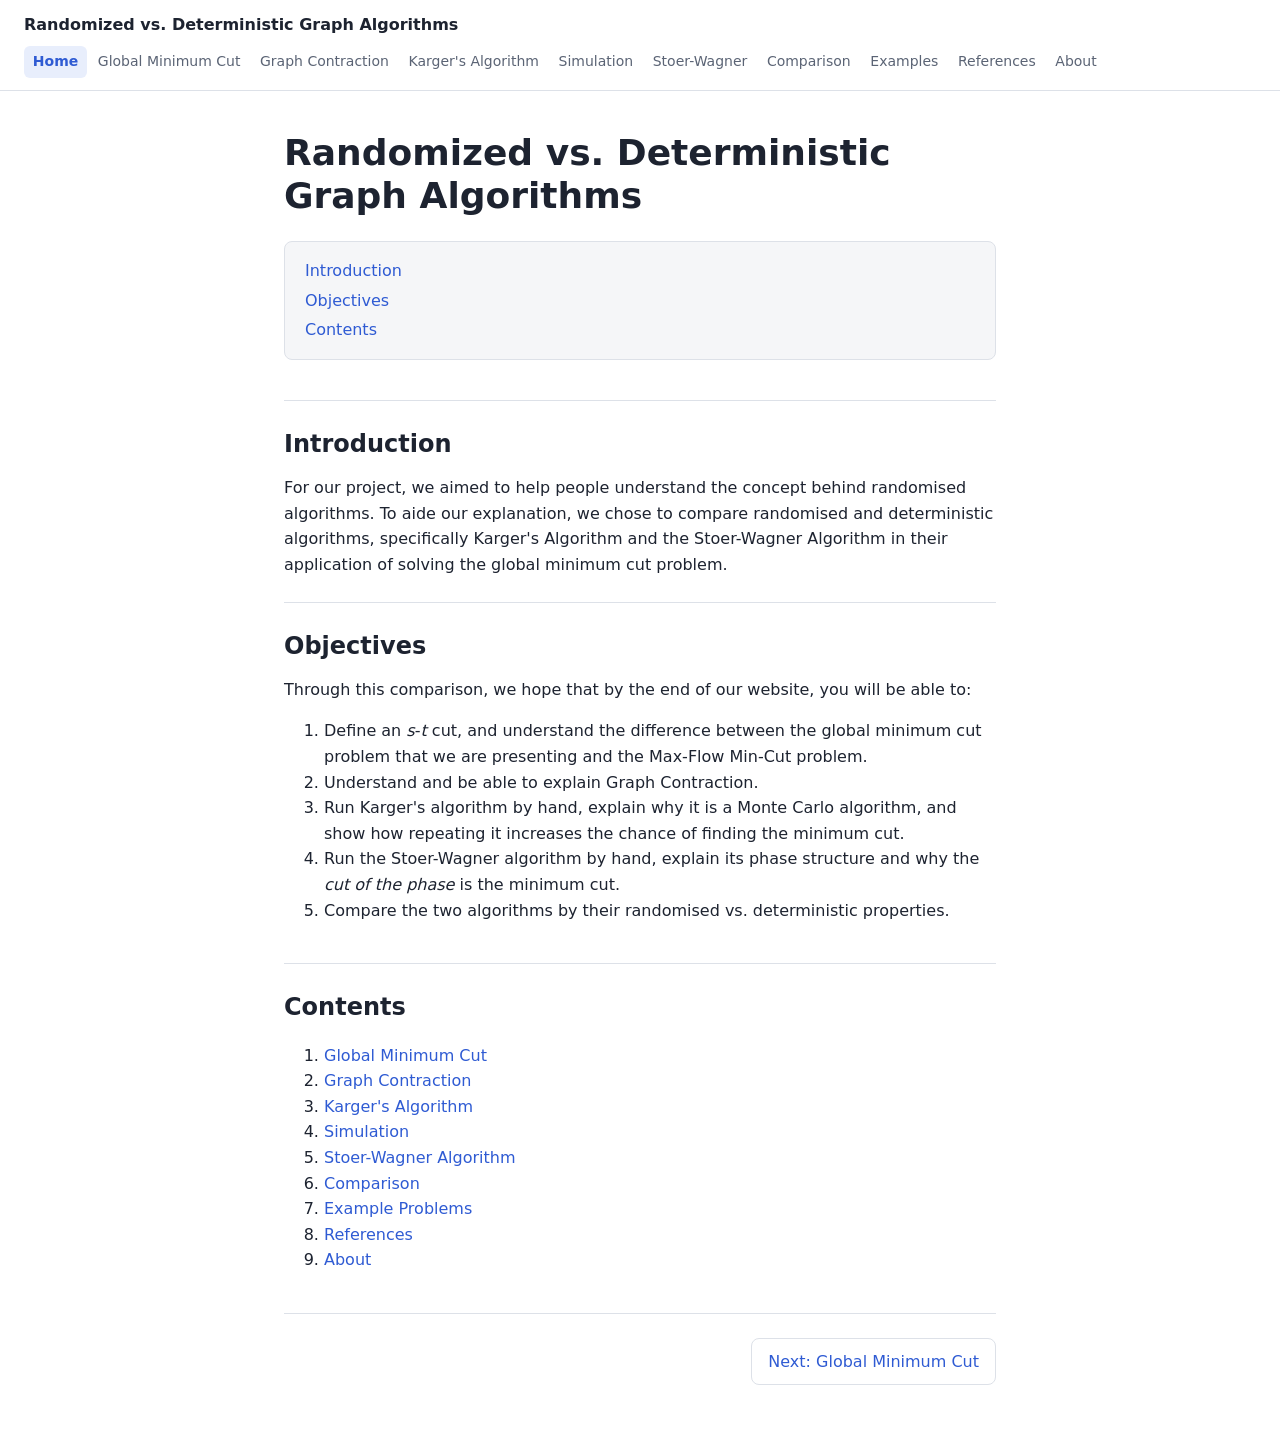
<file: Website/index.html>
<!DOCTYPE html>
<html lang="en">
<head>
  <meta charset="UTF-8">
  <meta name="viewport" content="width=device-width, initial-scale=1.0">
  <title>Randomized vs. Deterministic Graph Algorithms</title>
  <link rel="stylesheet" href="styles.css">
</head>
<body>
  <header>
    <a href="index.html">Randomized vs. Deterministic Graph Algorithms</a>
    <nav aria-label="Main">
      <ul>
        <li><a href="index.html" aria-current="page">Home</a></li>
        <li><a href="min-cut.html">Global Minimum Cut</a></li>
        <li><a href="contraction.html">Graph Contraction</a></li>
        <li><a href="karger.html">Karger's Algorithm</a></li>
        <li><a href="simulation.html">Simulation</a></li>
        <li><a href="stoer-wagner.html">Stoer-Wagner</a></li>
        <li><a href="comparison.html">Comparison</a></li>
        <li><a href="examples.html">Examples</a></li>
        <li><a href="references.html">References</a></li>
        <li><a href="about.html">About</a></li>
      </ul>
    </nav>
  </header>
  <main>
    <h1>Randomized vs. Deterministic Graph Algorithms</h1>
    <nav aria-label="On this page">
      <ul>
        <li><a href="#introduction">Introduction</a></li>
        <li><a href="#objectives">Objectives</a></li>
        <li><a href="#contents">Contents</a></li>
      </ul>
    </nav>
    <section id="introduction">
      <h2>Introduction</h2>
      For our project, we aimed to help people understand the concept behind randomised algorithms. To aide our explanation, we chose to compare randomised and deterministic algorithms, specifically Karger's Algorithm and the Stoer-Wagner Algorithm in their application of solving the global minimum cut problem.
    </section>
    <section id="objectives">
      <h2>Objectives</h2>
      Through this comparison, we hope that by the end of our website, you will be able to:
      <ol>
        <li>Define an <var>s</var>-<var>t</var> cut, and understand the difference between the global minimum cut problem that we are presenting and the Max-Flow Min-Cut problem.</li>
        <li>Understand and be able to explain Graph Contraction.</li>
        <li>Run Karger's algorithm by hand, explain why it is a Monte Carlo algorithm, and show how repeating it increases the chance of finding the minimum cut.</li>
        <li>Run the Stoer-Wagner algorithm by hand, explain its phase structure and why the <i>cut of the phase</i> is the minimum cut.</li>
        <li>Compare the two algorithms by their randomised vs. deterministic properties.</li>
      </ol>
    </section>
    <section id="contents">
      <h2>Contents</h2>
      <ol>
        <li><a href="min-cut.html">Global Minimum Cut</a></li>
        <li><a href="contraction.html">Graph Contraction</a></li>
        <li><a href="karger.html">Karger's Algorithm</a></li>
        <li><a href="simulation.html">Simulation</a></li>
        <li><a href="stoer-wagner.html">Stoer-Wagner Algorithm</a></li>
        <li><a href="comparison.html">Comparison</a></li>
        <li><a href="examples.html">Example Problems</a></li>
        <li><a href="references.html">References</a></li>
        <li><a href="about.html">About</a></li>
      </ol>
    </section>
  </main>
  <footer>
    <nav aria-label="Pagination">
      <a href="min-cut.html" rel="next">Next: Global Minimum Cut</a>
    </nav>
  </footer>
</body>
</html>
</file>
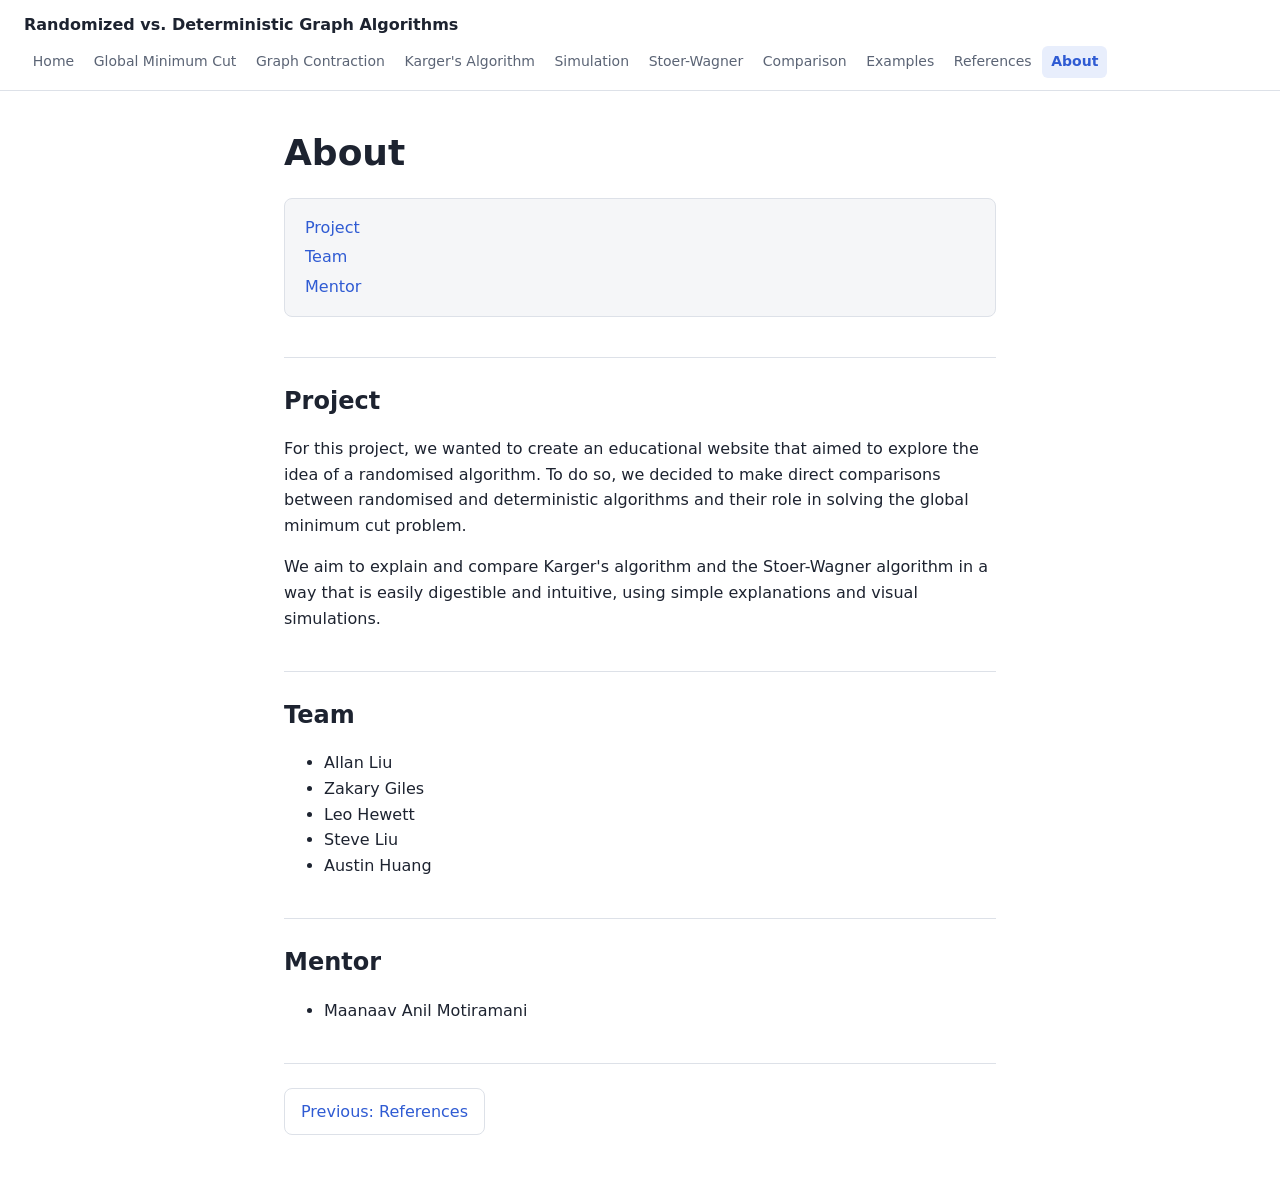
<file: Website/about.html>
<!DOCTYPE html>
<html lang="en">
<head>
  <meta charset="UTF-8">
  <meta name="viewport" content="width=device-width, initial-scale=1.0">
  <title>About | Randomized vs. Deterministic Graph Algorithms</title>
  <link rel="stylesheet" href="styles.css">
</head>
<body>
  <header>
    <a href="index.html">Randomized vs. Deterministic Graph Algorithms</a>
    <nav aria-label="Main">
      <ul>
        <li><a href="index.html">Home</a></li>
        <li><a href="min-cut.html">Global Minimum Cut</a></li>
        <li><a href="contraction.html">Graph Contraction</a></li>
        <li><a href="karger.html">Karger's Algorithm</a></li>
        <li><a href="simulation.html">Simulation</a></li>
        <li><a href="stoer-wagner.html">Stoer-Wagner</a></li>
        <li><a href="comparison.html">Comparison</a></li>
        <li><a href="examples.html">Examples</a></li>
        <li><a href="references.html">References</a></li>
        <li><a href="about.html" aria-current="page">About</a></li>
      </ul>
    </nav>
  </header>
  <main>
    <h1>About</h1>
    <nav aria-label="On this page">
      <ul>
        <li><a href="#project">Project</a></li>
        <li><a href="#team">Team</a></li>
        <li><a href="#mentor">Mentor</a></li>
      </ul>
    </nav>
    <section id="project">
      <h2>Project</h2>
      <p>For this project, we wanted to create an educational website that aimed to explore the idea of a randomised algorithm. To do so, we decided to make direct comparisons between randomised and deterministic algorithms and their role in solving the global minimum cut problem. </p>
      <p>We aim to explain and compare Karger's algorithm and the Stoer-Wagner algorithm in a way that is easily digestible and intuitive, using simple explanations and visual simulations.</p>
    </section>
    <section id="team">
      <h2>Team</h2>
      <ul>
        <li>Allan Liu</li>
        <li>Zakary Giles</li>
        <li>Leo Hewett</li>
        <li>Steve Liu</li>
        <li>Austin Huang</li>
      </ul>
    </section>
    <section id="mentor">
      <h2>Mentor</h2>
        <ul><li>Maanaav Anil Motiramani</li></ul>
    </section>
  </main>
  <footer>
    <nav aria-label="Pagination">
      <a href="references.html" rel="prev">Previous: References</a>
    </nav>
  </footer>
</body>
</html>
</file>
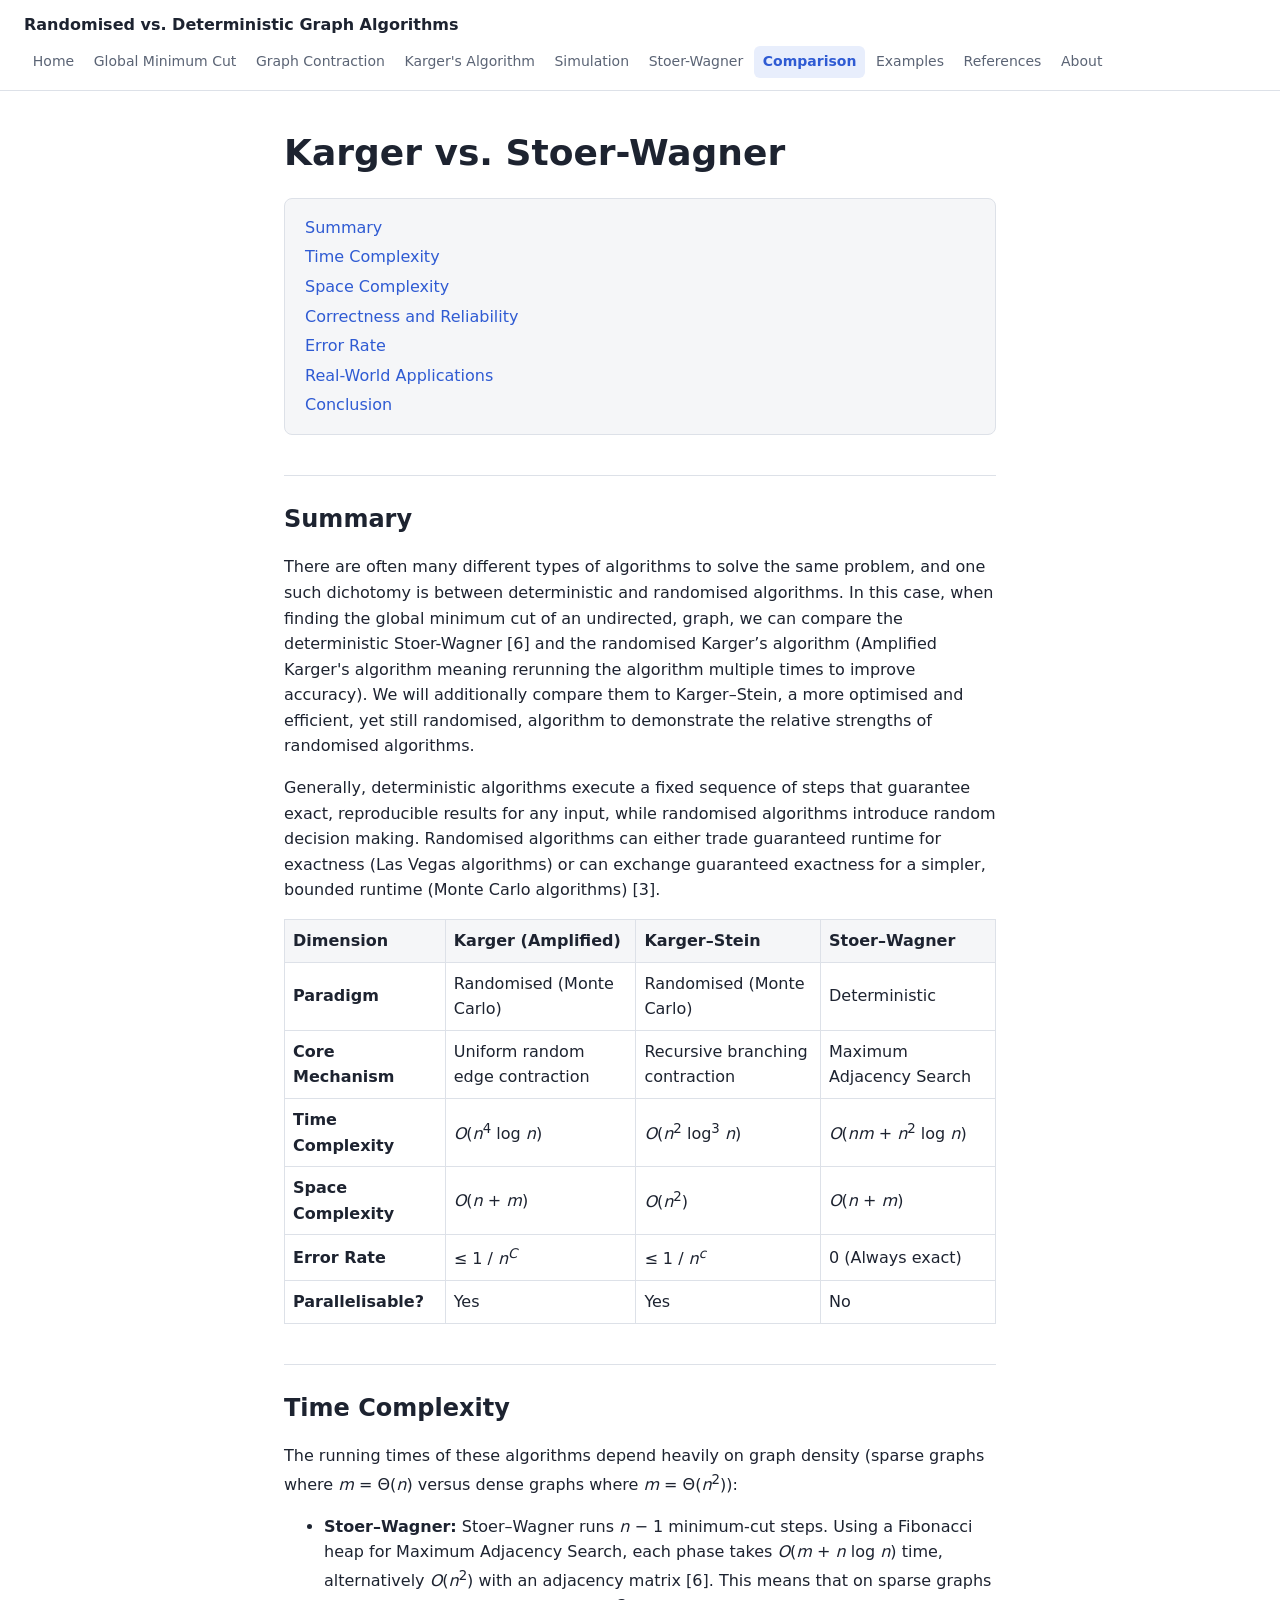
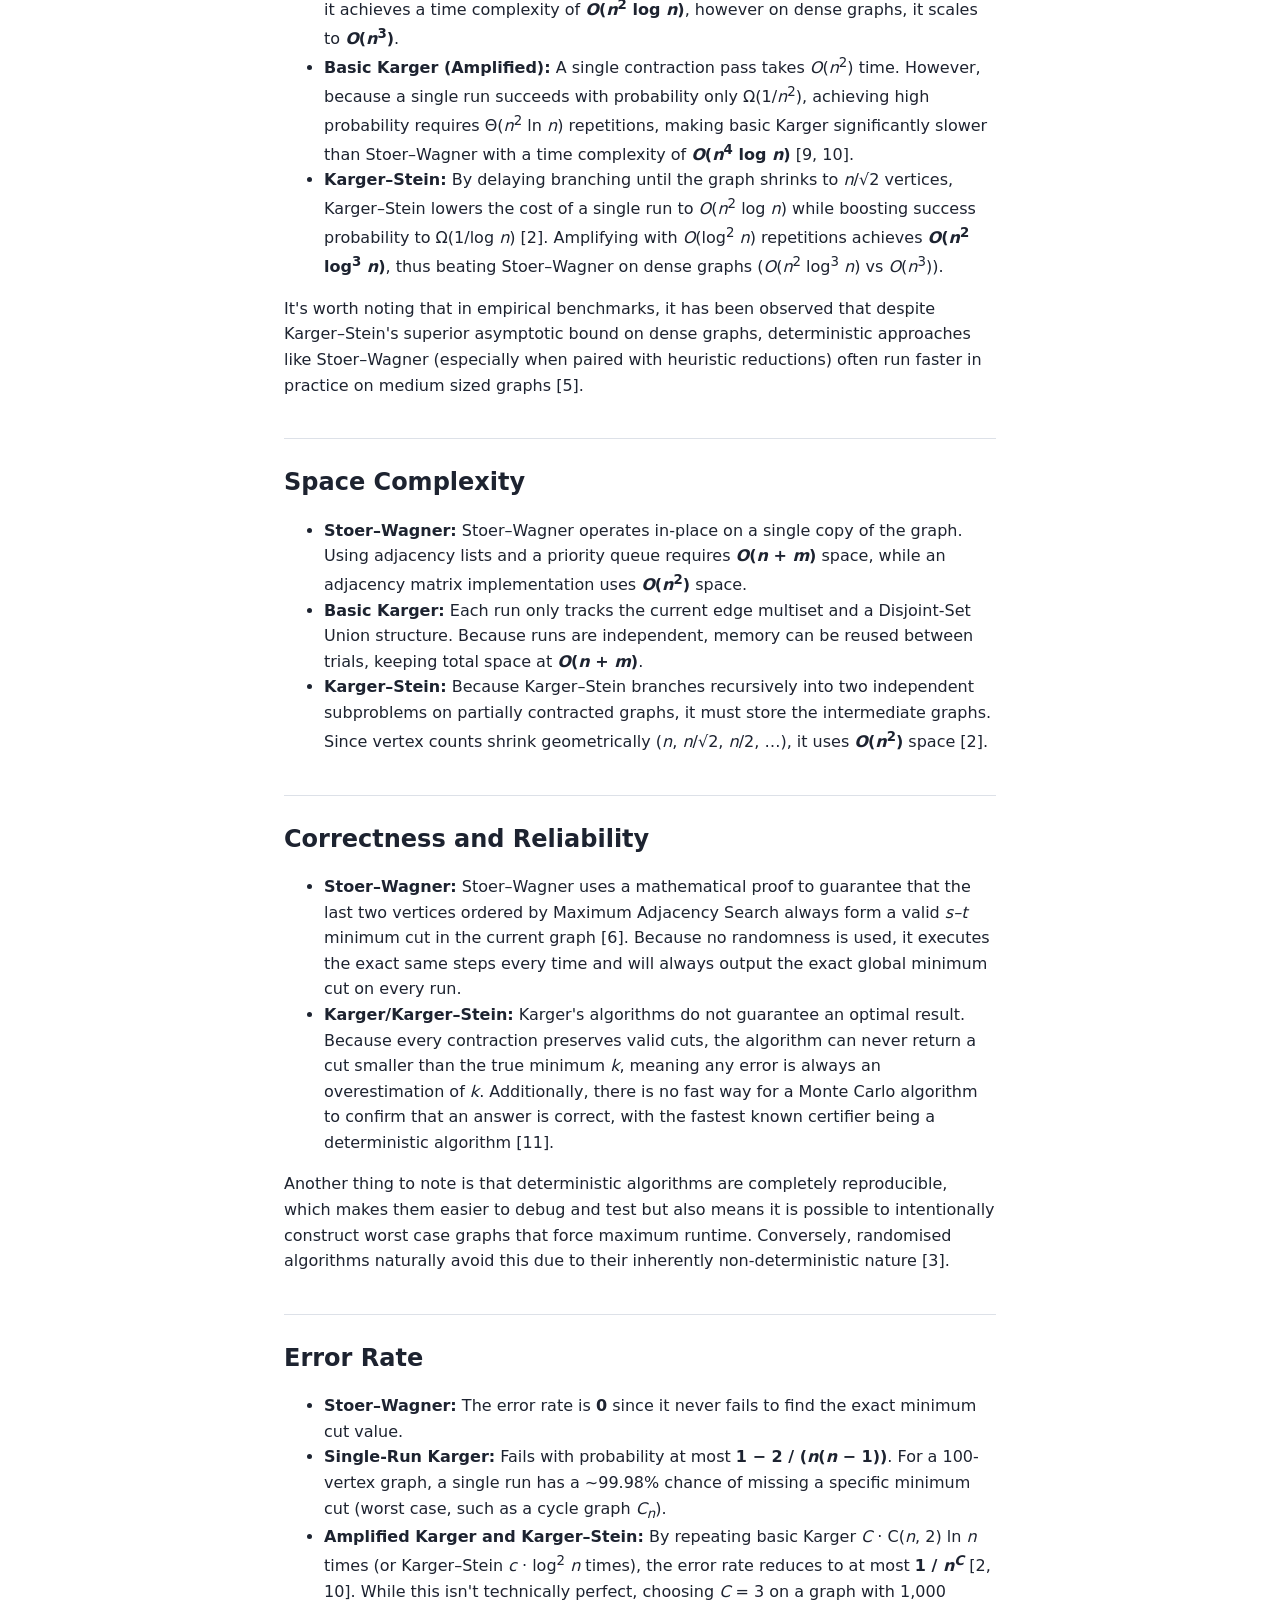
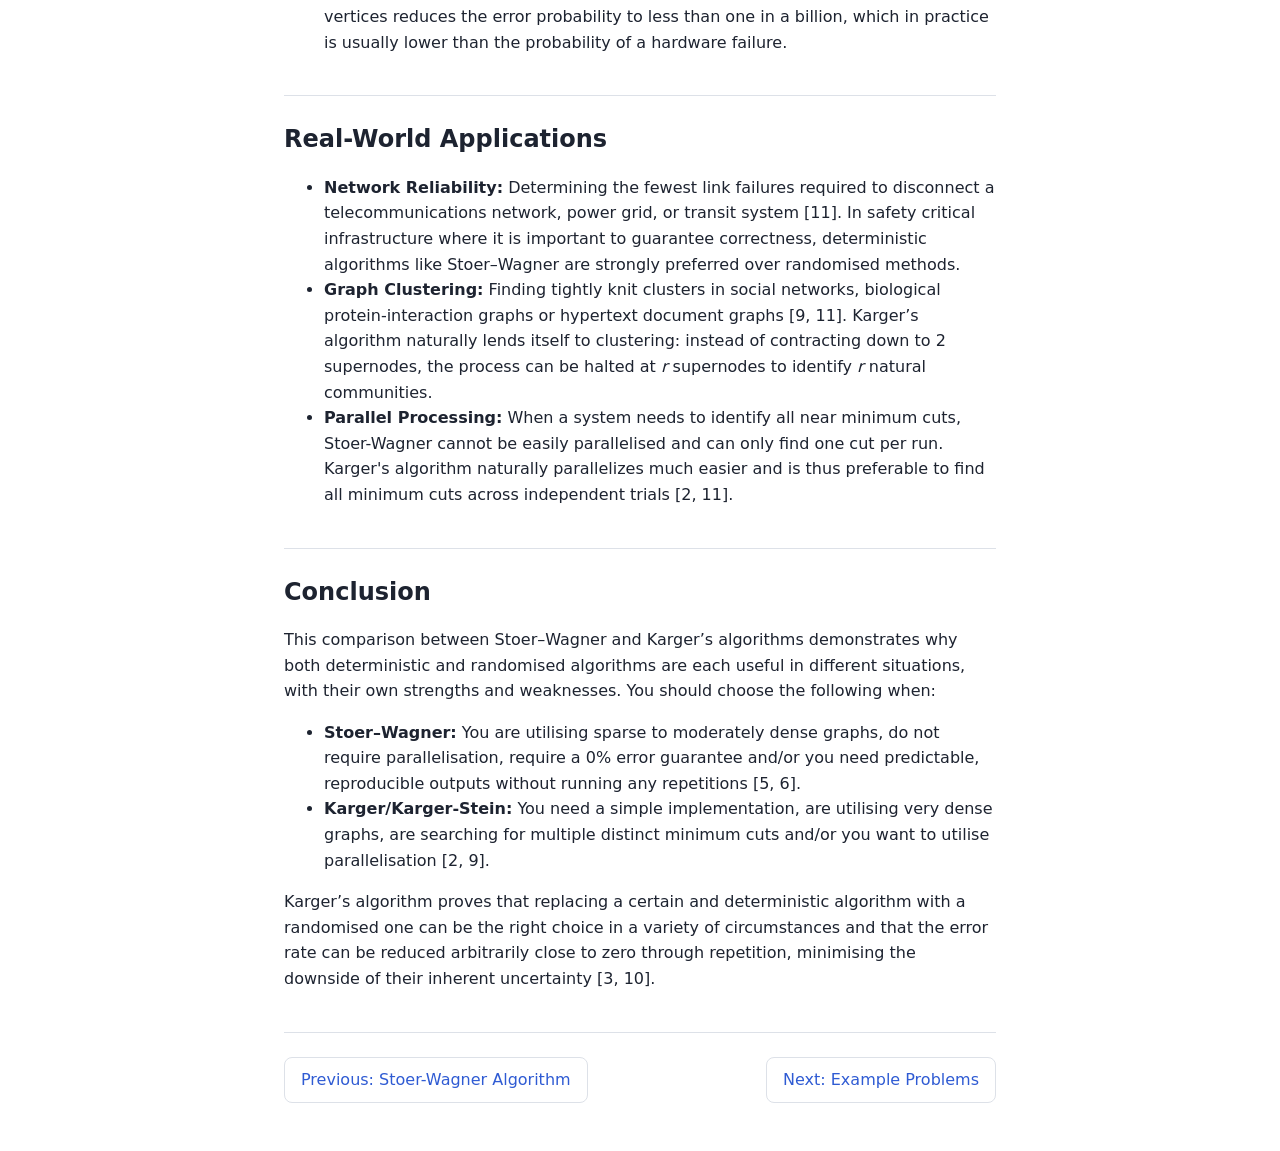
<file: Website/comparison.html>
<!DOCTYPE html>
<html lang="en">
<head>
  <meta charset="UTF-8">
  <meta name="viewport" content="width=device-width, initial-scale=1.0">
  <title>Comparison | Randomised vs. Deterministic Graph Algorithms</title>
  <link rel="stylesheet" href="styles.css">
</head>
<body>
  <header>
    <a href="index.html">Randomised vs. Deterministic Graph Algorithms</a>
    <nav aria-label="Main">
      <ul>
        <li><a href="index.html">Home</a></li>
        <li><a href="min-cut.html">Global Minimum Cut</a></li>
        <li><a href="contraction.html">Graph Contraction</a></li>
        <li><a href="karger.html">Karger's Algorithm</a></li>
        <li><a href="simulation.html">Simulation</a></li>
        <li><a href="stoer-wagner.html">Stoer-Wagner</a></li>
        <li><a href="comparison.html" aria-current="page">Comparison</a></li>
        <li><a href="examples.html">Examples</a></li>
        <li><a href="references.html">References</a></li>
        <li><a href="about.html">About</a></li>
      </ul>
    </nav>
  </header>
  <main>
    <h1>Karger vs. Stoer-Wagner</h1>
    <nav aria-label="On this page">
      <ul>
        <li><a href="#summary">Summary</a></li>
        <li><a href="#time-complexity">Time Complexity</a></li>
        <li><a href="#space-complexity">Space Complexity</a></li>
        <li><a href="#reliability">Correctness and Reliability</a></li>
        <li><a href="#error-rate">Error Rate</a></li>
        <li><a href="#applications">Real-World Applications</a></li>
        <li><a href="#conclusion">Conclusion</a></li>
      </ul>
    </nav>
    <section id="summary">
      <h2>Summary</h2>
      <p>
        There are often many different types of algorithms to solve the same problem, and one such dichotomy is between deterministic and randomised algorithms. 
        In this case, when finding the global minimum cut of an undirected, graph, we can compare the deterministic Stoer-Wagner [6] and the randomised Karger’s algorithm
        (Amplified Karger's algorithm meaning rerunning the algorithm multiple times to improve accuracy). We will additionally compare them to Karger–Stein, a more optimised
        and efficient, yet still randomised, algorithm to demonstrate the relative strengths of randomised algorithms.
        
      </p>
      <p>
        Generally, deterministic algorithms execute a fixed sequence of steps that guarantee exact, reproducible results for any input, while randomised algorithms
        introduce random decision making. Randomised algorithms can either trade guaranteed runtime for exactness (Las Vegas algorithms) or can exchange guaranteed 
        exactness for a simpler, bounded runtime (Monte Carlo algorithms) [3].
      </p>

      <table style="width:100%; border-collapse: collapse; margin: 1rem 0; border: 1px solid var(--border);">
        <thead>
          <tr style="background: var(--surface); text-align: left;">
            <th style="padding: 0.5rem; border: 1px solid var(--border);">Dimension</th>
            <th style="padding: 0.5rem; border: 1px solid var(--border);">Karger (Amplified)</th>
            <th style="padding: 0.5rem; border: 1px solid var(--border);">Karger–Stein</th>
            <th style="padding: 0.5rem; border: 1px solid var(--border);">Stoer–Wagner</th>
          </tr>
        </thead>
        <tbody>
          <tr>
            <td style="padding: 0.5rem; border: 1px solid var(--border); font-weight: 600;">Paradigm</td>
            <td style="padding: 0.5rem; border: 1px solid var(--border);">Randomised (Monte Carlo)</td>
            <td style="padding: 0.5rem; border: 1px solid var(--border);">Randomised (Monte Carlo)</td>
            <td style="padding: 0.5rem; border: 1px solid var(--border);">Deterministic</td>
          </tr>
          <tr>
            <td style="padding: 0.5rem; border: 1px solid var(--border); font-weight: 600;">Core Mechanism</td>
            <td style="padding: 0.5rem; border: 1px solid var(--border);">Uniform random edge contraction</td>
            <td style="padding: 0.5rem; border: 1px solid var(--border);">Recursive branching contraction</td>
            <td style="padding: 0.5rem; border: 1px solid var(--border);">Maximum Adjacency Search</td>
          </tr>
          <tr>
            <td style="padding: 0.5rem; border: 1px solid var(--border); font-weight: 600;">Time Complexity</td>
            <td style="padding: 0.5rem; border: 1px solid var(--border);"><em>O</em>(<em>n</em><sup>4</sup> log <em>n</em>)</td>
            <td style="padding: 0.5rem; border: 1px solid var(--border);"><em>O</em>(<em>n</em><sup>2</sup> log<sup>3</sup> <em>n</em>)</td>
            <td style="padding: 0.5rem; border: 1px solid var(--border);"><em>O</em>(<em>nm</em> + <em>n</em><sup>2</sup> log <em>n</em>)</td>
          </tr>
          <tr>
            <td style="padding: 0.5rem; border: 1px solid var(--border); font-weight: 600;">Space Complexity</td>
            <td style="padding: 0.5rem; border: 1px solid var(--border);"><em>O</em>(<em>n</em> + <em>m</em>)</td>
            <td style="padding: 0.5rem; border: 1px solid var(--border);"><em>O</em>(<em>n</em><sup>2</sup>)</td>
            <td style="padding: 0.5rem; border: 1px solid var(--border);"><em>O</em>(<em>n</em> + <em>m</em>)</td>
          </tr>
          <tr>
            <td style="padding: 0.5rem; border: 1px solid var(--border); font-weight: 600;">Error Rate</td>
            <td style="padding: 0.5rem; border: 1px solid var(--border);">&le; 1 / <em>n</em><sup><em>C</em></sup></td>
            <td style="padding: 0.5rem; border: 1px solid var(--border);">&le; 1 / <em>n</em><sup><em>c</em></sup></td>
            <td style="padding: 0.5rem; border: 1px solid var(--border);">0 (Always exact)</td>
          </tr>
          <tr>
            <td style="padding: 0.5rem; border: 1px solid var(--border); font-weight: 600;">Parallelisable?</td>
            <td style="padding: 0.5rem; border: 1px solid var(--border);">Yes</td>
            <td style="padding: 0.5rem; border: 1px solid var(--border);">Yes</td>
            <td style="padding: 0.5rem; border: 1px solid var(--border);">No</td>
          </tr>
        </tbody>
      </table>
    </section>

    <section id="time-complexity">
      <h2>Time Complexity</h2>
      <p>
        The running times of these algorithms depend heavily on graph density (sparse graphs where <em>m</em> = &Theta;(<em>n</em>) versus dense graphs where <em>m</em> = &Theta;(<em>n</em><sup>2</sup>)):
      </p>
      <ul>
        <li>
          <strong>Stoer–Wagner:</strong> Stoer–Wagner runs <em>n</em> &minus; 1
          minimum-cut steps. Using a Fibonacci heap for Maximum Adjacency Search, each phase takes <em>O</em>(<em>m</em> + <em>n</em> log <em>n</em>) time, alternatively 
          <em>O</em>(<em>n</em><sup>2</sup>) with an adjacency matrix [6]. This means that on sparse graphs it achieves a time complexity of 
          <strong><em>O</em>(<em>n</em><sup>2</sup> log <em>n</em>)</strong>, however on dense graphs, it scales to 
          <strong><em>O</em>(<em>n</em><sup>3</sup>)</strong>.
        </li>
        <li>
          <strong>Basic Karger (Amplified):</strong> A single contraction pass takes 
          <em>O</em>(<em>n</em><sup>2</sup>) time. However, because a single run succeeds with probability
          only &Omega;(1/<em>n</em><sup>2</sup>), achieving high probability requires &Theta;(<em>n</em><sup>2</sup> ln <em>n</em>) repetitions, making basic Karger significantly 
          slower than Stoer–Wagner with a time complexity of <strong><em>O</em>(<em>n</em><sup>4</sup> log <em>n</em>)</strong> [9, 10].
        </li>
        <li>
          <strong>Karger–Stein:</strong> By delaying branching until the graph shrinks to <em>n</em>/&radic;2 vertices, Karger–Stein lowers the 
          cost of a single run to <em>O</em>(<em>n</em><sup>2</sup> log <em>n</em>) while boosting success probability to &Omega;(1/log <em>n</em>) [2]. 
          Amplifying with <em>O</em>(log<sup>2</sup> <em>n</em>) repetitions achieves <strong><em>O</em>(<em>n</em><sup>2</sup> log<sup>3</sup> <em>n</em>)</strong>, 
          thus beating Stoer–Wagner on dense graphs (<em>O</em>(<em>n</em><sup>2</sup> log<sup>3</sup> <em>n</em>) vs <em>O</em>(<em>n</em><sup>3</sup>)).
        </li>
      </ul>
      <p>
        It's worth noting that in empirical benchmarks, it has been observed that despite Karger–Stein's superior asymptotic bound on dense graphs, deterministic 
        approaches like Stoer–Wagner (especially when paired with heuristic reductions) often run faster in practice on medium sized graphs [5].
      </p>
    </section>

    <section id="space-complexity">
      <h2>Space Complexity</h2>
      <ul>
        <li>
          <strong>Stoer–Wagner:</strong> 
          Stoer–Wagner operates in-place on a single copy of the graph. Using adjacency lists and a priority queue requires 
          <strong><em>O</em>(<em>n</em> + <em>m</em>)</strong> space, while an adjacency matrix implementation uses <strong><em>O</em>(<em>n</em><sup>2</sup>)</strong> space.
        </li>
        <li>
          <strong>Basic Karger:</strong> Each run only tracks the 
          current edge multiset and a Disjoint-Set Union structure. Because runs are independent, 
          memory can be reused between trials, keeping total space at <strong><em>O</em>(<em>n</em> + <em>m</em>)</strong>.
        </li>
        <li>
          <strong>Karger–Stein:</strong> Because Karger–Stein branches recursively 
          into two independent subproblems on partially contracted graphs, it must store the intermediate graphs. Since vertex counts shrink geometrically 
          (<em>n</em>, <em>n</em>/&radic;2, <em>n</em>/2, &hellip;), 
          it uses <strong><em>O</em>(<em>n</em><sup>2</sup>)</strong> space [2].
        </li>
      </ul>
    </section>

    <section id="reliability">
      <h2>Correctness and Reliability</h2>
      <ul>
        <li>
          <strong>Stoer–Wagner:</strong> Stoer–Wagner uses a mathematical proof to guarantee that the last 
          two vertices ordered by Maximum Adjacency Search always form a valid <em>s–t</em> minimum cut in the current graph [6]. 
          Because no randomness is used, it executes the exact same steps every time and will always output the exact global minimum 
          cut on every run.
        </li>
        <li>
          <strong>Karger/Karger–Stein:</strong> Karger's algorithms do not guarantee an optimal result. Because every contraction 
          preserves valid cuts, the algorithm can never return a cut smaller than the true minimum <em>k</em>, meaning any error 
          is always an overestimation of <em>k</em>. Additionally, there is no fast way for a Monte Carlo algorithm to confirm
          that an answer is correct, with the fastest known certifier being a deterministic algorithm [11].
        </li>
      </ul>
      <p>
        Another thing to note is that deterministic algorithms are completely reproducible, which makes them easier to debug and test but also means it is possible
        to intentionally construct worst case graphs that force maximum runtime. Conversely, randomised algorithms naturally avoid this 
        due to their inherently non-deterministic nature [3].
      </p>
    </section>

    <section id="error-rate">
      <h2>Error Rate</h2>
      <ul>
        <li>
          <strong>Stoer–Wagner:</strong> The error rate is <strong>0</strong> since it never fails to find the exact minimum cut value.
        </li>
        <li>
          <strong>Single-Run Karger:</strong> Fails with probability at most <strong>1 &minus; 2 / (<em>n</em>(<em>n</em> &minus; 1))</strong>. 
          For a 100-vertex graph, a single run has a ~99.98% chance of missing a specific minimum cut 
          (worst case, such as a cycle graph <em>C<sub>n</sub></em>).
        </li>
        <li>
          <strong>Amplified Karger and Karger–Stein:</strong> By repeating basic Karger <em>C</em> &middot; C(<em>n</em>, 2) ln <em>n</em> times 
          (or Karger–Stein <em>c</em> &middot; log<sup>2</sup> <em>n</em> times), the error rate reduces to at most 
          <strong>1 / <em>n</em><sup><em>C</em></sup></strong> [2, 10]. While this isn't technically perfect, choosing <em>C</em> = 3 on a graph with 
          1,000 vertices reduces the error probability to less than one in a billion, which in practice is usually lower than the probability of a hardware failure.
        </li>
      </ul>
    </section>

    <section id="applications">
      <h2>Real-World Applications</h2>
      <ul>
        <li>
          <strong>Network Reliability:</strong> Determining the fewest link failures required to disconnect a telecommunications network, 
          power grid, or transit system [11]. In safety critical infrastructure where it is important to guarantee correctness, 
          deterministic algorithms like Stoer–Wagner are strongly preferred over randomised methods.
        </li>
        <li>
          <strong>Graph Clustering:</strong> Finding tightly knit clusters in social networks, biological protein-interaction graphs 
          or hypertext document graphs [9, 11]. Karger’s algorithm naturally lends itself to clustering: instead of contracting down 
          to 2 supernodes, the process can be halted at <em>r</em> supernodes to identify <em>r</em> natural communities.
        </li>
        <li>
          <strong>Parallel Processing:</strong> When a system needs to identify all near minimum cuts, Stoer-Wagner cannot be easily
          parallelised and can only find one cut per run. Karger's algorithm naturally parallelizes much easier and is thus preferable
          to find all minimum cuts across independent trials [2, 11].
        </li>
      </ul>
    </section>

    <section id="conclusion">
      <h2>Conclusion</h2>
      <p>
        This comparison between Stoer–Wagner and Karger’s algorithms demonstrates why both deterministic and randomised algorithms are each useful
        in different situations, with their own strengths and weaknesses. You should choose the following when:
      </p>
      <ul>
        <li>
          <strong>Stoer–Wagner:</strong> You are utilising sparse to moderately dense graphs, 
          do not require parallelisation, require a 0% error guarantee and/or you need predictable, 
          reproducible outputs without running any repetitions [5, 6].
        </li>
        <li>
          <strong>Karger/Karger-Stein:</strong> You need a simple implementation, are utilising very dense graphs, 
          are searching for multiple distinct minimum cuts and/or you want to utilise parallelisation [2, 9].
        </li>
      </ul>
      <p>
        Karger’s algorithm proves that replacing a certain and deterministic algorithm with a randomised one 
        can be the right choice in a variety of circumstances and that the error rate can be reduced arbitrarily
        close to zero through repetition, minimising the downside of their inherent uncertainty [3, 10].
      </p>
    </section>
  </main>
  <footer>
    <nav aria-label="Pagination">
      <a href="stoer-wagner.html" rel="prev">Previous: Stoer-Wagner Algorithm</a>
      <a href="examples.html" rel="next">Next: Example Problems</a>
    </nav>
  </footer>
</body>
</html>
</file>
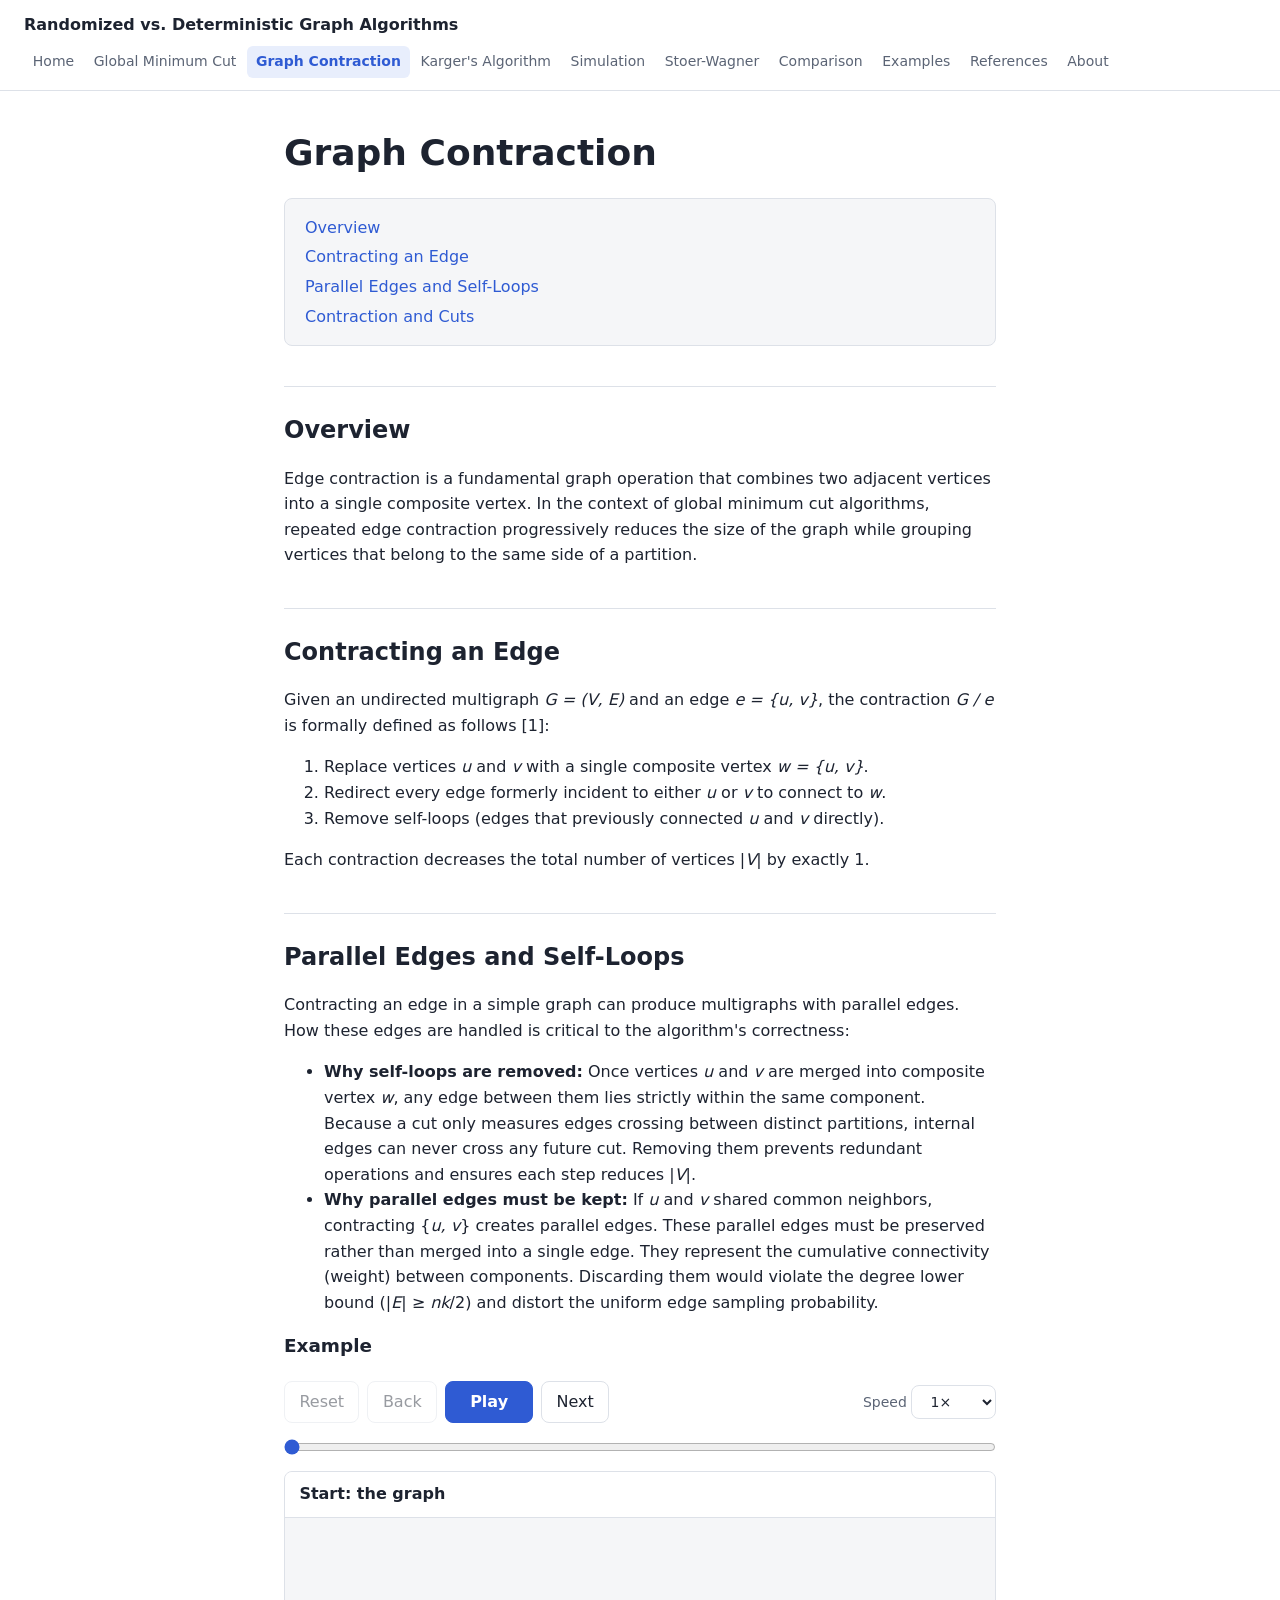
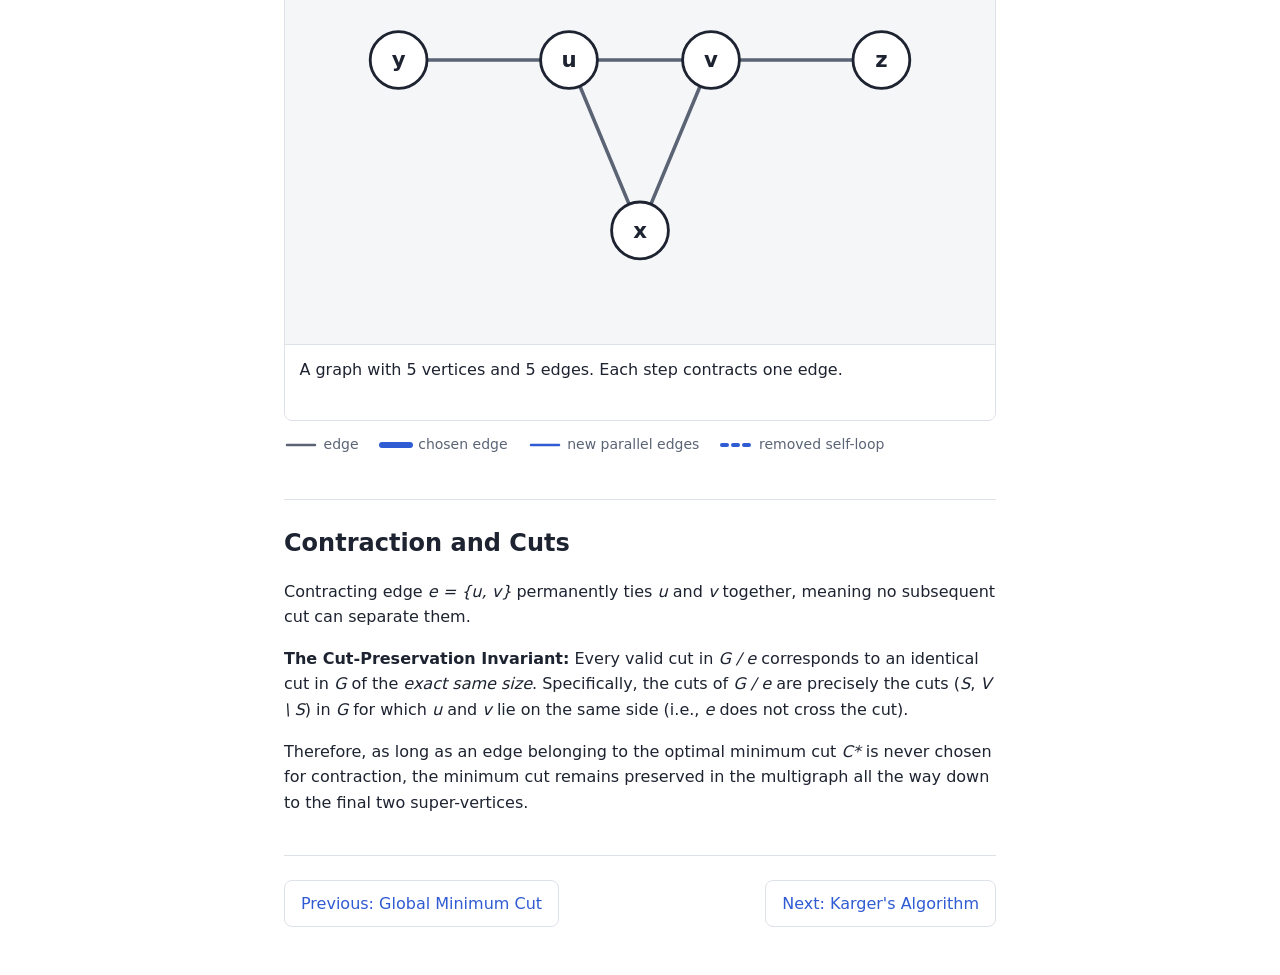
<file: Website/contraction.html>
<!DOCTYPE html>
<html lang="en">
<head>
  <meta charset="UTF-8">
  <meta name="viewport" content="width=device-width, initial-scale=1.0">
  <title>Graph Contraction | Randomized vs. Deterministic Graph Algorithms</title>
  <link rel="stylesheet" href="styles.css">
</head>
<body>
  <header>
    <a href="index.html">Randomized vs. Deterministic Graph Algorithms</a>
    <nav aria-label="Main">
      <ul>
        <li><a href="index.html">Home</a></li>
        <li><a href="min-cut.html">Global Minimum Cut</a></li>
        <li><a href="contraction.html" aria-current="page">Graph Contraction</a></li>
        <li><a href="karger.html">Karger's Algorithm</a></li>
        <li><a href="simulation.html">Simulation</a></li>
        <li><a href="stoer-wagner.html">Stoer-Wagner</a></li>
        <li><a href="comparison.html">Comparison</a></li>
        <li><a href="examples.html">Examples</a></li>
        <li><a href="references.html">References</a></li>
        <li><a href="about.html">About</a></li>
      </ul>
    </nav>
  </header>
  <main>
    <h1>Graph Contraction</h1>
    <nav aria-label="On this page">
      <ul>
        <li><a href="#overview">Overview</a></li>
        <li><a href="#contracting-an-edge">Contracting an Edge</a></li>
        <li><a href="#parallel-edges">Parallel Edges and Self-Loops</a></li>
        <li><a href="#contraction-and-cuts">Contraction and Cuts</a></li>
      </ul>
    </nav>

    <section id="overview">
      <h2>Overview</h2>
      <p>
        Edge contraction is a fundamental graph operation that combines two adjacent vertices into a single composite vertex. In the context of global minimum cut algorithms, repeated edge contraction progressively reduces the size of the graph while grouping vertices that belong to the same side of a partition.
      </p>
    </section>

    <section id="contracting-an-edge">
      <h2>Contracting an Edge</h2>
      <p>
        Given an undirected multigraph <em>G = (V, E)</em> and an edge <em>e = {u, v}</em>, the contraction <em>G / e</em> is formally defined as follows [1]:
      </p>
      <ol>
        <li>Replace vertices <em>u</em> and <em>v</em> with a single composite vertex <em>w = {u, v}</em>.</li>
        <li>Redirect every edge formerly incident to either <em>u</em> or <em>v</em> to connect to <em>w</em>.</li>
        <li>Remove self-loops (edges that previously connected <em>u</em> and <em>v</em> directly).</li>
      </ol>
      <p>
        Each contraction decreases the total number of vertices |<em>V</em>| by exactly 1.
      </p>
    </section>

    <section id="parallel-edges">
      <h2>Parallel Edges and Self-Loops</h2>
      <p>
        Contracting an edge in a simple graph can produce multigraphs with parallel edges. How these edges are handled is critical to the algorithm's correctness:
      </p>
      <ul>
        <li>
          <strong>Why self-loops are removed:</strong> Once vertices <em>u</em> and <em>v</em> are merged into composite vertex <em>w</em>, any edge between them lies strictly within the same component. Because a cut only measures edges crossing between distinct partitions, internal edges can never cross any future cut. Removing them prevents redundant operations and ensures each step reduces |<em>V</em>|.
        </li>
        <li>
          <strong>Why parallel edges must be kept:</strong> If <em>u</em> and <em>v</em> shared common neighbors, contracting {<em>u, v</em>} creates parallel edges. These parallel edges must be preserved rather than merged into a single edge. They represent the cumulative connectivity (weight) between components. Discarding them would violate the degree lower bound (|<em>E</em>| &ge; <em>nk</em>/2) and distort the uniform edge sampling probability.
        </li>
      </ul>
      <h3>Example</h3>
      <figure class="graph-animation" data-kind="contraction"
              data-layout='{"u": [230, 110], "v": [330, 110], "x": [280, 230], "y": [110, 110], "z": [450, 110]}'>
        <script type="application/json">
          {
            "vertices": ["u", "v", "x", "y", "z"],
            "edges": [["u", "v"], ["u", "x"], ["v", "x"], ["u", "y"], ["v", "z"]],
            "contract": [[["u"], ["v"]], [["u", "v"], ["x"]]]
          }
        </script>
        <noscript>This animation needs JavaScript.</noscript>
      </figure>
    </section>

    <section id="contraction-and-cuts">
      <h2>Contraction and Cuts</h2>
      <p>
        Contracting edge <em>e = {u, v}</em> permanently ties <em>u</em> and <em>v</em> together, meaning no subsequent cut can separate them. 
      </p>
      <p>
        <strong>The Cut-Preservation Invariant:</strong> Every valid cut in <em>G / e</em> corresponds to an identical cut in <em>G</em> of the <em>exact same size</em>. Specifically, the cuts of <em>G / e</em> are precisely the cuts (<em>S</em>, <em>V \ S</em>) in <em>G</em> for which <em>u</em> and <em>v</em> lie on the same side (i.e., <em>e</em> does not cross the cut).
      </p>
      <p>
        Therefore, as long as an edge belonging to the optimal minimum cut <em>C*</em> is never chosen for contraction, the minimum cut remains preserved in the multigraph all the way down to the final two super-vertices.
      </p>
    </section>
  </main>
  <footer>
    <nav aria-label="Pagination">
      <a href="min-cut.html" rel="prev">Previous: Global Minimum Cut</a>
      <a href="karger.html" rel="next">Next: Karger's Algorithm</a>
    </nav>
  </footer>
  <script src="graph-animation.js"></script>
</body>
</html>
</file>
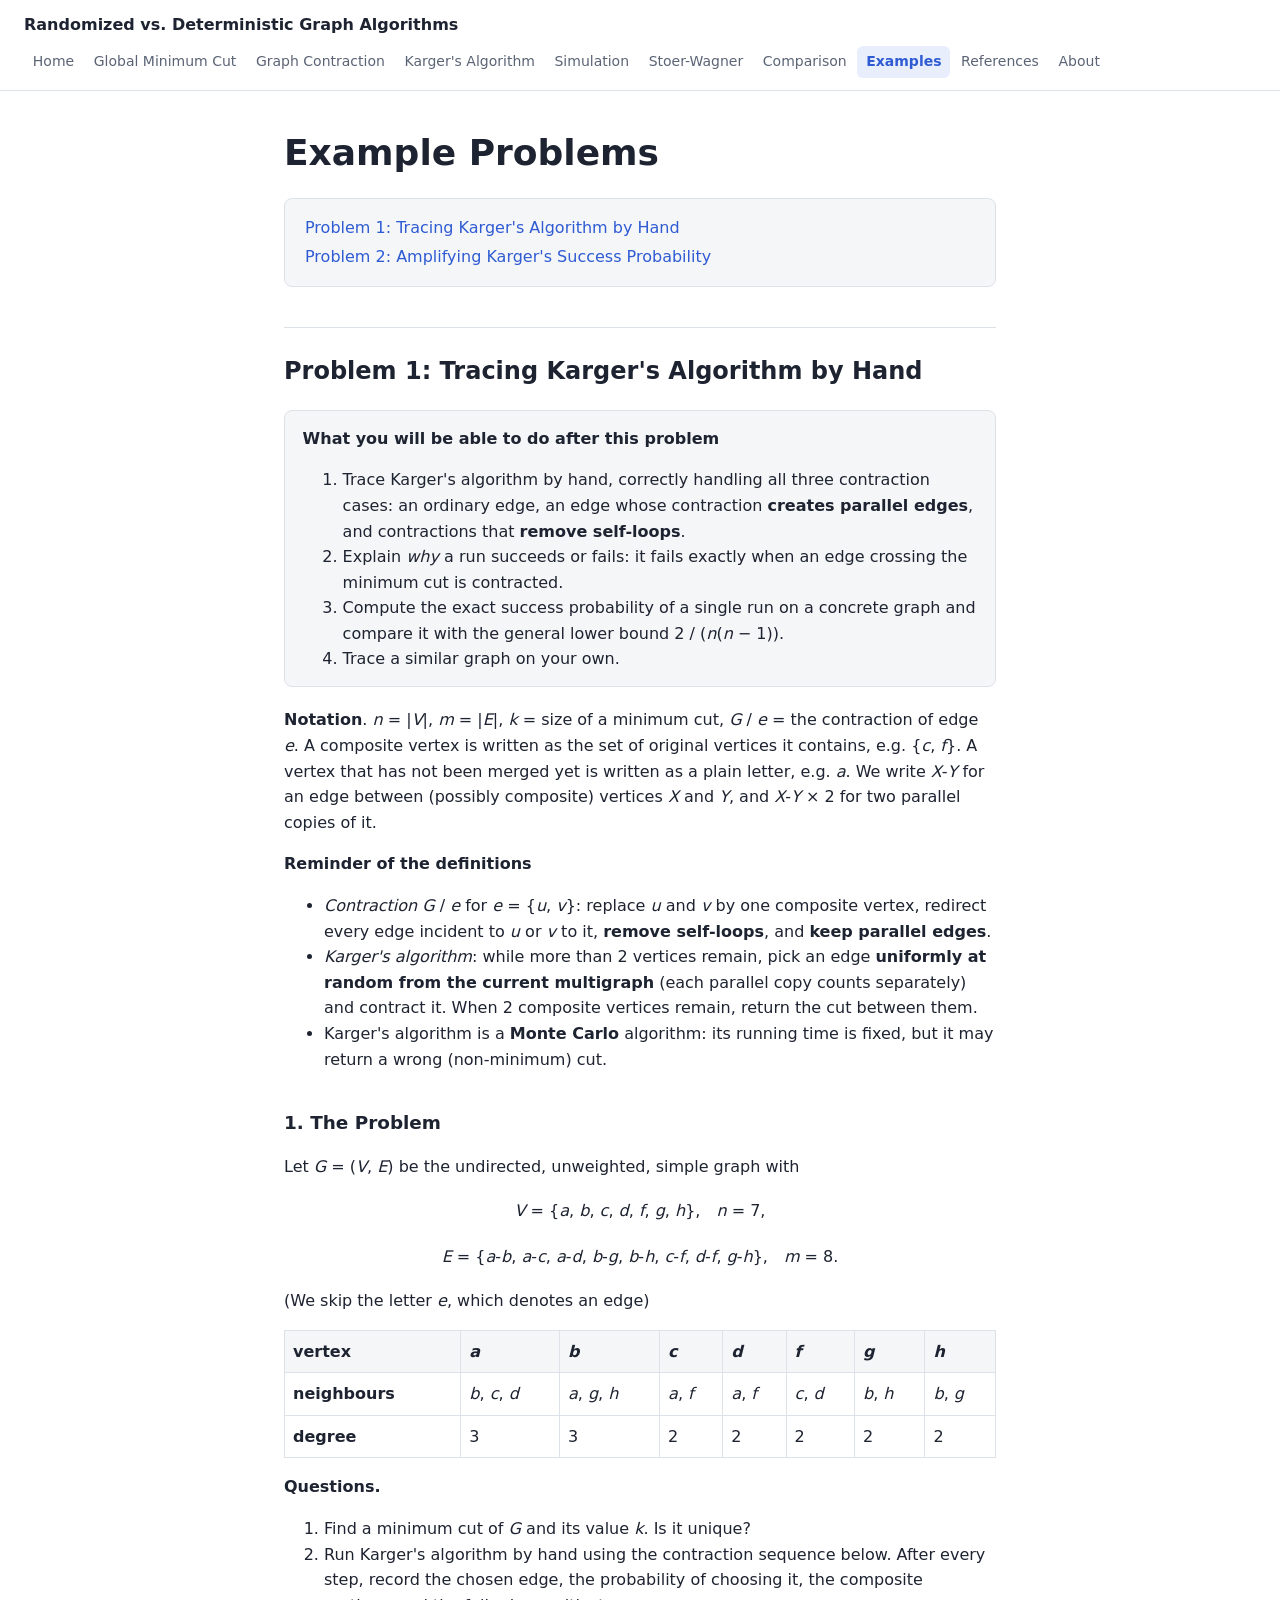
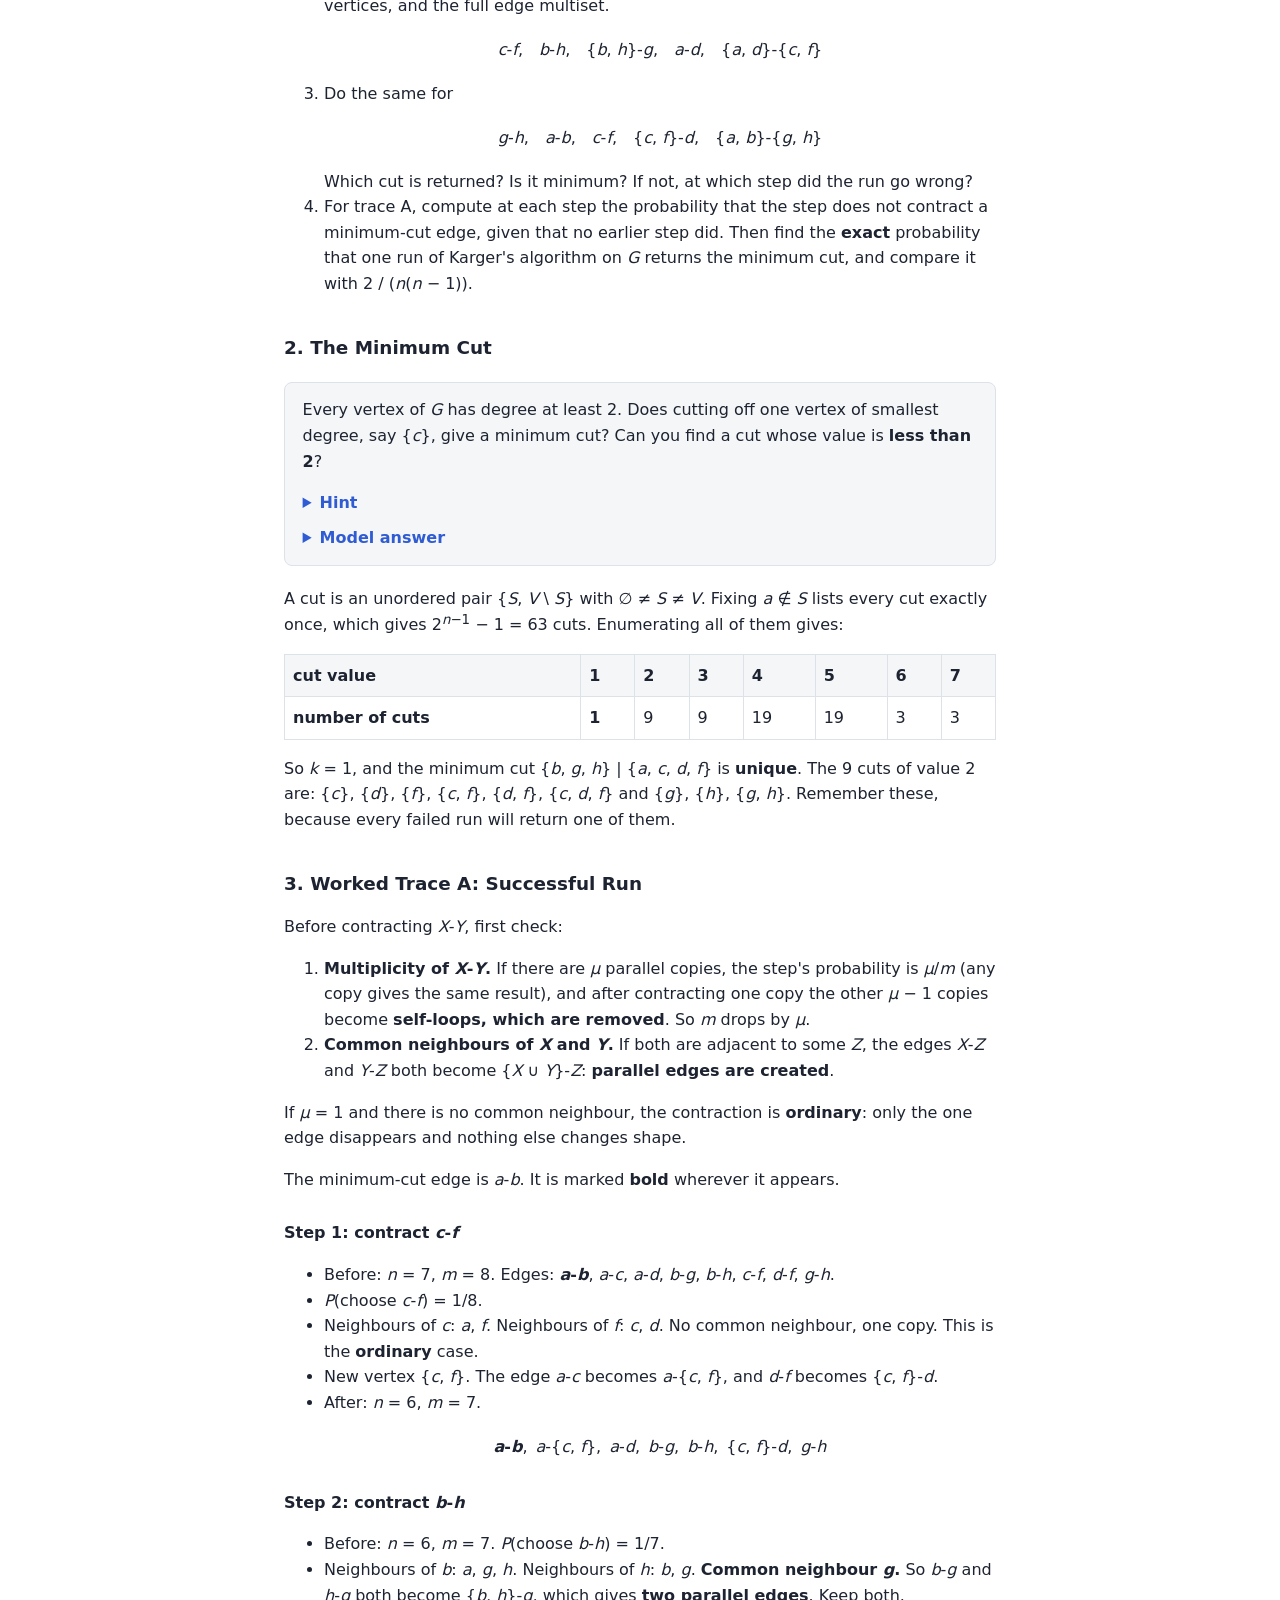
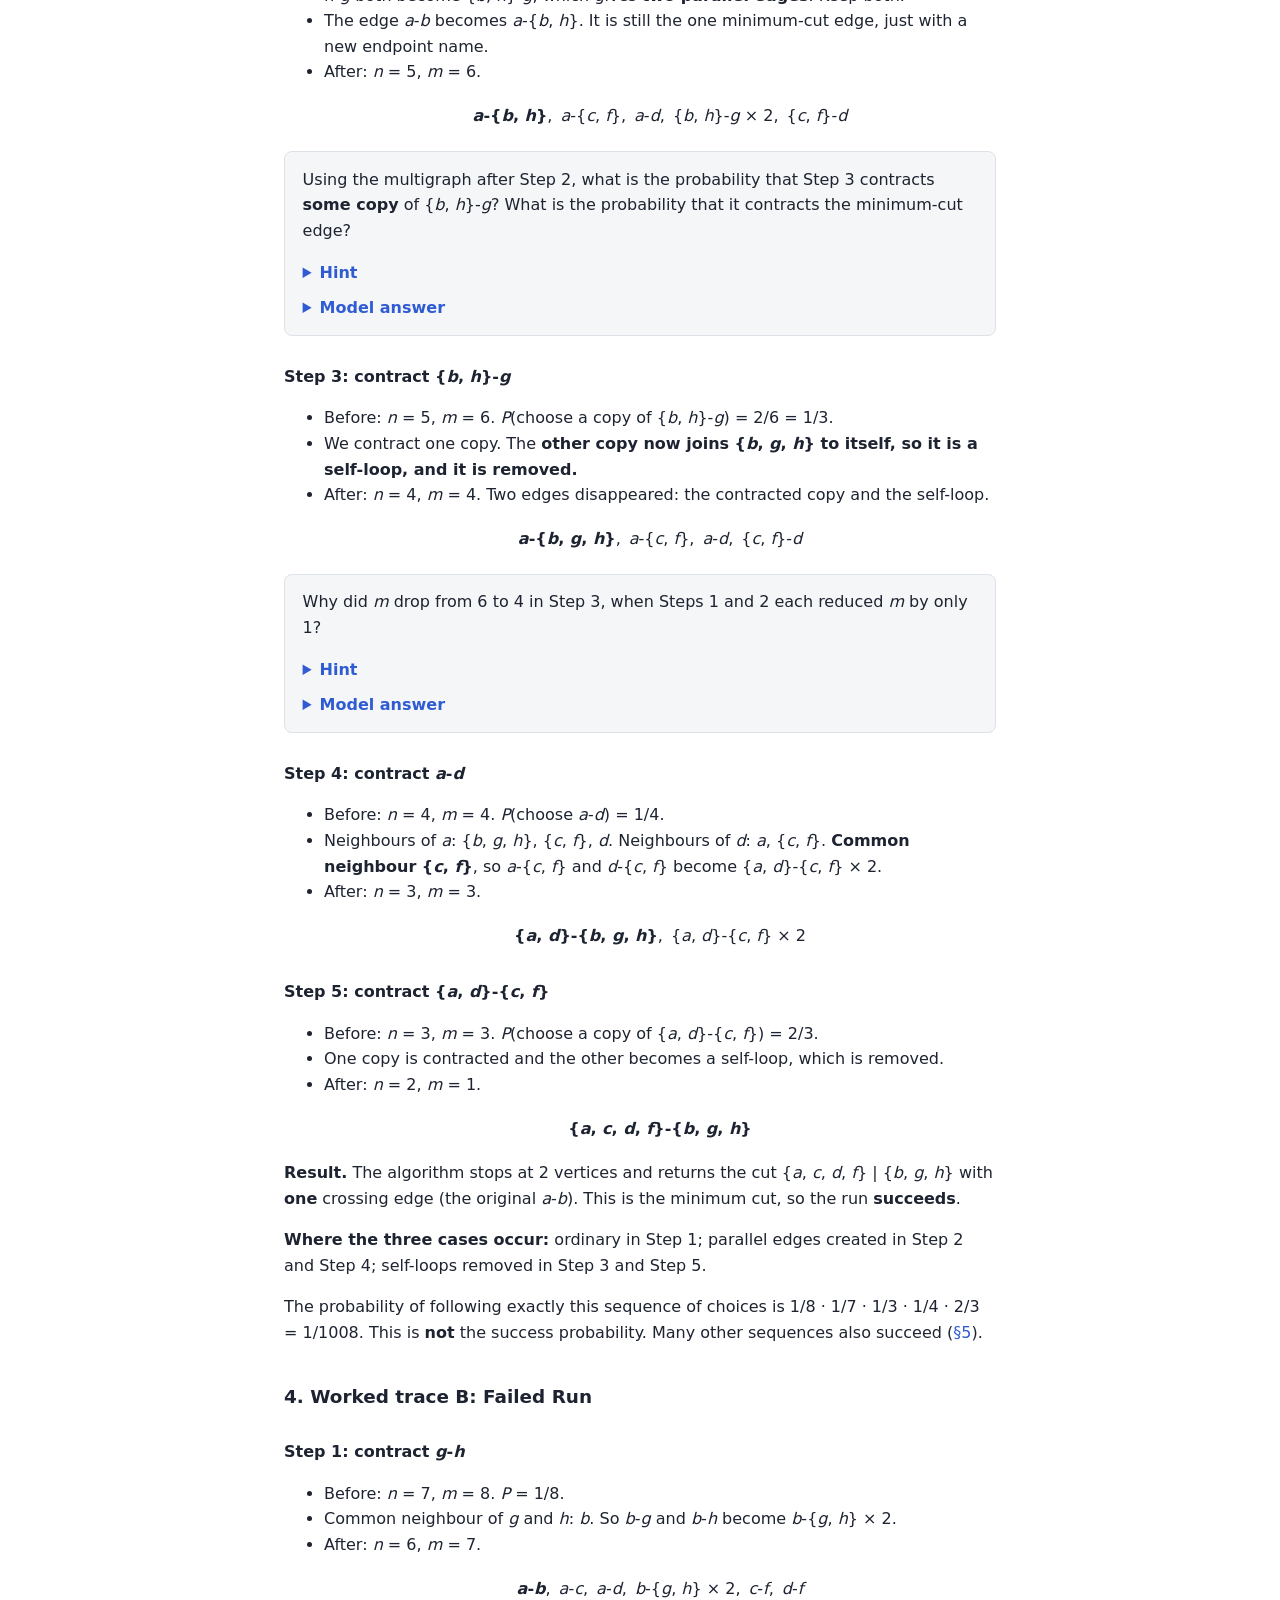
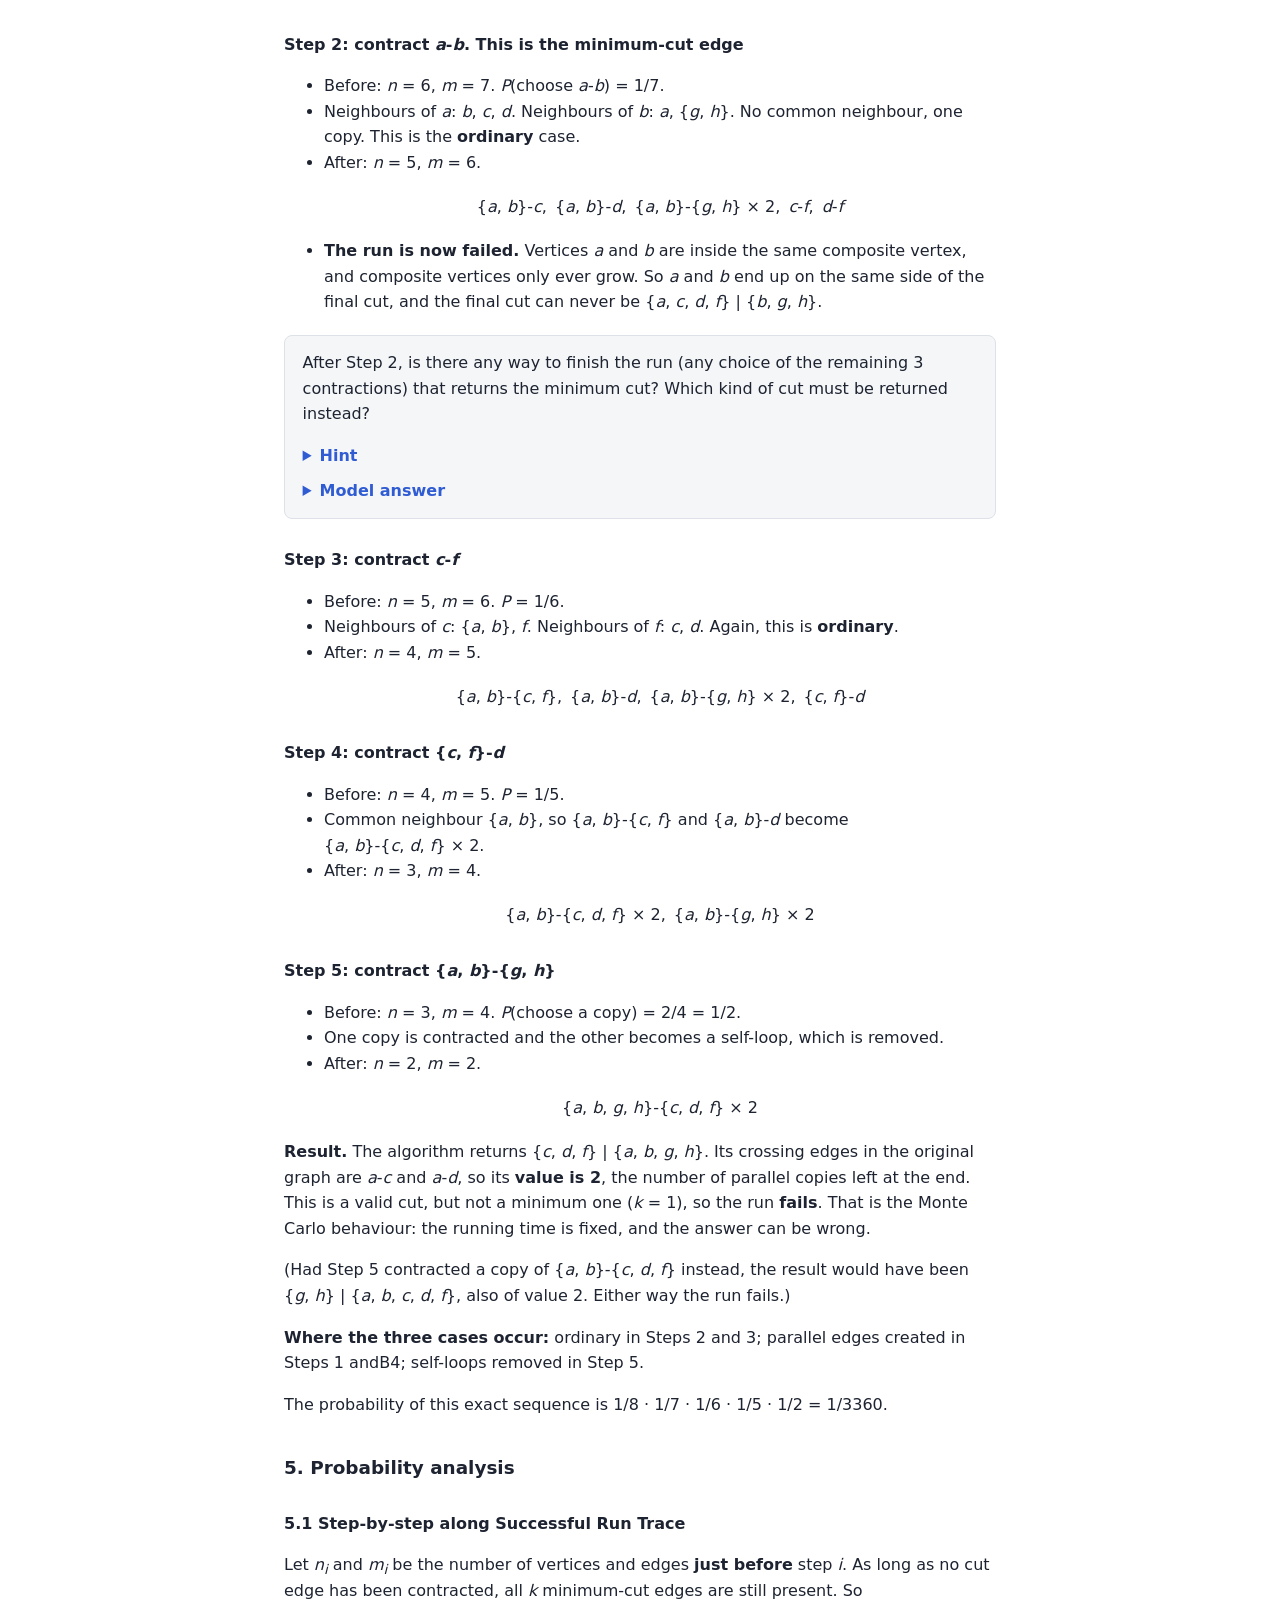
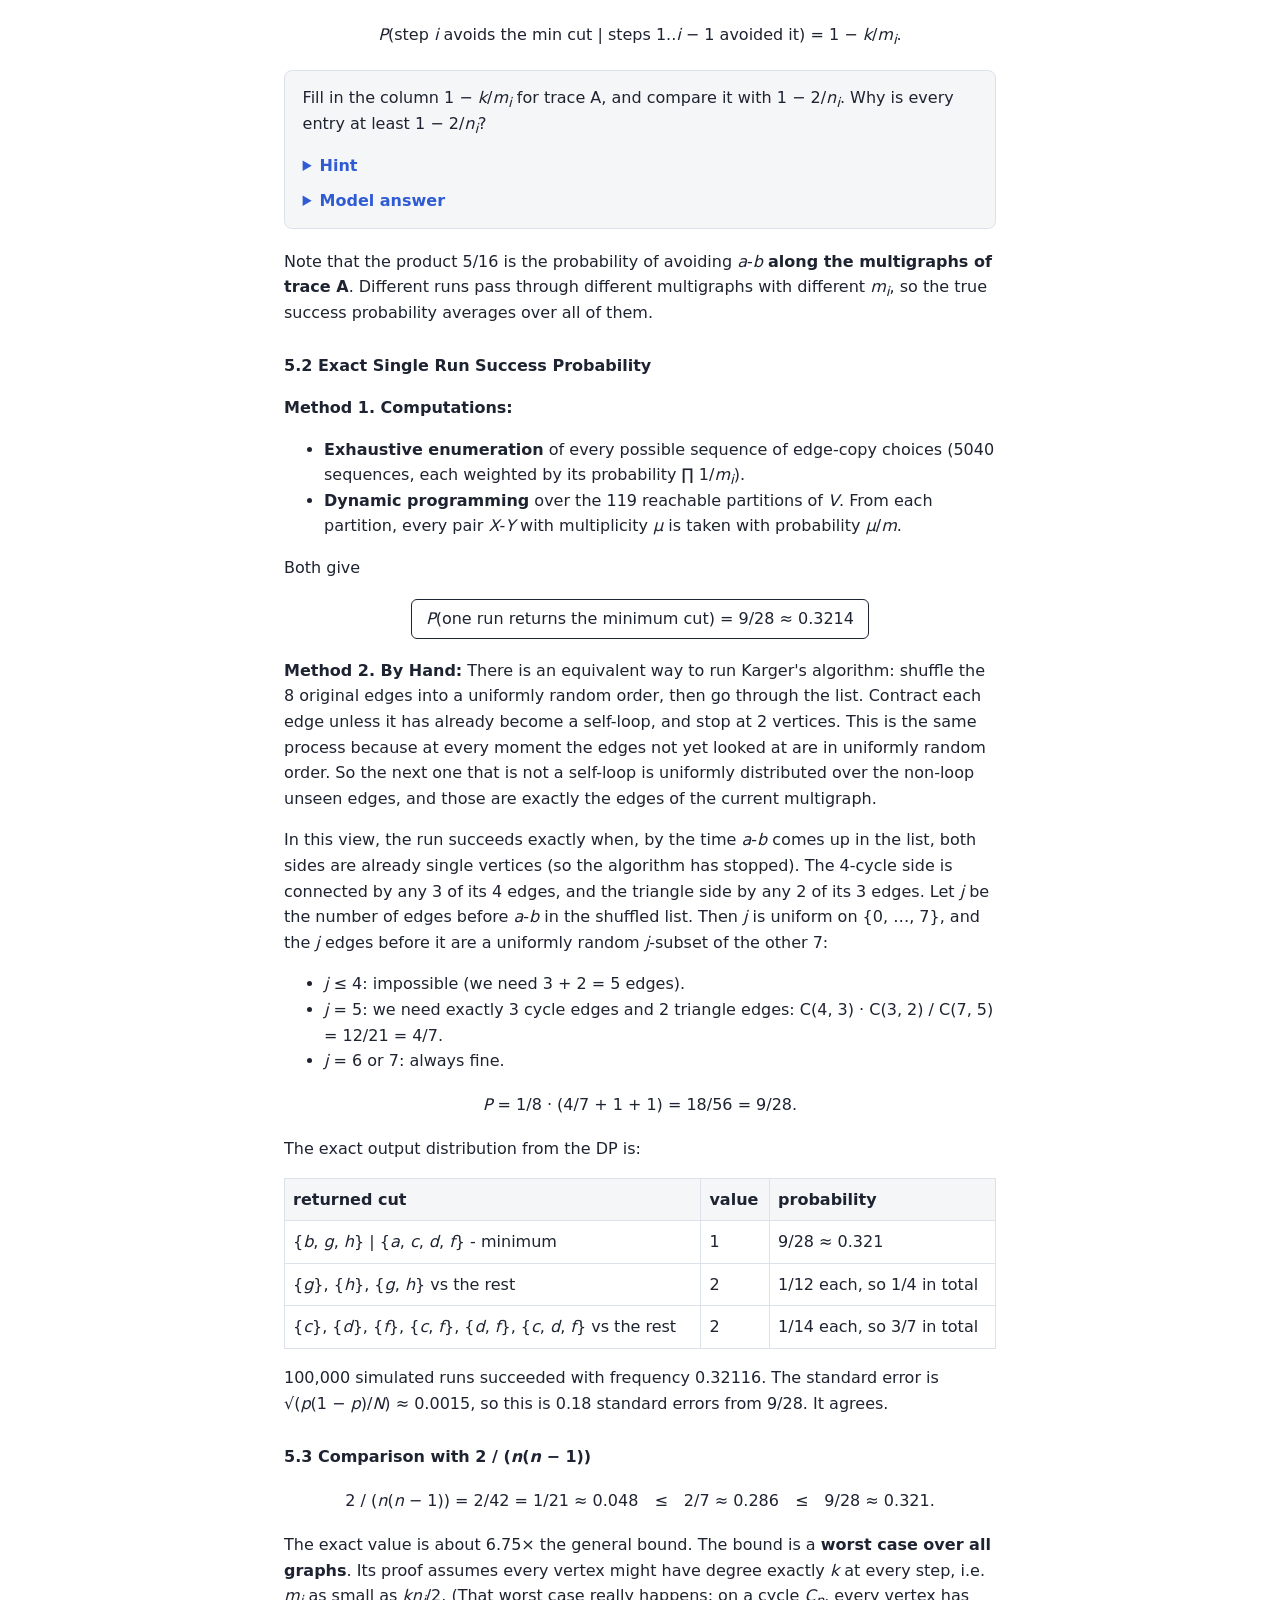
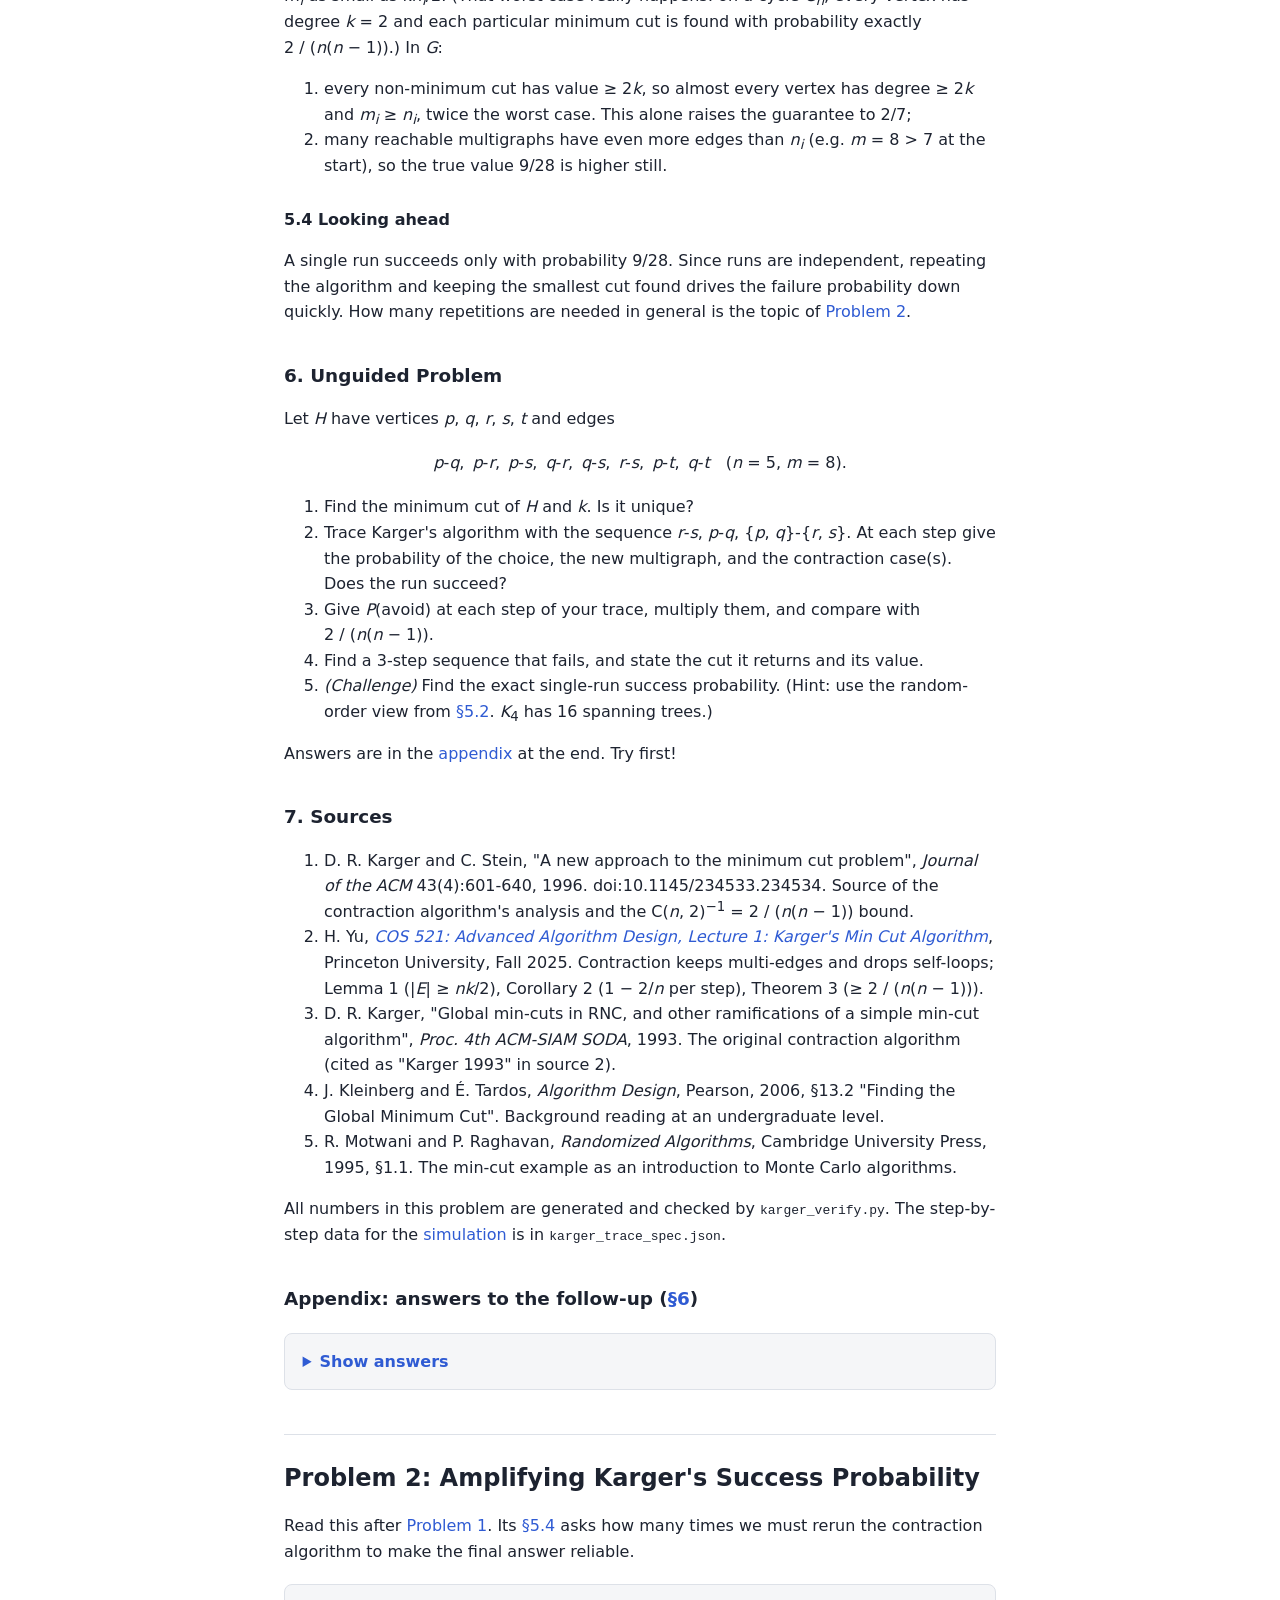
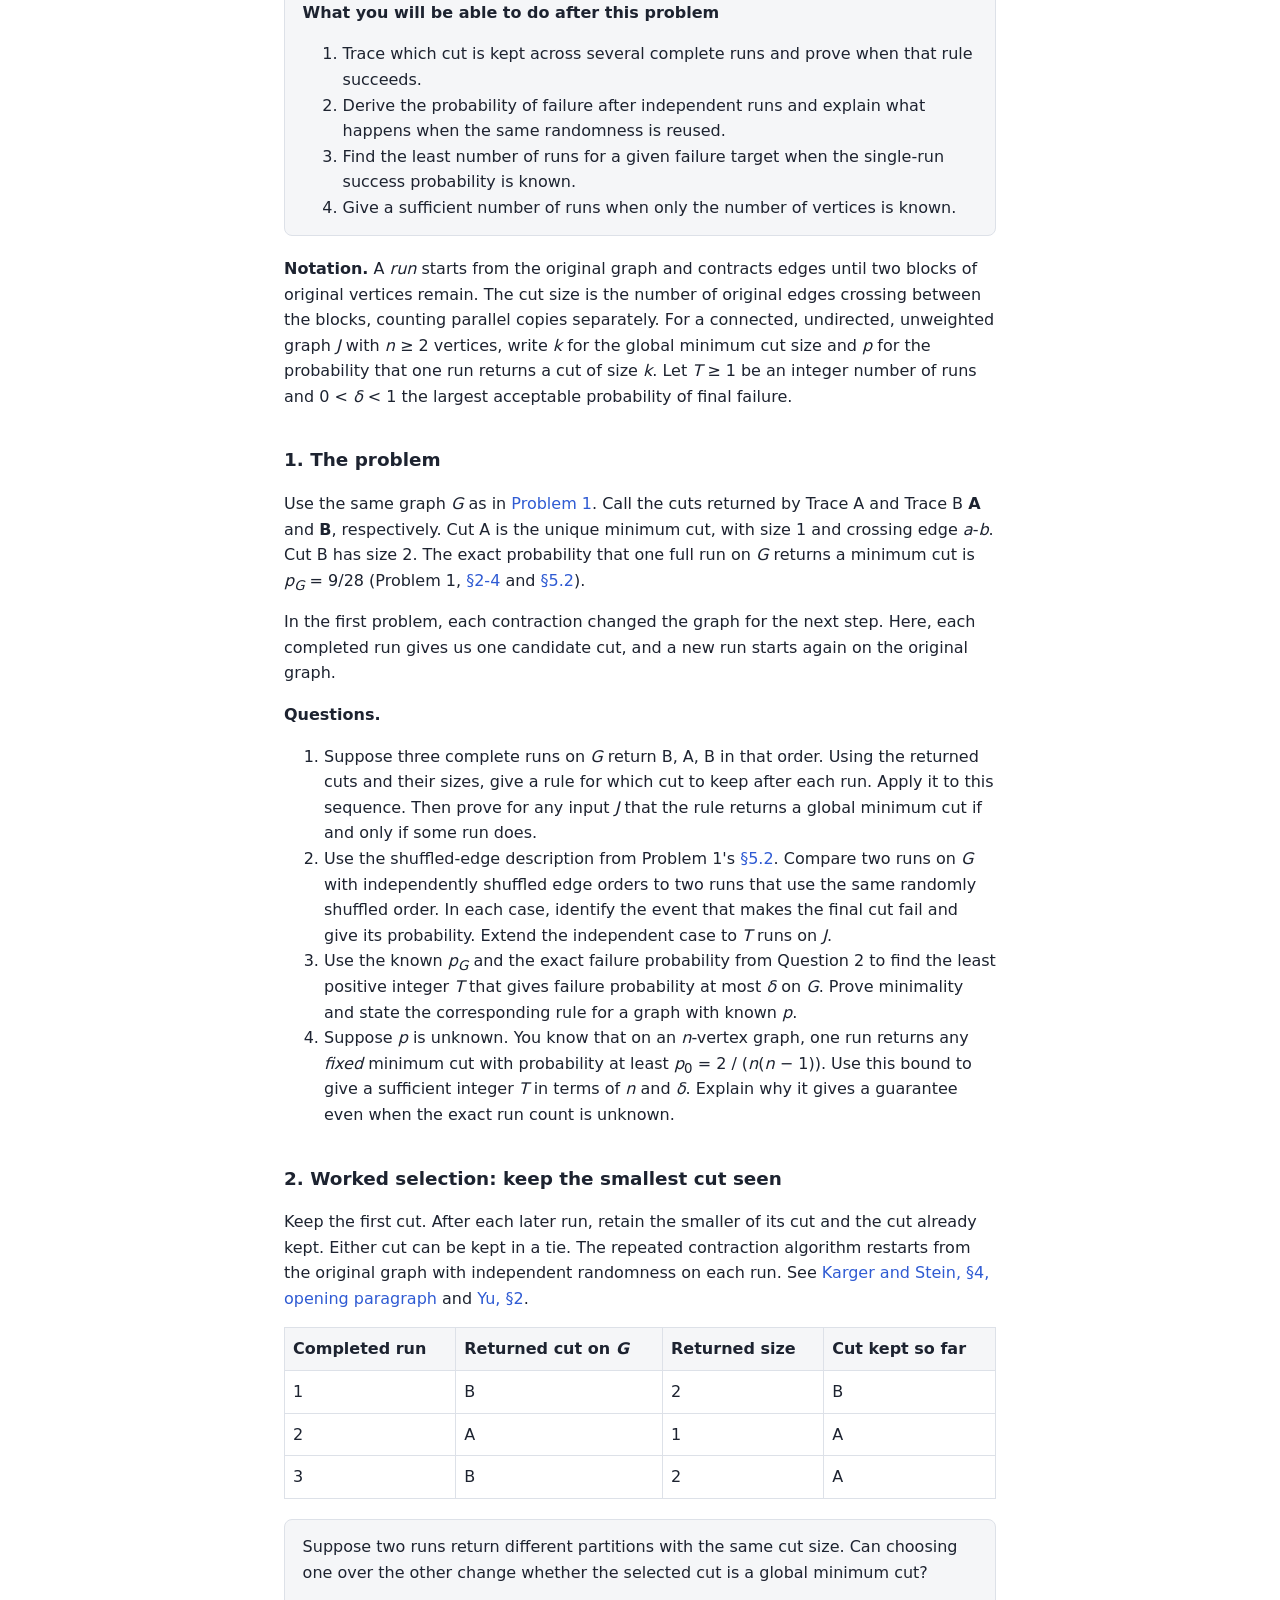
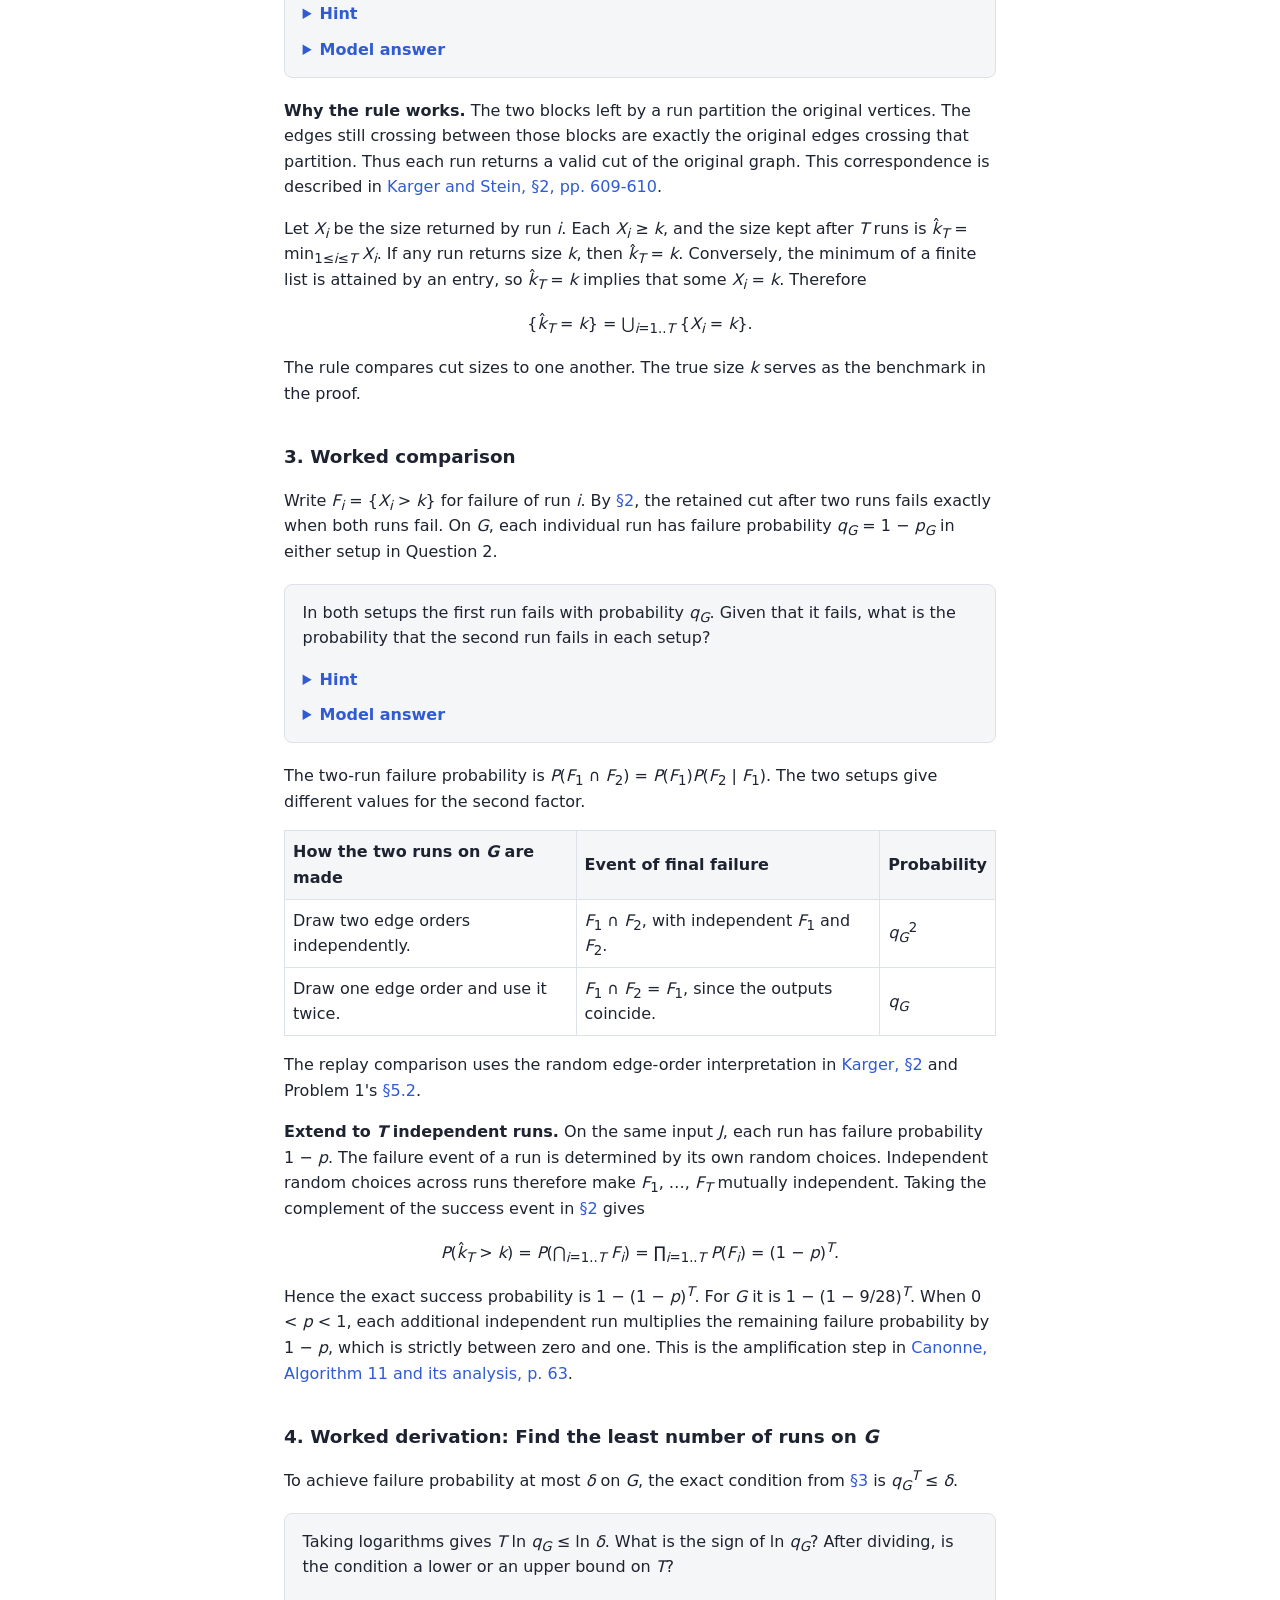
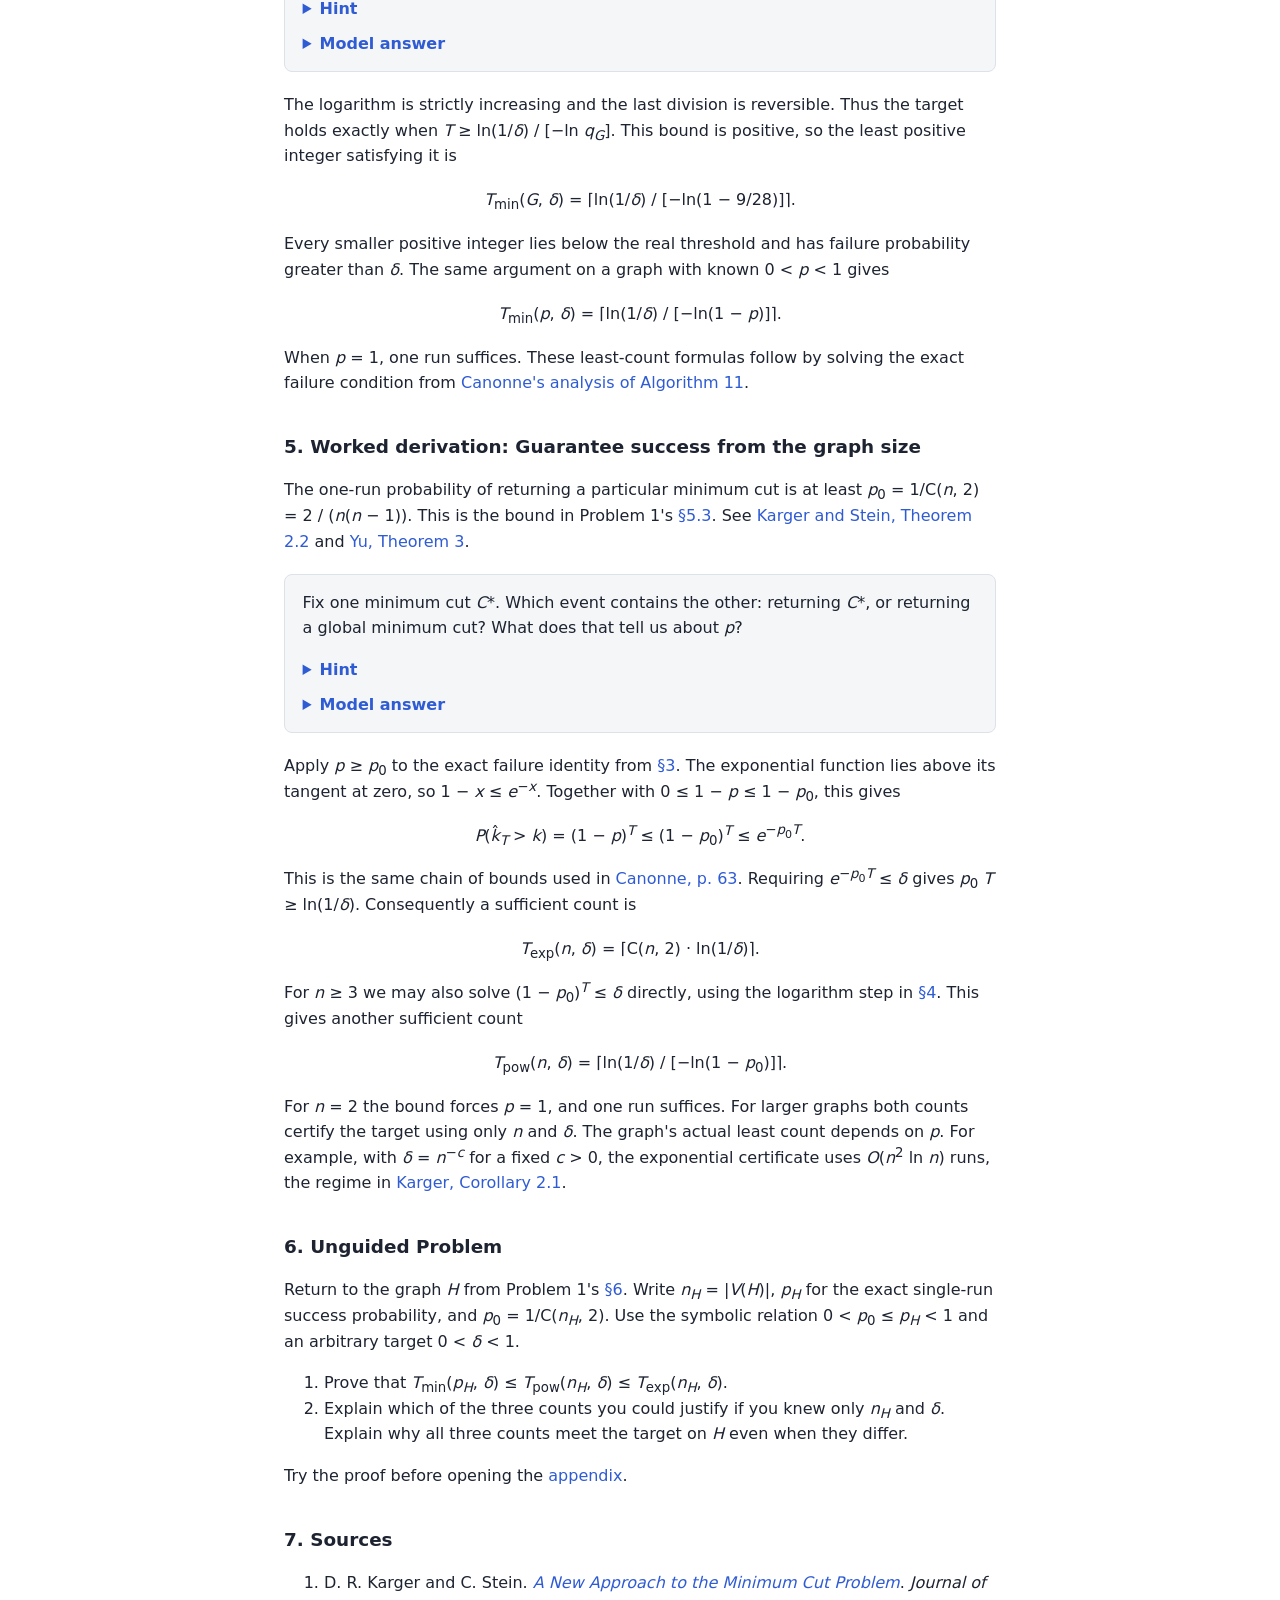
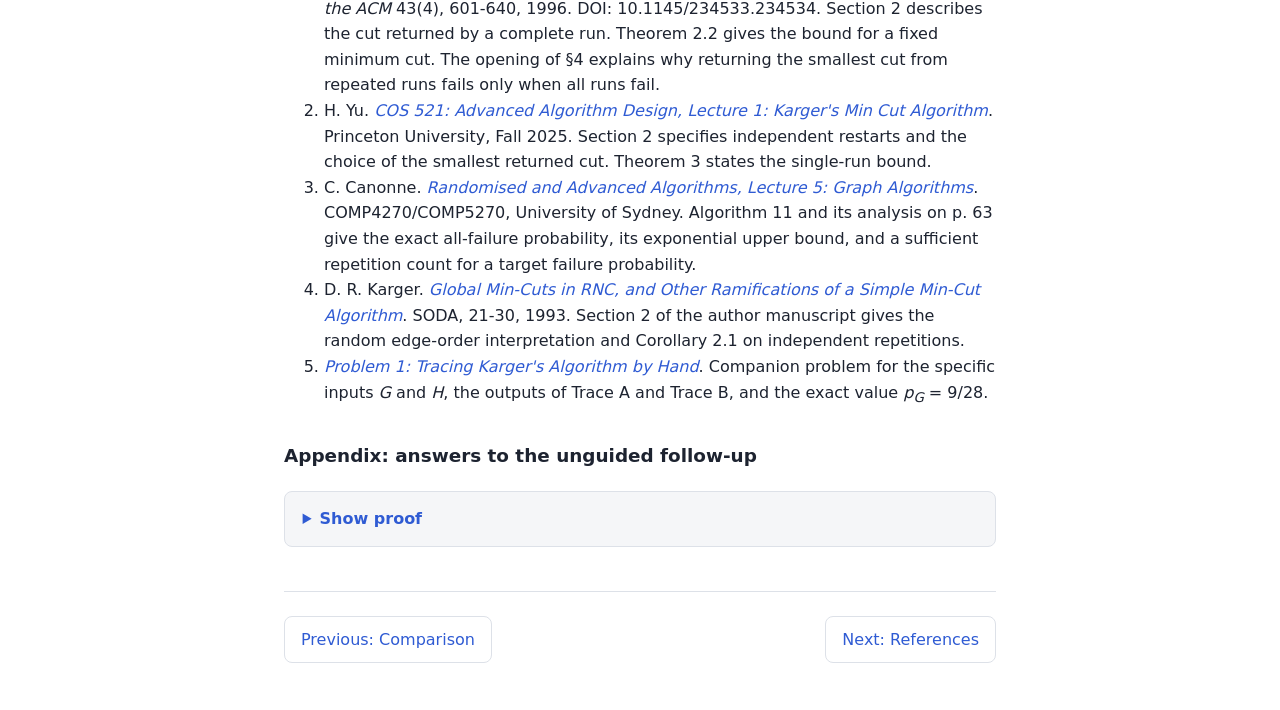
<file: Website/examples.html>
<!DOCTYPE html>
<html lang="en">
<head>
  <meta charset="UTF-8">
  <meta name="viewport" content="width=device-width, initial-scale=1.0">
  <title>Example Problems | Randomized vs. Deterministic Graph Algorithms</title>
  <link rel="stylesheet" href="styles.css">
</head>
<body>
  <header>
    <a href="index.html">Randomized vs. Deterministic Graph Algorithms</a>
    <nav aria-label="Main">
      <ul>
        <li><a href="index.html">Home</a></li>
        <li><a href="min-cut.html">Global Minimum Cut</a></li>
        <li><a href="contraction.html">Graph Contraction</a></li>
        <li><a href="karger.html">Karger's Algorithm</a></li>
        <li><a href="simulation.html">Simulation</a></li>
        <li><a href="stoer-wagner.html">Stoer-Wagner</a></li>
        <li><a href="comparison.html">Comparison</a></li>
        <li><a href="examples.html" aria-current="page">Examples</a></li>
        <li><a href="references.html">References</a></li>
        <li><a href="about.html">About</a></li>
      </ul>
    </nav>
  </header>
  <main>
    <h1>Example Problems</h1>
    <nav aria-label="On this page">
      <ul>
        <li><a href="#problem-1">Problem 1: Tracing Karger's Algorithm by Hand</a></li>
        <li><a href="#problem-2">Problem 2: Amplifying Karger's Success Probability</a></li>
      </ul>
    </nav>

    <section id="problem-1" class="problem">
      <h2>Problem 1: Tracing Karger's Algorithm by Hand</h2>
      <div class="callout">
        <p><strong>What you will be able to do after this problem</strong></p>
        <ol>
          <li>Trace Karger's algorithm by hand, correctly handling all three contraction cases: an ordinary edge, an edge whose contraction <strong>creates parallel edges</strong>, and contractions that <strong>remove self-loops</strong>.</li>
          <li>Explain <em>why</em> a run succeeds or fails: it fails exactly when an edge crossing the minimum cut is contracted.</li>
          <li>Compute the exact success probability of a single run on a concrete graph and compare it with the general lower bound 2&nbsp;/&nbsp;(<var>n</var>(<var>n</var>&nbsp;&minus;&nbsp;1)).</li>
          <li>Trace a similar graph on your own.</li>
        </ol>
      </div>
      <p><strong>Notation</strong>. <var>n</var> = |<var>V</var>|, <var>m</var> = |<var>E</var>|, <var>k</var> = size of a minimum cut, <var>G</var>&nbsp;/&nbsp;<var>e</var> = the contraction of edge <var>e</var>. A composite vertex is written as the set of original vertices it contains, e.g. {<var>c</var>,&nbsp;<var>f</var>}. A vertex that has not been merged yet is written as a plain letter, e.g. <var>a</var>. We write <var>X</var>-&NoBreak;<var>Y</var> for an edge between (possibly composite) vertices <var>X</var> and <var>Y</var>, and <var>X</var>-&NoBreak;<var>Y</var>&nbsp;&times;&nbsp;2 for two parallel copies of it.</p>
      <p><strong>Reminder of the definitions</strong></p>
      <ul>
        <li><em>Contraction</em> <var>G</var>&nbsp;/&nbsp;<var>e</var> for <var>e</var> = {<var>u</var>,&nbsp;<var>v</var>}: replace <var>u</var> and <var>v</var> by one composite vertex, redirect every edge incident to <var>u</var> or <var>v</var> to it, <strong>remove self-loops</strong>, and <strong>keep parallel edges</strong>.</li>
        <li><em>Karger's algorithm</em>: while more than 2 vertices remain, pick an edge <strong>uniformly at random from the current multigraph</strong> (each parallel copy counts separately) and contract it. When 2 composite vertices remain, return the cut between them.</li>
        <li>Karger's algorithm is a <strong>Monte Carlo</strong> algorithm: its running time is fixed, but it may return a wrong (non-minimum) cut.</li>
      </ul>

      <h3 id="p1-1">1. The Problem</h3>
      <p>Let <var>G</var> = (<var>V</var>,&nbsp;<var>E</var>) be the undirected, unweighted, simple graph with</p>
      <p class="math"><var>V</var> = {<var>a</var>,&nbsp;<var>b</var>,&nbsp;<var>c</var>,&nbsp;<var>d</var>,&nbsp;<var>f</var>,&nbsp;<var>g</var>,&nbsp;<var>h</var>},&emsp;<var>n</var> = 7,</p>
      <p class="math"><var>E</var> = {<var>a</var>-&NoBreak;<var>b</var>, <var>a</var>-&NoBreak;<var>c</var>, <var>a</var>-&NoBreak;<var>d</var>, <var>b</var>-&NoBreak;<var>g</var>, <var>b</var>-&NoBreak;<var>h</var>, <var>c</var>-&NoBreak;<var>f</var>, <var>d</var>-&NoBreak;<var>f</var>, <var>g</var>-&NoBreak;<var>h</var>},&emsp;<var>m</var> = 8.</p>
      <p>(We skip the letter <var>e</var>, which denotes an edge)</p>
      <div class="table-scroll">
        <table class="compact">
          <thead>
            <tr><th>vertex</th><th><var>a</var></th><th><var>b</var></th><th><var>c</var></th><th><var>d</var></th><th><var>f</var></th><th><var>g</var></th><th><var>h</var></th></tr>
          </thead>
          <tbody>
            <tr><th scope="row">neighbours</th><td><var>b</var>, <var>c</var>, <var>d</var></td><td><var>a</var>, <var>g</var>, <var>h</var></td><td><var>a</var>, <var>f</var></td><td><var>a</var>, <var>f</var></td><td><var>c</var>, <var>d</var></td><td><var>b</var>, <var>h</var></td><td><var>b</var>, <var>g</var></td></tr>
            <tr><th scope="row">degree</th><td>3</td><td>3</td><td>2</td><td>2</td><td>2</td><td>2</td><td>2</td></tr>
          </tbody>
        </table>
      </div>
      <p><strong>Questions.</strong></p>
      <ol>
        <li>Find a minimum cut of <var>G</var> and its value <var>k</var>. Is it unique?</li>
        <li>Run Karger's algorithm by hand using the contraction sequence below. After every step, record the chosen edge, the probability of choosing it, the composite vertices, and the full edge multiset.
          <p class="math"><var>c</var>-&NoBreak;<var>f</var>,&emsp;<var>b</var>-&NoBreak;<var>h</var>,&emsp;{<var>b</var>,&nbsp;<var>h</var>}-&NoBreak;<var>g</var>,&emsp;<var>a</var>-&NoBreak;<var>d</var>,&emsp;{<var>a</var>,&nbsp;<var>d</var>}-&NoBreak;{<var>c</var>,&nbsp;<var>f</var>}</p>
        </li>
        <li>Do the same for
          <p class="math"><var>g</var>-&NoBreak;<var>h</var>,&emsp;<var>a</var>-&NoBreak;<var>b</var>,&emsp;<var>c</var>-&NoBreak;<var>f</var>,&emsp;{<var>c</var>,&nbsp;<var>f</var>}-&NoBreak;<var>d</var>,&emsp;{<var>a</var>,&nbsp;<var>b</var>}-&NoBreak;{<var>g</var>,&nbsp;<var>h</var>}</p>
          Which cut is returned? Is it minimum? If not, at which step did the run go wrong?
        </li>
        <li>For trace A, compute at each step the probability that the step does not contract a minimum-cut edge, given that no earlier step did. Then find the <strong>exact</strong> probability that one run of Karger's algorithm on <var>G</var> returns the minimum cut, and compare it with 2&nbsp;/&nbsp;(<var>n</var>(<var>n</var>&nbsp;&minus;&nbsp;1)).</li>
      </ol>

      <h3 id="p1-2">2. The Minimum Cut</h3>
      <div class="callout">
        <p>Every vertex of <var>G</var> has degree at least 2. Does cutting off one vertex of smallest degree, say {<var>c</var>}, give a minimum cut? Can you find a cut whose value is <strong>less than 2</strong>?</p>
        <details>
          <summary>Hint</summary>
          <p>A cut of value 1 is a single edge whose removal disconnects the graph. Look for an edge that lies on no cycle.</p>
        </details>
        <details>
          <summary>Model answer</summary>
          <p>Cutting off {<var>c</var>} gives value deg(<var>c</var>) = 2, but that is <strong>not</strong> the minimum. The edge <var>a</var>-&NoBreak;<var>b</var> lies on no cycle: the vertices <var>a</var>, <var>c</var>, <var>f</var>, <var>d</var> form a 4-cycle <var>a</var>-&NoBreak;<var>c</var>-&NoBreak;<var>f</var>-&NoBreak;<var>d</var>-&NoBreak;<var>a</var>, and <var>b</var>, <var>g</var>, <var>h</var> form a triangle, and <var>a</var>-&NoBreak;<var>b</var> is the only edge between them. Removing it disconnects the graph, so</p>
          <p class="math"><var>S</var> = {<var>b</var>,&nbsp;<var>g</var>,&nbsp;<var>h</var>},&emsp;<var>V</var> \ <var>S</var> = {<var>a</var>,&nbsp;<var>c</var>,&nbsp;<var>d</var>,&nbsp;<var>f</var>},&emsp;cut edges = {<var>a</var>-&NoBreak;<var>b</var>},&emsp;<var>k</var> = 1.</p>
        </details>
      </div>
      <p>A cut is an unordered pair {<var>S</var>, <var>V</var> \ <var>S</var>} with &empty; &ne; <var>S</var> &ne; <var>V</var>. Fixing <var>a</var> &notin; <var>S</var> lists every cut exactly once, which gives 2<sup><var>n</var>&minus;1</sup> &minus; 1 = 63 cuts. Enumerating all of them gives:</p>
      <div class="table-scroll">
        <table class="compact">
          <thead>
            <tr><th>cut value</th><th>1</th><th>2</th><th>3</th><th>4</th><th>5</th><th>6</th><th>7</th></tr>
          </thead>
          <tbody>
            <tr><th scope="row">number of cuts</th><td><strong>1</strong></td><td>9</td><td>9</td><td>19</td><td>19</td><td>3</td><td>3</td></tr>
          </tbody>
        </table>
      </div>
      <p>So <var>k</var> = 1, and the minimum cut {<var>b</var>,&nbsp;<var>g</var>,&nbsp;<var>h</var>}&nbsp;|&nbsp;{<var>a</var>,&nbsp;<var>c</var>,&nbsp;<var>d</var>,&nbsp;<var>f</var>} is <strong>unique</strong>. The 9 cuts of value 2 are: {<var>c</var>}, {<var>d</var>}, {<var>f</var>}, {<var>c</var>,&nbsp;<var>f</var>}, {<var>d</var>,&nbsp;<var>f</var>}, {<var>c</var>,&nbsp;<var>d</var>,&nbsp;<var>f</var>} and {<var>g</var>}, {<var>h</var>}, {<var>g</var>,&nbsp;<var>h</var>}. Remember these, because every failed run will return one of them.</p>
      <h3 id="p1-3">3. Worked Trace A: Successful Run</h3>
      <p>Before contracting <var>X</var>-&NoBreak;<var>Y</var>, first check:</p>
      <ol>
        <li><strong>Multiplicity of <var>X</var>-&NoBreak;<var>Y</var>.</strong> If there are <var>&mu;</var> parallel copies, the step's probability is <var>&mu;</var>/<var>m</var> (any copy gives the same result), and after contracting one copy the other <var>&mu;</var> &minus; 1 copies become <strong>self-loops, which are removed</strong>. So <var>m</var> drops by <var>&mu;</var>.</li>
        <li><strong>Common neighbours of <var>X</var> and <var>Y</var>.</strong> If both are adjacent to some <var>Z</var>, the edges <var>X</var>-&NoBreak;<var>Z</var> and <var>Y</var>-&NoBreak;<var>Z</var> both become {<var>X</var> &cup; <var>Y</var>}-&NoBreak;<var>Z</var>: <strong>parallel edges are created</strong>.</li>
      </ol>
      <p>If <var>&mu;</var> = 1 and there is no common neighbour, the contraction is <strong>ordinary</strong>: only the one edge disappears and nothing else changes shape.</p>
      <p>The minimum-cut edge is <var>a</var>-&NoBreak;<var>b</var>. It is marked <strong>bold</strong> wherever it appears.</p>

      <h4>Step 1: contract <var>c</var>-&NoBreak;<var>f</var></h4>
      <ul>
        <li>Before: <var>n</var> = 7, <var>m</var> = 8. Edges: <strong><var>a</var>-&NoBreak;<var>b</var></strong>, <var>a</var>-&NoBreak;<var>c</var>, <var>a</var>-&NoBreak;<var>d</var>, <var>b</var>-&NoBreak;<var>g</var>, <var>b</var>-&NoBreak;<var>h</var>, <var>c</var>-&NoBreak;<var>f</var>, <var>d</var>-&NoBreak;<var>f</var>, <var>g</var>-&NoBreak;<var>h</var>.</li>
        <li><var>P</var>(choose <var>c</var>-&NoBreak;<var>f</var>) = 1/8.</li>
        <li>Neighbours of <var>c</var>: <var>a</var>, <var>f</var>. Neighbours of <var>f</var>: <var>c</var>, <var>d</var>. No common neighbour, one copy. This is the <strong>ordinary</strong> case.</li>
        <li>New vertex {<var>c</var>,&nbsp;<var>f</var>}. The edge <var>a</var>-&NoBreak;<var>c</var> becomes <var>a</var>-&NoBreak;{<var>c</var>,&nbsp;<var>f</var>}, and <var>d</var>-&NoBreak;<var>f</var> becomes {<var>c</var>,&nbsp;<var>f</var>}-&NoBreak;<var>d</var>.</li>
        <li>After: <var>n</var> = 6, <var>m</var> = 7.
          <p class="math"><strong><var>a</var>-&NoBreak;<var>b</var></strong>,&ensp;<var>a</var>-&NoBreak;{<var>c</var>,&nbsp;<var>f</var>},&ensp;<var>a</var>-&NoBreak;<var>d</var>,&ensp;<var>b</var>-&NoBreak;<var>g</var>,&ensp;<var>b</var>-&NoBreak;<var>h</var>,&ensp;{<var>c</var>,&nbsp;<var>f</var>}-&NoBreak;<var>d</var>,&ensp;<var>g</var>-&NoBreak;<var>h</var></p>
        </li>
      </ul>

      <h4>Step 2: contract <var>b</var>-&NoBreak;<var>h</var></h4>
      <ul>
        <li>Before: <var>n</var> = 6, <var>m</var> = 7. <var>P</var>(choose <var>b</var>-&NoBreak;<var>h</var>) = 1/7.</li>
        <li>Neighbours of <var>b</var>: <var>a</var>, <var>g</var>, <var>h</var>. Neighbours of <var>h</var>: <var>b</var>, <var>g</var>. <strong>Common neighbour <var>g</var>.</strong> So <var>b</var>-&NoBreak;<var>g</var> and <var>h</var>-&NoBreak;<var>g</var> both become {<var>b</var>,&nbsp;<var>h</var>}-&NoBreak;<var>g</var>, which gives <strong>two parallel edges</strong>. Keep both.</li>
        <li>The edge <var>a</var>-&NoBreak;<var>b</var> becomes <var>a</var>-&NoBreak;{<var>b</var>,&nbsp;<var>h</var>}. It is still the one minimum-cut edge, just with a new endpoint name.</li>
        <li>After: <var>n</var> = 5, <var>m</var> = 6.
          <p class="math"><strong><var>a</var>-&NoBreak;{<var>b</var>,&nbsp;<var>h</var>}</strong>,&ensp;<var>a</var>-&NoBreak;{<var>c</var>,&nbsp;<var>f</var>},&ensp;<var>a</var>-&NoBreak;<var>d</var>,&ensp;{<var>b</var>,&nbsp;<var>h</var>}-&NoBreak;<var>g</var>&nbsp;&times;&nbsp;2,&ensp;{<var>c</var>,&nbsp;<var>f</var>}-&NoBreak;<var>d</var></p>
        </li>
      </ul>
      <div class="callout">
        <p>Using the multigraph after Step 2, what is the probability that Step 3 contracts <strong>some copy</strong> of {<var>b</var>,&nbsp;<var>h</var>}-&NoBreak;<var>g</var>? What is the probability that it contracts the minimum-cut edge?</p>
        <details>
          <summary>Hint</summary>
          <p>Count <var>m</var> for the <em>current</em> multigraph, with each parallel copy counted separately. Do not use the original <var>m</var> = 8.</p>
        </details>
        <details>
          <summary>Model answer</summary>
          <p><var>m</var> = 6, and {<var>b</var>,&nbsp;<var>h</var>}-&NoBreak;<var>g</var> has 2 copies, so <var>P</var> = 2/6 = 1/3 (each copy alone has probability 1/6). The minimum-cut edge <var>a</var>-&NoBreak;{<var>b</var>,&nbsp;<var>h</var>} has one copy, so it is chosen with probability 1/6.</p>
        </details>
      </div>

      <h4>Step 3: contract {<var>b</var>,&nbsp;<var>h</var>}-&NoBreak;<var>g</var></h4>
      <ul>
        <li>Before: <var>n</var> = 5, <var>m</var> = 6. <var>P</var>(choose a copy of {<var>b</var>,&nbsp;<var>h</var>}-&NoBreak;<var>g</var>) = 2/6 = 1/3.</li>
        <li>We contract one copy. The <strong>other copy now joins {<var>b</var>,&nbsp;<var>g</var>,&nbsp;<var>h</var>} to itself, so it is a self-loop, and it is removed.</strong></li>
        <li>After: <var>n</var> = 4, <var>m</var> = 4. Two edges disappeared: the contracted copy and the self-loop.
          <p class="math"><strong><var>a</var>-&NoBreak;{<var>b</var>,&nbsp;<var>g</var>,&nbsp;<var>h</var>}</strong>,&ensp;<var>a</var>-&NoBreak;{<var>c</var>,&nbsp;<var>f</var>},&ensp;<var>a</var>-&NoBreak;<var>d</var>,&ensp;{<var>c</var>,&nbsp;<var>f</var>}-&NoBreak;<var>d</var></p>
        </li>
      </ul>
      <div class="callout">
        <p>Why did <var>m</var> drop from 6 to 4 in Step 3, when Steps 1 and 2 each reduced <var>m</var> by only 1?</p>
        <details>
          <summary>Hint</summary>
          <p>What happens to a parallel copy of the edge you contract?</p>
        </details>
        <details>
          <summary>Model answer</summary>
          <p>Contracting a pair with multiplicity <var>&mu;</var> removes all <var>&mu;</var> copies: one is contracted, and the other <var>&mu;</var> &minus; 1 become self-loops, which are removed. Here <var>&mu;</var> = 2, so <var>m</var> drops by 2. In general <var>m</var><sub>after</sub> = <var>m</var><sub>before</sub> &minus; <var>&mu;</var>. Parallel edges created by a common neighbour do <strong>not</strong> change <var>m</var>; they only relabel endpoints.</p>
        </details>
      </div>

      <h4>Step 4: contract <var>a</var>-&NoBreak;<var>d</var></h4>
      <ul>
        <li>Before: <var>n</var> = 4, <var>m</var> = 4. <var>P</var>(choose <var>a</var>-&NoBreak;<var>d</var>) = 1/4.</li>
        <li>Neighbours of <var>a</var>: {<var>b</var>,&nbsp;<var>g</var>,&nbsp;<var>h</var>}, {<var>c</var>,&nbsp;<var>f</var>}, <var>d</var>. Neighbours of <var>d</var>: <var>a</var>, {<var>c</var>,&nbsp;<var>f</var>}. <strong>Common neighbour {<var>c</var>,&nbsp;<var>f</var>}</strong>, so <var>a</var>-&NoBreak;{<var>c</var>,&nbsp;<var>f</var>} and <var>d</var>-&NoBreak;{<var>c</var>,&nbsp;<var>f</var>} become {<var>a</var>,&nbsp;<var>d</var>}-&NoBreak;{<var>c</var>,&nbsp;<var>f</var>}&nbsp;&times;&nbsp;2.</li>
        <li>After: <var>n</var> = 3, <var>m</var> = 3.
          <p class="math"><strong>{<var>a</var>,&nbsp;<var>d</var>}-&NoBreak;{<var>b</var>,&nbsp;<var>g</var>,&nbsp;<var>h</var>}</strong>,&ensp;{<var>a</var>,&nbsp;<var>d</var>}-&NoBreak;{<var>c</var>,&nbsp;<var>f</var>}&nbsp;&times;&nbsp;2</p>
        </li>
      </ul>

      <h4>Step 5: contract {<var>a</var>,&nbsp;<var>d</var>}-&NoBreak;{<var>c</var>,&nbsp;<var>f</var>}</h4>
      <ul>
        <li>Before: <var>n</var> = 3, <var>m</var> = 3. <var>P</var>(choose a copy of {<var>a</var>,&nbsp;<var>d</var>}-&NoBreak;{<var>c</var>,&nbsp;<var>f</var>}) = 2/3.</li>
        <li>One copy is contracted and the other becomes a self-loop, which is removed.</li>
        <li>After: <var>n</var> = 2, <var>m</var> = 1.
          <p class="math"><strong>{<var>a</var>,&nbsp;<var>c</var>,&nbsp;<var>d</var>,&nbsp;<var>f</var>}-&NoBreak;{<var>b</var>,&nbsp;<var>g</var>,&nbsp;<var>h</var>}</strong></p>
        </li>
      </ul>
      <p><strong>Result.</strong> The algorithm stops at 2 vertices and returns the cut {<var>a</var>,&nbsp;<var>c</var>,&nbsp;<var>d</var>,&nbsp;<var>f</var>}&nbsp;|&nbsp;{<var>b</var>,&nbsp;<var>g</var>,&nbsp;<var>h</var>} with <strong>one</strong> crossing edge (the original <var>a</var>-&NoBreak;<var>b</var>). This is the minimum cut, so the run <strong>succeeds</strong>.</p>
      <p><strong>Where the three cases occur:</strong> ordinary in Step 1; parallel edges created in Step 2 and Step 4; self-loops removed in Step 3 and Step 5.</p>
      <p>The probability of following exactly this sequence of choices is 1/8 &middot; 1/7 &middot; 1/3 &middot; 1/4 &middot; 2/3 = 1/1008. This is <strong>not</strong> the success probability. Many other sequences also succeed (<a href="#p1-5">§5</a>).</p>

      <h3 id="p1-4">4. Worked trace B: Failed Run</h3>

      <h4>Step 1: contract <var>g</var>-&NoBreak;<var>h</var></h4>
      <ul>
        <li>Before: <var>n</var> = 7, <var>m</var> = 8. <var>P</var> = 1/8.</li>
        <li>Common neighbour of <var>g</var> and <var>h</var>: <var>b</var>. So <var>b</var>-&NoBreak;<var>g</var> and <var>b</var>-&NoBreak;<var>h</var> become <var>b</var>-&NoBreak;{<var>g</var>,&nbsp;<var>h</var>}&nbsp;&times;&nbsp;2.</li>
        <li>After: <var>n</var> = 6, <var>m</var> = 7.
          <p class="math"><strong><var>a</var>-&NoBreak;<var>b</var></strong>,&ensp;<var>a</var>-&NoBreak;<var>c</var>,&ensp;<var>a</var>-&NoBreak;<var>d</var>,&ensp;<var>b</var>-&NoBreak;{<var>g</var>,&nbsp;<var>h</var>}&nbsp;&times;&nbsp;2,&ensp;<var>c</var>-&NoBreak;<var>f</var>,&ensp;<var>d</var>-&NoBreak;<var>f</var></p>
        </li>
      </ul>

      <h4>Step 2: contract <var>a</var>-&NoBreak;<var>b</var>. This is the minimum-cut edge</h4>
      <ul>
        <li>Before: <var>n</var> = 6, <var>m</var> = 7. <var>P</var>(choose <var>a</var>-&NoBreak;<var>b</var>) = 1/7.</li>
        <li>Neighbours of <var>a</var>: <var>b</var>, <var>c</var>, <var>d</var>. Neighbours of <var>b</var>: <var>a</var>, {<var>g</var>,&nbsp;<var>h</var>}. No common neighbour, one copy. This is the <strong>ordinary</strong> case.</li>
        <li>After: <var>n</var> = 5, <var>m</var> = 6.
          <p class="math">{<var>a</var>,&nbsp;<var>b</var>}-&NoBreak;<var>c</var>,&ensp;{<var>a</var>,&nbsp;<var>b</var>}-&NoBreak;<var>d</var>,&ensp;{<var>a</var>,&nbsp;<var>b</var>}-&NoBreak;{<var>g</var>,&nbsp;<var>h</var>}&nbsp;&times;&nbsp;2,&ensp;<var>c</var>-&NoBreak;<var>f</var>,&ensp;<var>d</var>-&NoBreak;<var>f</var></p>
        </li>
        <li><strong>The run is now failed.</strong> Vertices <var>a</var> and <var>b</var> are inside the same composite vertex, and composite vertices only ever grow. So <var>a</var> and <var>b</var> end up on the same side of the final cut, and the final cut can never be {<var>a</var>,&nbsp;<var>c</var>,&nbsp;<var>d</var>,&nbsp;<var>f</var>}&nbsp;|&nbsp;{<var>b</var>,&nbsp;<var>g</var>,&nbsp;<var>h</var>}.</li>
      </ul>
      <div class="callout">
        <p>After Step 2, is there any way to finish the run (any choice of the remaining 3 contractions) that returns the minimum cut? Which kind of cut must be returned instead?</p>
        <details>
          <summary>Hint</summary>
          <p>Where can <var>a</var> and <var>b</var> end up in the final 2-vertex graph?</p>
        </details>
        <details>
          <summary>Model answer</summary>
          <p>No. Every remaining sequence returns a cut with <var>a</var> and <var>b</var> on the same side, so it never returns the unique minimum cut. The run <strong>failed at step B2</strong>, the moment the cut edge was contracted. Nothing after that matters for success. Conversely, a run that <strong>never</strong> contracts <var>a</var>-&NoBreak;<var>b</var> must end with {<var>a</var>,&nbsp;<var>c</var>,&nbsp;<var>d</var>,&nbsp;<var>f</var>} and {<var>b</var>,&nbsp;<var>g</var>,&nbsp;<var>h</var>} as its two vertices, because contractions inside one side never merge the two sides, and the algorithm stops at 2 vertices. So:</p>
          <p class="math">run succeeds&ensp;&hArr;&ensp;no minimum-cut edge is ever contracted.</p>
        </details>
      </div>

      <h4>Step 3: contract <var>c</var>-&NoBreak;<var>f</var></h4>
      <ul>
        <li>Before: <var>n</var> = 5, <var>m</var> = 6. <var>P</var> = 1/6.</li>
        <li>Neighbours of <var>c</var>: {<var>a</var>,&nbsp;<var>b</var>}, <var>f</var>. Neighbours of <var>f</var>: <var>c</var>, <var>d</var>. Again, this is <strong>ordinary</strong>.</li>
        <li>After: <var>n</var> = 4, <var>m</var> = 5.
          <p class="math">{<var>a</var>,&nbsp;<var>b</var>}-&NoBreak;{<var>c</var>,&nbsp;<var>f</var>},&ensp;{<var>a</var>,&nbsp;<var>b</var>}-&NoBreak;<var>d</var>,&ensp;{<var>a</var>,&nbsp;<var>b</var>}-&NoBreak;{<var>g</var>,&nbsp;<var>h</var>}&nbsp;&times;&nbsp;2,&ensp;{<var>c</var>,&nbsp;<var>f</var>}-&NoBreak;<var>d</var></p>
        </li>
      </ul>

      <h4>Step 4: contract {<var>c</var>,&nbsp;<var>f</var>}-&NoBreak;<var>d</var></h4>
      <ul>
        <li>Before: <var>n</var> = 4, <var>m</var> = 5. <var>P</var> = 1/5.</li>
        <li>Common neighbour {<var>a</var>,&nbsp;<var>b</var>}, so {<var>a</var>,&nbsp;<var>b</var>}-&NoBreak;{<var>c</var>,&nbsp;<var>f</var>} and {<var>a</var>,&nbsp;<var>b</var>}-&NoBreak;<var>d</var> become {<var>a</var>,&nbsp;<var>b</var>}-&NoBreak;{<var>c</var>,&nbsp;<var>d</var>,&nbsp;<var>f</var>}&nbsp;&times;&nbsp;2.</li>
        <li>After: <var>n</var> = 3, <var>m</var> = 4.
          <p class="math">{<var>a</var>,&nbsp;<var>b</var>}-&NoBreak;{<var>c</var>,&nbsp;<var>d</var>,&nbsp;<var>f</var>}&nbsp;&times;&nbsp;2,&ensp;{<var>a</var>,&nbsp;<var>b</var>}-&NoBreak;{<var>g</var>,&nbsp;<var>h</var>}&nbsp;&times;&nbsp;2</p>
        </li>
      </ul>

      <h4>Step 5: contract {<var>a</var>,&nbsp;<var>b</var>}-&NoBreak;{<var>g</var>,&nbsp;<var>h</var>}</h4>
      <ul>
        <li>Before: <var>n</var> = 3, <var>m</var> = 4. <var>P</var>(choose a copy) = 2/4 = 1/2.</li>
        <li>One copy is contracted and the other becomes a self-loop, which is removed.</li>
        <li>After: <var>n</var> = 2, <var>m</var> = 2.
          <p class="math">{<var>a</var>,&nbsp;<var>b</var>,&nbsp;<var>g</var>,&nbsp;<var>h</var>}-&NoBreak;{<var>c</var>,&nbsp;<var>d</var>,&nbsp;<var>f</var>}&nbsp;&times;&nbsp;2</p>
        </li>
      </ul>
      <p><strong>Result.</strong> The algorithm returns {<var>c</var>,&nbsp;<var>d</var>,&nbsp;<var>f</var>}&nbsp;|&nbsp;{<var>a</var>,&nbsp;<var>b</var>,&nbsp;<var>g</var>,&nbsp;<var>h</var>}. Its crossing edges in the original graph are <var>a</var>-&NoBreak;<var>c</var> and <var>a</var>-&NoBreak;<var>d</var>, so its <strong>value is 2</strong>, the number of parallel copies left at the end. This is a valid cut, but not a minimum one (<var>k</var>&nbsp;=&nbsp;1), so the run <strong>fails</strong>. That is the Monte Carlo behaviour: the running time is fixed, and the answer can be wrong.</p>
      <p>(Had Step 5 contracted a copy of {<var>a</var>,&nbsp;<var>b</var>}-&NoBreak;{<var>c</var>,&nbsp;<var>d</var>,&nbsp;<var>f</var>} instead, the result would have been {<var>g</var>,&nbsp;<var>h</var>}&nbsp;|&nbsp;{<var>a</var>,&nbsp;<var>b</var>,&nbsp;<var>c</var>,&nbsp;<var>d</var>,&nbsp;<var>f</var>}, also of value 2. Either way the run fails.)</p>
      <p><strong>Where the three cases occur:</strong> ordinary in Steps 2 and 3; parallel edges created in Steps 1 andB4; self-loops removed in Step 5.</p>
      <p>The probability of this exact sequence is 1/8 &middot; 1/7 &middot; 1/6 &middot; 1/5 &middot; 1/2 = 1/3360.</p>
      <h3 id="p1-5">5. Probability analysis</h3>

      <h4 id="p1-5-1">5.1 Step-by-step along Successful Run Trace</h4>
      <p>Let <var>n</var><sub><var>i</var></sub> and <var>m</var><sub><var>i</var></sub> be the number of vertices and edges <strong>just before</strong> step <var>i</var>. As long as no cut edge has been contracted, all <var>k</var> minimum-cut edges are still present. So</p>
      <p class="math"><var>P</var>(step <var>i</var> avoids the min cut&nbsp;|&nbsp;steps 1..<var>i</var>&nbsp;&minus;&nbsp;1 avoided it) = 1 &minus; <var>k</var>/<var>m</var><sub><var>i</var></sub>.</p>
      <div class="callout">
        <p>Fill in the column 1 &minus; <var>k</var>/<var>m</var><sub><var>i</var></sub> for trace A, and compare it with 1 &minus; 2/<var>n</var><sub><var>i</var></sub>. Why is every entry at least 1 &minus; 2/<var>n</var><sub><var>i</var></sub>?</p>
        <details>
          <summary>Hint</summary>
          <p>In any multigraph reached without contracting a minimum-cut edge, the degree of a composite vertex <var>X</var> is the value of the cut {<var>X</var>, <var>V</var> \ <var>X</var>} in <var>G</var>. How small can that be?</p>
        </details>
        <details>
          <summary>Model answer</summary>
          <div class="table-scroll">
            <table>
              <thead>
                <tr><th>step <var>i</var></th><th><var>n</var><sub><var>i</var></sub></th><th><var>m</var><sub><var>i</var></sub></th><th><var>P</var>(avoid) = 1 &minus; <var>k</var>/<var>m</var><sub><var>i</var></sub></th><th>general bound 1 &minus; 2/<var>n</var><sub><var>i</var></sub></th><th>this graph: 1 &minus; 1/<var>n</var><sub><var>i</var></sub></th></tr>
              </thead>
              <tbody>
                <tr><td>A1</td><td>7</td><td>8</td><td>7/8</td><td>5/7</td><td>6/7</td></tr>
                <tr><td>A2</td><td>6</td><td>7</td><td>6/7</td><td>4/6</td><td>5/6</td></tr>
                <tr><td>A3</td><td>5</td><td>6</td><td>5/6</td><td>3/5</td><td>4/5</td></tr>
                <tr><td>A4</td><td>4</td><td>4</td><td>3/4</td><td>2/4</td><td>3/4</td></tr>
                <tr><td>A5</td><td>3</td><td>3</td><td>2/3</td><td>1/3</td><td>2/3</td></tr>
                <tr><td>product</td><td></td><td></td><td>5/16 &asymp; 0.313</td><td>2/(7&nbsp;&middot;&nbsp;6) = 1/21 &asymp; 0.048</td><td>2/7 &asymp; 0.286</td></tr>
              </tbody>
            </table>
          </div>
          <p><strong>Why &ge; 1 &minus; 2/<var>n</var><sub><var>i</var></sub> (the known result from the <a href="karger.html#proof">proof section</a>).</strong> Every vertex <var>X</var> of the current multigraph has degree equal to the value of a cut of <var>G</var>, so deg&nbsp;<var>X</var> &ge; <var>k</var>. Summing over <var>n</var><sub><var>i</var></sub> vertices gives <var>m</var><sub><var>i</var></sub> &ge; <var>k</var><var>n</var><sub><var>i</var></sub>/2, hence 1 &minus; <var>k</var>/<var>m</var><sub><var>i</var></sub> &ge; 1 &minus; 2/<var>n</var><sub><var>i</var></sub>. Multiplying over <var>n</var><sub><var>i</var></sub> = <var>n</var>, <var>n</var> &minus; 1, &hellip;, 3 gives the telescoping bound 2&nbsp;/&nbsp;(<var>n</var>(<var>n</var>&nbsp;&minus;&nbsp;1)).</p>
          <p><strong>Why this graph does better.</strong> Every cut of <var>G</var> other than the minimum one has value &ge; 2 = 2<var>k</var>. Before the last step, at most one vertex can have degree 1 (the composite vertex {<var>b</var>,&nbsp;<var>g</var>,&nbsp;<var>h</var>} or {<var>a</var>,&nbsp;<var>c</var>,&nbsp;<var>d</var>,&nbsp;<var>f</var>}, once a whole side has merged). Every other vertex has degree &ge; 2. So 2<var>m</var><sub><var>i</var></sub> &ge; 2(<var>n</var><sub><var>i</var></sub>&nbsp;&minus;&nbsp;1) + 1, i.e. <var>m</var><sub><var>i</var></sub> &ge; <var>n</var><sub><var>i</var></sub>, and <var>P</var>(avoid) &ge; 1 &minus; 1/<var>n</var><sub><var>i</var></sub>. This bound is attained in A4 and A5.</p>
        </details>
      </div>
      <p>Note that the product 5/16 is the probability of avoiding <var>a</var>-&NoBreak;<var>b</var> <strong>along the multigraphs of trace A</strong>. Different runs pass through different multigraphs with different <var>m</var><sub><var>i</var></sub>, so the true success probability averages over all of them.</p>

      <h4 id="p1-5-2">5.2 Exact Single Run Success Probability</h4>
      <p><strong>Method 1. Computations:</strong></p>
      <ul>
        <li><strong>Exhaustive enumeration</strong> of every possible sequence of edge-copy choices (5040 sequences, each weighted by its probability &prod; 1/<var>m</var><sub><var>i</var></sub>).</li>
        <li><strong>Dynamic programming</strong> over the 119 reachable partitions of <var>V</var>. From each partition, every pair <var>X</var>-&NoBreak;<var>Y</var> with multiplicity <var>&mu;</var> is taken with probability <var>&mu;</var>/<var>m</var>.</li>
      </ul>
      <p>Both give</p>
      <p class="math"><span class="boxed"><var>P</var>(one run returns the minimum cut) = 9/28 &asymp; 0.3214</span></p>
      <p><strong>Method 2. By Hand:</strong> There is an equivalent way to run Karger's algorithm: shuffle the 8 original edges into a uniformly random order, then go through the list. Contract each edge unless it has already become a self-loop, and stop at 2 vertices. This is the same process because at every moment the edges not yet looked at are in uniformly random order. So the next one that is not a self-loop is uniformly distributed over the non-loop unseen edges, and those are exactly the edges of the current multigraph.</p>
      <p>In this view, the run succeeds exactly when, by the time <var>a</var>-&NoBreak;<var>b</var> comes up in the list, both sides are already single vertices (so the algorithm has stopped). The 4-cycle side is connected by any 3 of its 4 edges, and the triangle side by any 2 of its 3 edges. Let <var>j</var> be the number of edges before <var>a</var>-&NoBreak;<var>b</var> in the shuffled list. Then <var>j</var> is uniform on {0, &hellip;, 7}, and the <var>j</var> edges before it are a uniformly random <var>j</var>-subset of the other 7:</p>
      <ul>
        <li><var>j</var> &le; 4: impossible (we need 3 + 2 = 5 edges).</li>
        <li><var>j</var> = 5: we need exactly 3 cycle edges and 2 triangle edges: C(4,&nbsp;3) &middot; C(3,&nbsp;2)&nbsp;/&nbsp;C(7,&nbsp;5) = 12/21 = 4/7.</li>
        <li><var>j</var> = 6 or 7: always fine.</li>
      </ul>
      <p class="math"><var>P</var> = 1/8 &middot; (4/7&nbsp;+&nbsp;1&nbsp;+&nbsp;1) = 18/56 = 9/28.</p>
      <p>The exact output distribution from the DP is:</p>
      <div class="table-scroll">
        <table>
          <thead>
            <tr><th>returned cut</th><th>value</th><th>probability</th></tr>
          </thead>
          <tbody>
            <tr><td>{<var>b</var>,&nbsp;<var>g</var>,&nbsp;<var>h</var>}&nbsp;|&nbsp;{<var>a</var>,&nbsp;<var>c</var>,&nbsp;<var>d</var>,&nbsp;<var>f</var>} - minimum</td><td>1</td><td>9/28 &asymp; 0.321</td></tr>
            <tr><td>{<var>g</var>}, {<var>h</var>}, {<var>g</var>,&nbsp;<var>h</var>} vs the rest</td><td>2</td><td>1/12 each, so 1/4 in total</td></tr>
            <tr><td>{<var>c</var>}, {<var>d</var>}, {<var>f</var>}, {<var>c</var>,&nbsp;<var>f</var>}, {<var>d</var>,&nbsp;<var>f</var>}, {<var>c</var>,&nbsp;<var>d</var>,&nbsp;<var>f</var>} vs the rest</td><td>2</td><td>1/14 each, so 3/7 in total</td></tr>
          </tbody>
        </table>
      </div>
      <p>100,000 simulated runs succeeded with frequency 0.32116. The standard error is &radic;(<var>p</var>(1&nbsp;&minus;&nbsp;<var>p</var>)/<var>N</var>) &asymp; 0.0015, so this is 0.18 standard errors from 9/28. It agrees.</p>

      <h4 id="p1-5-3">5.3 Comparison with 2&nbsp;/&nbsp;(<var>n</var>(<var>n</var>&nbsp;&minus;&nbsp;1))</h4>
      <p class="math">2&nbsp;/&nbsp;(<var>n</var>(<var>n</var>&nbsp;&minus;&nbsp;1)) = 2/42 = 1/21 &asymp; 0.048&emsp;&le;&emsp;2/7 &asymp; 0.286&emsp;&le;&emsp;9/28 &asymp; 0.321.</p>
      <p>The exact value is about 6.75&times; the general bound. The bound is a <strong>worst case over all graphs</strong>. Its proof assumes every vertex might have degree exactly <var>k</var> at every step, i.e. <var>m</var><sub><var>i</var></sub> as small as <var>k</var><var>n</var><sub><var>i</var></sub>/2. (That worst case really happens: on a cycle <var>C</var><sub><var>n</var></sub>, every vertex has degree <var>k</var> = 2 and each particular minimum cut is found with probability exactly 2&nbsp;/&nbsp;(<var>n</var>(<var>n</var>&nbsp;&minus;&nbsp;1)).) In <var>G</var>:</p>
      <ol>
        <li>every non-minimum cut has value &ge; 2<var>k</var>, so almost every vertex has degree &ge; 2<var>k</var> and <var>m</var><sub><var>i</var></sub> &ge; <var>n</var><sub><var>i</var></sub>, twice the worst case. This alone raises the guarantee to 2/7;</li>
        <li>many reachable multigraphs have even more edges than <var>n</var><sub><var>i</var></sub> (e.g. <var>m</var> = 8 &gt; 7 at the start), so the true value 9/28 is higher still.</li>
      </ol>

      <h4 id="p1-5-4">5.4 Looking ahead</h4>
      <p>A single run succeeds only with probability 9/28. Since runs are independent, repeating the algorithm and keeping the smallest cut found drives the failure probability down quickly. How many repetitions are needed in general is the topic of <a href="#problem-2">Problem 2</a>.</p>

      <h3 id="p1-6">6. Unguided Problem</h3>
      <p>Let <var>H</var> have vertices <var>p</var>, <var>q</var>, <var>r</var>, <var>s</var>, <var>t</var> and edges</p>
      <p class="math"><var>p</var>-&NoBreak;<var>q</var>,&ensp;<var>p</var>-&NoBreak;<var>r</var>,&ensp;<var>p</var>-&NoBreak;<var>s</var>,&ensp;<var>q</var>-&NoBreak;<var>r</var>,&ensp;<var>q</var>-&NoBreak;<var>s</var>,&ensp;<var>r</var>-&NoBreak;<var>s</var>,&ensp;<var>p</var>-&NoBreak;<var>t</var>,&ensp;<var>q</var>-&NoBreak;<var>t</var>&emsp;(<var>n</var>&nbsp;=&nbsp;5,&nbsp;<var>m</var>&nbsp;=&nbsp;8).</p>
      <ol>
        <li>Find the minimum cut of <var>H</var> and <var>k</var>. Is it unique?</li>
        <li>Trace Karger's algorithm with the sequence <var>r</var>-&NoBreak;<var>s</var>, <var>p</var>-&NoBreak;<var>q</var>, {<var>p</var>,&nbsp;<var>q</var>}-&NoBreak;{<var>r</var>,&nbsp;<var>s</var>}. At each step give the probability of the choice, the new multigraph, and the contraction case(s). Does the run succeed?</li>
        <li>Give <var>P</var>(avoid) at each step of your trace, multiply them, and compare with 2&nbsp;/&nbsp;(<var>n</var>(<var>n</var>&nbsp;&minus;&nbsp;1)).</li>
        <li>Find a 3-step sequence that fails, and state the cut it returns and its value.</li>
        <li><em>(Challenge)</em> Find the exact single-run success probability. (Hint: use the random-order view from <a href="#p1-5-2">§5.2</a>. <var>K</var><sub>4</sub> has 16 spanning trees.)</li>
      </ol>
      <p>Answers are in the <a href="#p1-answers">appendix</a> at the end. Try first!</p>

      <h3 id="p1-7">7. Sources</h3>
      <ol>
        <li>D. R. Karger and C. Stein, "A new approach to the minimum cut problem", <em>Journal of the ACM</em> 43(4):601-640, 1996. doi:10.1145/234533.234534. Source of the contraction algorithm's analysis and the C(<var>n</var>,&nbsp;2)<sup>&minus;1</sup> = 2&nbsp;/&nbsp;(<var>n</var>(<var>n</var>&nbsp;&minus;&nbsp;1)) bound.</li>
        <li>H. Yu, <a href="https://www.cs.princeton.edu/~hy2/teaching/fall25-cos521/notes/mincut.pdf"><em>COS 521: Advanced Algorithm Design, Lecture 1: Karger's Min Cut Algorithm</em></a>, Princeton University, Fall 2025. Contraction keeps multi-edges and drops self-loops; Lemma 1 (|<var>E</var>|&nbsp;&ge;&nbsp;<var>n</var><var>k</var>/2), Corollary 2 (1 &minus; 2/<var>n</var> per step), Theorem 3 (&ge;&nbsp;2&nbsp;/&nbsp;(<var>n</var>(<var>n</var>&nbsp;&minus;&nbsp;1))).</li>
        <li>D. R. Karger, "Global min-cuts in RNC, and other ramifications of a simple min-cut algorithm", <em>Proc. 4th ACM-SIAM SODA</em>, 1993. The original contraction algorithm (cited as "Karger 1993" in source 2).</li>
        <li>J. Kleinberg and É. Tardos, <em>Algorithm Design</em>, Pearson, 2006, §13.2 "Finding the Global Minimum Cut". Background reading at an undergraduate level.</li>
        <li>R. Motwani and P. Raghavan, <em>Randomized Algorithms</em>, Cambridge University Press, 1995, §1.1. The min-cut example as an introduction to Monte Carlo algorithms.</li>
      </ol>
      <p>All numbers in this problem are generated and checked by <code>karger_verify.py</code>. The step-by-step data for the <a href="karger.html#example">simulation</a> is in <code>karger_trace_spec.json</code>.</p>

      <h3 id="p1-answers">Appendix: answers to the follow-up (<a href="#p1-6">§6</a>)</h3>
      <div class="callout">
        <details>
          <summary>Show answers</summary>
          <p><strong>1.</strong> deg&nbsp;<var>t</var> = 2, while <var>p</var>, <var>q</var> have degree 4 and <var>r</var>, <var>s</var> have degree 3. Brute force over 2<sup>4</sup> &minus; 1 = 15 cuts gives values {2: 1, 3: 2, 4: 5, 5: 6, 6: 1}. The unique minimum cut is {<var>t</var>}&nbsp;|&nbsp;{<var>p</var>,&nbsp;<var>q</var>,&nbsp;<var>r</var>,&nbsp;<var>s</var>} with <var>k</var> = 2 (cut edges <var>p</var>-&NoBreak;<var>t</var>, <var>q</var>-&NoBreak;<var>t</var>). Unlike <var>G</var>, here the minimum cut <strong>is</strong> a single vertex. Compare the two!</p>
          <p><strong>2.</strong></p>
          <div class="table-scroll">
            <table>
              <thead>
                <tr><th>step</th><th>before (<var>n</var>, <var>m</var>)</th><th>contract</th><th><var>P</var></th><th>case(s)</th><th>after</th></tr>
              </thead>
              <tbody>
                <tr><td>1</td><td>5, 8</td><td><var>r</var>-&NoBreak;<var>s</var></td><td>1/8</td><td>parallel created (common neighbours <var>p</var> and <var>q</var>)</td><td><var>p</var>-&NoBreak;<var>q</var>, <var>p</var>-&NoBreak;{<var>r</var>,&nbsp;<var>s</var>}&nbsp;&times;&nbsp;2, <var>p</var>-&NoBreak;<var>t</var>, <var>q</var>-&NoBreak;{<var>r</var>,&nbsp;<var>s</var>}&nbsp;&times;&nbsp;2, <var>q</var>-&NoBreak;<var>t</var> (<var>m</var>&nbsp;=&nbsp;7)</td></tr>
                <tr><td>2</td><td>4, 7</td><td><var>p</var>-&NoBreak;<var>q</var></td><td>1/7</td><td>parallel created (common neighbours {<var>r</var>,&nbsp;<var>s</var>} and <var>t</var>)</td><td>{<var>p</var>,&nbsp;<var>q</var>}-&NoBreak;{<var>r</var>,&nbsp;<var>s</var>}&nbsp;&times;&nbsp;4, {<var>p</var>,&nbsp;<var>q</var>}-&NoBreak;<var>t</var>&nbsp;&times;&nbsp;2 (<var>m</var>&nbsp;=&nbsp;6)</td></tr>
                <tr><td>3</td><td>3, 6</td><td>{<var>p</var>,&nbsp;<var>q</var>}-&NoBreak;{<var>r</var>,&nbsp;<var>s</var>}</td><td>4/6&nbsp;=&nbsp;2/3</td><td>self-loops removed (3 of them)</td><td>{<var>p</var>,&nbsp;<var>q</var>,&nbsp;<var>r</var>,&nbsp;<var>s</var>}-&NoBreak;<var>t</var>&nbsp;&times;&nbsp;2 (<var>m</var>&nbsp;=&nbsp;2)</td></tr>
              </tbody>
            </table>
          </div>
          <p>It returns {<var>t</var>}&nbsp;|&nbsp;{<var>p</var>,&nbsp;<var>q</var>,&nbsp;<var>r</var>,&nbsp;<var>s</var>} with value 2, so it <strong>succeeds</strong>. (There is no ordinary step: every edge of <var>H</var> lies in a triangle.)</p>
          <p><strong>3.</strong> <var>P</var>(avoid) = 1 &minus; 2/<var>m</var><sub><var>i</var></sub>: 6/8, 5/7, 4/6. The product is 5/14 &asymp; 0.357. The bound is 2/(5&nbsp;&middot;&nbsp;4) = 1/10.</p>
          <p><strong>4.</strong> For example <var>p</var>-&NoBreak;<var>t</var> (1/8; this contracts a cut edge, so the run fails here; common neighbour <var>q</var> gives {<var>p</var>,&nbsp;<var>t</var>}-&NoBreak;<var>q</var>&nbsp;&times;&nbsp;2), then <var>r</var>-&NoBreak;<var>s</var> (1/7; gives {<var>p</var>,&nbsp;<var>t</var>}-&NoBreak;{<var>r</var>,&nbsp;<var>s</var>}&nbsp;&times;&nbsp;2, <var>q</var>-&NoBreak;{<var>r</var>,&nbsp;<var>s</var>}&nbsp;&times;&nbsp;2), then {<var>p</var>,&nbsp;<var>t</var>}-&NoBreak;<var>q</var> (2/6; one self-loop removed, and since {<var>r</var>,&nbsp;<var>s</var>} is a common neighbour, {<var>p</var>,&nbsp;<var>t</var>}-&NoBreak;{<var>r</var>,&nbsp;<var>s</var>}&nbsp;&times;&nbsp;2 and <var>q</var>-&NoBreak;{<var>r</var>,&nbsp;<var>s</var>}&nbsp;&times;&nbsp;2 all become {<var>p</var>,&nbsp;<var>q</var>,&nbsp;<var>t</var>}-&NoBreak;{<var>r</var>,&nbsp;<var>s</var>}, giving &times;4; both self-loop and parallel cases at once). It returns {<var>r</var>,&nbsp;<var>s</var>}&nbsp;|&nbsp;{<var>p</var>,&nbsp;<var>q</var>,&nbsp;<var>t</var>} with <strong>value 4</strong>.</p>
          <p><strong>5.</strong> 23/70 &asymp; 0.329 (DP, enumeration and Monte Carlo agree; &ge; 1/10 ✓). By hand: in a random order of the 8 edges, the run succeeds iff the <var>K</var><sub>4</sub> edges appearing before the <strong>first</strong> of <var>p</var>-&NoBreak;<var>t</var>, <var>q</var>-&NoBreak;<var>t</var> already connect {<var>p</var>,&nbsp;<var>q</var>,&nbsp;<var>r</var>,&nbsp;<var>s</var>}. If exactly <var>j</var> <var>K</var><sub>4</sub>-edges come first, the probability of that is (7&nbsp;&minus;&nbsp;<var>j</var>)/28, and the <var>j</var> edges connect <var>K</var><sub>4</sub> with probability 16/20 for <var>j</var> = 3 and 1 for <var>j</var> &ge; 4 (<var>K</var><sub>4</sub> is 3-edge-connected). So <var>P</var> = 4/28 &middot; 16/20 + (3&nbsp;+&nbsp;2&nbsp;+&nbsp;1)/28 = 23/70.</p>
        </details>
      </div>
    </section>

    <section id="problem-2" class="problem">
      <h2>Problem 2: Amplifying Karger's Success Probability</h2>
      <p>Read this after <a href="#problem-1">Problem 1</a>. Its <a href="#p1-5-4">§5.4</a> asks how many times we must rerun the contraction algorithm to make the final answer reliable.</p>
      <div class="callout">
        <p><strong>What you will be able to do after this problem</strong></p>
        <ol>
          <li>Trace which cut is kept across several complete runs and prove when that rule succeeds.</li>
          <li>Derive the probability of failure after independent runs and explain what happens when the same randomness is reused.</li>
          <li>Find the least number of runs for a given failure target when the single-run success probability is known.</li>
          <li>Give a sufficient number of runs when only the number of vertices is known.</li>
        </ol>
      </div>
      <p><strong>Notation.</strong> A <em>run</em> starts from the original graph and contracts edges until two blocks of original vertices remain. The cut size is the number of original edges crossing between the blocks, counting parallel copies separately. For a connected, undirected, unweighted graph <var>J</var> with <var>n</var> &ge; 2 vertices, write <var>k</var> for the global minimum cut size and <var>p</var> for the probability that one run returns a cut of size <var>k</var>. Let <var>T</var> &ge; 1 be an integer number of runs and 0 &lt; <var>&delta;</var> &lt; 1 the largest acceptable probability of final failure.</p>

      <h3 id="p2-1">1. The problem</h3>
      <p>Use the same graph <var>G</var> as in <a href="#problem-1">Problem 1</a>. Call the cuts returned by Trace A and Trace B <strong>A</strong> and <strong>B</strong>, respectively. Cut A is the unique minimum cut, with size 1 and crossing edge <var>a</var>-&NoBreak;<var>b</var>. Cut B has size 2. The exact probability that one full run on <var>G</var> returns a minimum cut is <var>p</var><sub><var>G</var></sub> = 9/28 (Problem 1, <a href="#p1-2">§2-4</a> and <a href="#p1-5-2">§5.2</a>).</p>
      <p>In the first problem, each contraction changed the graph for the next step. Here, each completed run gives us one candidate cut, and a new run starts again on the original graph.</p>
      <p><strong>Questions.</strong></p>
      <ol>
        <li>Suppose three complete runs on <var>G</var> return B, A, B in that order. Using the returned cuts and their sizes, give a rule for which cut to keep after each run. Apply it to this sequence. Then prove for any input <var>J</var> that the rule returns a global minimum cut if and only if some run does.</li>
        <li>Use the shuffled-edge description from Problem 1's <a href="#p1-5-2">§5.2</a>. Compare two runs on <var>G</var> with independently shuffled edge orders to two runs that use the same randomly shuffled order. In each case, identify the event that makes the final cut fail and give its probability. Extend the independent case to <var>T</var> runs on <var>J</var>.</li>
        <li>Use the known <var>p</var><sub><var>G</var></sub> and the exact failure probability from Question 2 to find the least positive integer <var>T</var> that gives failure probability at most <var>&delta;</var> on <var>G</var>. Prove minimality and state the corresponding rule for a graph with known <var>p</var>.</li>
        <li>Suppose <var>p</var> is unknown. You know that on an <var>n</var>-vertex graph, one run returns any <em>fixed</em> minimum cut with probability at least <var>p</var><sub>0</sub> = 2&nbsp;/&nbsp;(<var>n</var>(<var>n</var>&nbsp;&minus;&nbsp;1)). Use this bound to give a sufficient integer <var>T</var> in terms of <var>n</var> and <var>&delta;</var>. Explain why it gives a guarantee even when the exact run count is unknown.</li>
      </ol>

      <h3 id="p2-2">2. Worked selection: keep the smallest cut seen</h3>
      <p>Keep the first cut. After each later run, retain the smaller of its cut and the cut already kept. Either cut can be kept in a tie. The repeated contraction algorithm restarts from the original graph with independent randomness on each run. See <a href="https://courses.cs.washington.edu/courses/cse525/13sp/slides/KargerStein.pdf">Karger and Stein, §4, opening paragraph</a> and <a href="https://www.cs.princeton.edu/~hy2/teaching/fall25-cos521/notes/mincut.pdf">Yu, §2</a>.</p>
      <div class="table-scroll">
        <table>
          <thead>
            <tr><th>Completed run</th><th>Returned cut on <var>G</var></th><th>Returned size</th><th>Cut kept so far</th></tr>
          </thead>
          <tbody>
            <tr><td>1</td><td>B</td><td>2</td><td>B</td></tr>
            <tr><td>2</td><td>A</td><td>1</td><td>A</td></tr>
            <tr><td>3</td><td>B</td><td>2</td><td>A</td></tr>
          </tbody>
        </table>
      </div>
      <div class="callout">
        <p>Suppose two runs return different partitions with the same cut size. Can choosing one over the other change whether the selected cut is a global minimum cut?</p>
        <details>
          <summary>Hint</summary>
          <p>What property of a cut determines whether it is minimum?</p>
        </details>
        <details>
          <summary>Model answer</summary>
          <p>Two valid cuts with the same size have the same status. If their size is <var>k</var>, both are global minimum cuts. If their size exceeds <var>k</var>, neither is.</p>
        </details>
      </div>
      <p><strong>Why the rule works.</strong> The two blocks left by a run partition the original vertices. The edges still crossing between those blocks are exactly the original edges crossing that partition. Thus each run returns a valid cut of the original graph. This correspondence is described in <a href="https://courses.cs.washington.edu/courses/cse525/13sp/slides/KargerStein.pdf">Karger and Stein, §2, pp. 609-610</a>.</p>
      <p>Let <var>X</var><sub><var>i</var></sub> be the size returned by run <var>i</var>. Each <var>X</var><sub><var>i</var></sub> &ge; <var>k</var>, and the size kept after <var>T</var> runs is <var class="hat">k</var><sub><var>T</var></sub> = min<sub>1&le;<var>i</var>&le;<var>T</var></sub>&nbsp;<var>X</var><sub><var>i</var></sub>. If any run returns size <var>k</var>, then <var class="hat">k</var><sub><var>T</var></sub> = <var>k</var>. Conversely, the minimum of a finite list is attained by an entry, so <var class="hat">k</var><sub><var>T</var></sub> = <var>k</var> implies that some <var>X</var><sub><var>i</var></sub> = <var>k</var>. Therefore</p>
      <p class="math">{<var class="hat">k</var><sub><var>T</var></sub> = <var>k</var>} = &bigcup;<sub><var>i</var>=1..<var>T</var></sub> {<var>X</var><sub><var>i</var></sub> = <var>k</var>}.</p>
      <p>The rule compares cut sizes to one another. The true size <var>k</var> serves as the benchmark in the proof.</p>

      <h3 id="p2-3">3. Worked comparison</h3>
      <p>Write <var>F</var><sub><var>i</var></sub> = {<var>X</var><sub><var>i</var></sub> &gt; <var>k</var>} for failure of run <var>i</var>. By <a href="#p2-2">§2</a>, the retained cut after two runs fails exactly when both runs fail. On <var>G</var>, each individual run has failure probability <var>q</var><sub><var>G</var></sub> = 1 &minus; <var>p</var><sub><var>G</var></sub> in either setup in Question 2.</p>
      <div class="callout">
        <p>In both setups the first run fails with probability <var>q</var><sub><var>G</var></sub>. Given that it fails, what is the probability that the second run fails in each setup?</p>
        <details>
          <summary>Hint</summary>
          <p>For a fixed input, a fixed edge order determines the sequence of contractions and the final cut.</p>
        </details>
        <details>
          <summary>Model answer</summary>
          <p>With independent orders, the second run still fails with probability <var>q</var><sub><var>G</var></sub> after observing the first failure. With a replay, the second run returns the first run's cut, so it fails with conditional probability 1.</p>
        </details>
      </div>
      <p>The two-run failure probability is <var>P</var>(<var>F</var><sub>1</sub>&nbsp;&cap;&nbsp;<var>F</var><sub>2</sub>) = <var>P</var>(<var>F</var><sub>1</sub>)<var>P</var>(<var>F</var><sub>2</sub>&nbsp;|&nbsp;<var>F</var><sub>1</sub>). The two setups give different values for the second factor.</p>
      <div class="table-scroll">
        <table>
          <thead>
            <tr><th>How the two runs on <var>G</var> are made</th><th>Event of final failure</th><th>Probability</th></tr>
          </thead>
          <tbody>
            <tr><td>Draw two edge orders independently.</td><td><var>F</var><sub>1</sub> &cap; <var>F</var><sub>2</sub>, with independent <var>F</var><sub>1</sub> and <var>F</var><sub>2</sub>.</td><td><var>q</var><sub><var>G</var></sub><sup>2</sup></td></tr>
            <tr><td>Draw one edge order and use it twice.</td><td><var>F</var><sub>1</sub> &cap; <var>F</var><sub>2</sub> = <var>F</var><sub>1</sub>, since the outputs coincide.</td><td><var>q</var><sub><var>G</var></sub></td></tr>
          </tbody>
        </table>
      </div>
      <p>The replay comparison uses the random edge-order interpretation in <a href="https://people.csail.mit.edu/karger/Papers/mincut.pdf">Karger, §2</a> and Problem 1's <a href="#p1-5-2">§5.2</a>.</p>
      <p><strong>Extend to <var>T</var> independent runs.</strong> On the same input <var>J</var>, each run has failure probability 1 &minus; <var>p</var>. The failure event of a run is determined by its own random choices. Independent random choices across runs therefore make <var>F</var><sub>1</sub>, &hellip;, <var>F</var><sub><var>T</var></sub> mutually independent. Taking the complement of the success event in <a href="#p2-2">§2</a> gives</p>
      <p class="math"><var>P</var>(<var class="hat">k</var><sub><var>T</var></sub>&nbsp;&gt;&nbsp;<var>k</var>) = <var>P</var>(&bigcap;<sub><var>i</var>=1..<var>T</var></sub>&nbsp;<var>F</var><sub><var>i</var></sub>) = &prod;<sub><var>i</var>=1..<var>T</var></sub> <var>P</var>(<var>F</var><sub><var>i</var></sub>) = (1&nbsp;&minus;&nbsp;<var>p</var>)<sup><var>T</var></sup>.</p>
      <p>Hence the exact success probability is 1 &minus; (1&nbsp;&minus;&nbsp;<var>p</var>)<sup><var>T</var></sup>. For <var>G</var> it is 1 &minus; (1&nbsp;&minus;&nbsp;9/28)<sup><var>T</var></sup>. When 0 &lt; <var>p</var> &lt; 1, each additional independent run multiplies the remaining failure probability by 1 &minus; <var>p</var>, which is strictly between zero and one. This is the amplification step in <a href="https://ccanonne.github.io/files/compx270-chap5.pdf">Canonne, Algorithm 11 and its analysis, p. 63</a>.</p>

      <h3 id="p2-4">4. Worked derivation: Find the least number of runs on <var>G</var></h3>
      <p>To achieve failure probability at most <var>&delta;</var> on <var>G</var>, the exact condition from <a href="#p2-3">§3</a> is <var>q</var><sub><var>G</var></sub><sup><var>T</var></sup> &le; <var>&delta;</var>.</p>
      <div class="callout">
        <p>Taking logarithms gives <var>T</var> ln&nbsp;<var>q</var><sub><var>G</var></sub> &le; ln&nbsp;<var>&delta;</var>. What is the sign of ln&nbsp;<var>q</var><sub><var>G</var></sub>? After dividing, is the condition a lower or an upper bound on <var>T</var>?</p>
        <details>
          <summary>Hint</summary>
          <p>Compare <var>q</var><sub><var>G</var></sub> to 1 and use ln&nbsp;1 = 0.</p>
        </details>
        <details>
          <summary>Model answer</summary>
          <p>Since 0 &lt; <var>q</var><sub><var>G</var></sub> &lt; 1, ln&nbsp;<var>q</var><sub><var>G</var></sub> &lt; 0. Dividing by it reverses the inequality, so <var>T</var> must be at least ln&nbsp;<var>&delta;</var>&nbsp;/&nbsp;ln&nbsp;<var>q</var><sub><var>G</var></sub>.</p>
        </details>
      </div>
      <p>The logarithm is strictly increasing and the last division is reversible. Thus the target holds exactly when <var>T</var> &ge; ln(1/<var>&delta;</var>)&nbsp;/&nbsp;[&minus;ln&nbsp;<var>q</var><sub><var>G</var></sub>]. This bound is positive, so the least positive integer satisfying it is</p>
      <p class="math"><var>T</var><sub>min</sub>(<var>G</var>,&nbsp;<var>&delta;</var>) = &lceil;ln(1/<var>&delta;</var>)&nbsp;/&nbsp;[&minus;ln(1&nbsp;&minus;&nbsp;9/28)]&rceil;.</p>
      <p>Every smaller positive integer lies below the real threshold and has failure probability greater than <var>&delta;</var>. The same argument on a graph with known 0 &lt; <var>p</var> &lt; 1 gives</p>
      <p class="math"><var>T</var><sub>min</sub>(<var>p</var>,&nbsp;<var>&delta;</var>) = &lceil;ln(1/<var>&delta;</var>)&nbsp;/&nbsp;[&minus;ln(1&nbsp;&minus;&nbsp;<var>p</var>)]&rceil;.</p>
      <p>When <var>p</var> = 1, one run suffices. These least-count formulas follow by solving the exact failure condition from <a href="https://ccanonne.github.io/files/compx270-chap5.pdf">Canonne's analysis of Algorithm 11</a>.</p>

      <h3 id="p2-5">5. Worked derivation: Guarantee success from the graph size</h3>
      <p>The one-run probability of returning a particular minimum cut is at least <var>p</var><sub>0</sub> = 1/C(<var>n</var>,&nbsp;2) = 2&nbsp;/&nbsp;(<var>n</var>(<var>n</var>&nbsp;&minus;&nbsp;1)). This is the bound in Problem 1's <a href="#p1-5-3">§5.3</a>. See <a href="https://courses.cs.washington.edu/courses/cse525/13sp/slides/KargerStein.pdf">Karger and Stein, Theorem 2.2</a> and <a href="https://www.cs.princeton.edu/~hy2/teaching/fall25-cos521/notes/mincut.pdf">Yu, Theorem 3</a>.</p>
      <div class="callout">
        <p>Fix one minimum cut <var>C</var>*. Which event contains the other: returning <var>C</var>*, or returning a global minimum cut? What does that tell us about <var>p</var>?</p>
        <details>
          <summary>Hint</summary>
          <p>A graph may have several distinct cuts of size <var>k</var>.</p>
        </details>
        <details>
          <summary>Model answer</summary>
          <p>Returning <var>C</var>* is one way to return a global minimum cut. The first event is contained in the second, so <var>p</var> &ge; <var>P</var>(<var>C</var>* is returned) &ge; <var>p</var><sub>0</sub>.</p>
        </details>
      </div>
      <p>Apply <var>p</var> &ge; <var>p</var><sub>0</sub> to the exact failure identity from <a href="#p2-3">§3</a>. The exponential function lies above its tangent at zero, so 1 &minus; <var>x</var> &le; <var>e</var><sup>&minus;<var>x</var></sup>. Together with 0 &le; 1 &minus; <var>p</var> &le; 1 &minus; <var>p</var><sub>0</sub>, this gives</p>
      <p class="math"><var>P</var>(<var class="hat">k</var><sub><var>T</var></sub>&nbsp;&gt;&nbsp;<var>k</var>) = (1&nbsp;&minus;&nbsp;<var>p</var>)<sup><var>T</var></sup> &le; (1&nbsp;&minus;&nbsp;<var>p</var><sub>0</sub>)<sup><var>T</var></sup> &le; <var>e</var><sup>&minus;<var>p</var><sub>0</sub><var>T</var></sup>.</p>
      <p>This is the same chain of bounds used in <a href="https://ccanonne.github.io/files/compx270-chap5.pdf">Canonne, p. 63</a>. Requiring <var>e</var><sup>&minus;<var>p</var><sub>0</sub><var>T</var></sup> &le; <var>&delta;</var> gives <var>p</var><sub>0</sub> <var>T</var> &ge; ln(1/<var>&delta;</var>). Consequently a sufficient count is</p>
      <p class="math"><var>T</var><sub>exp</sub>(<var>n</var>,&nbsp;<var>&delta;</var>) = &lceil;C(<var>n</var>,&nbsp;2) &middot; ln(1/<var>&delta;</var>)&rceil;.</p>
      <p>For <var>n</var> &ge; 3 we may also solve (1&nbsp;&minus;&nbsp;<var>p</var><sub>0</sub>)<sup><var>T</var></sup> &le; <var>&delta;</var> directly, using the logarithm step in <a href="#p2-4">§4</a>. This gives another sufficient count</p>
      <p class="math"><var>T</var><sub>pow</sub>(<var>n</var>,&nbsp;<var>&delta;</var>) = &lceil;ln(1/<var>&delta;</var>)&nbsp;/&nbsp;[&minus;ln(1&nbsp;&minus;&nbsp;<var>p</var><sub>0</sub>)]&rceil;.</p>
      <p>For <var>n</var> = 2 the bound forces <var>p</var> = 1, and one run suffices. For larger graphs both counts certify the target using only <var>n</var> and <var>&delta;</var>. The graph's actual least count depends on <var>p</var>. For example, with <var>&delta;</var> = <var>n</var><sup>&minus;<var>c</var></sup> for a fixed <var>c</var> &gt; 0, the exponential certificate uses <var>O</var>(<var>n</var><sup>2</sup>&nbsp;ln&nbsp;<var>n</var>) runs, the regime in <a href="https://people.csail.mit.edu/karger/Papers/mincut.pdf">Karger, Corollary 2.1</a>.</p>

      <h3 id="p2-6">6. Unguided Problem</h3>
      <p>Return to the graph <var>H</var> from Problem 1's <a href="#p1-6">§6</a>. Write <var>n</var><sub><var>H</var></sub> = |<var>V</var>(<var>H</var>)|, <var>p</var><sub><var>H</var></sub> for the exact single-run success probability, and <var>p</var><sub>0</sub> = 1/C(<var>n</var><sub><var>H</var></sub>,&nbsp;2). Use the symbolic relation 0 &lt; <var>p</var><sub>0</sub> &le; <var>p</var><sub><var>H</var></sub> &lt; 1 and an arbitrary target 0 &lt; <var>&delta;</var> &lt; 1.</p>
      <ol>
        <li>Prove that <var>T</var><sub>min</sub>(<var>p</var><sub><var>H</var></sub>,&nbsp;<var>&delta;</var>) &le; <var>T</var><sub>pow</sub>(<var>n</var><sub><var>H</var></sub>,&nbsp;<var>&delta;</var>) &le; <var>T</var><sub>exp</sub>(<var>n</var><sub><var>H</var></sub>,&nbsp;<var>&delta;</var>).</li>
        <li>Explain which of the three counts you could justify if you knew only <var>n</var><sub><var>H</var></sub> and <var>&delta;</var>. Explain why all three counts meet the target on <var>H</var> even when they differ.</li>
      </ol>
      <p>Try the proof before opening the <a href="#p2-answers">appendix</a>.</p>

      <h3 id="p2-7">7. Sources</h3>
      <ol>
        <li>D. R. Karger and C. Stein. <a href="https://courses.cs.washington.edu/courses/cse525/13sp/slides/KargerStein.pdf"><em>A New Approach to the Minimum Cut Problem</em></a>. <em>Journal of the ACM</em> 43(4), 601-640, 1996. DOI: 10.1145/234533.234534. Section 2 describes the cut returned by a complete run. Theorem 2.2 gives the bound for a fixed minimum cut. The opening of §4 explains why returning the smallest cut from repeated runs fails only when all runs fail.</li>
        <li>H. Yu. <a href="https://www.cs.princeton.edu/~hy2/teaching/fall25-cos521/notes/mincut.pdf"><em>COS 521: Advanced Algorithm Design, Lecture 1: Karger's Min Cut Algorithm</em></a>. Princeton University, Fall 2025. Section 2 specifies independent restarts and the choice of the smallest returned cut. Theorem 3 states the single-run bound.</li>
        <li>C. Canonne. <a href="https://ccanonne.github.io/files/compx270-chap5.pdf"><em>Randomised and Advanced Algorithms, Lecture 5: Graph Algorithms</em></a>. COMP4270/COMP5270, University of Sydney. Algorithm 11 and its analysis on p. 63 give the exact all-failure probability, its exponential upper bound, and a sufficient repetition count for a target failure probability.</li>
        <li>D. R. Karger. <a href="https://people.csail.mit.edu/karger/Papers/mincut.pdf"><em>Global Min-Cuts in RNC, and Other Ramifications of a Simple Min-Cut Algorithm</em></a>. SODA, 21-30, 1993. Section 2 of the author manuscript gives the random edge-order interpretation and Corollary 2.1 on independent repetitions.</li>
        <li><a href="#problem-1"><em>Problem 1: Tracing Karger's Algorithm by Hand</em></a>. Companion problem for the specific inputs <var>G</var> and <var>H</var>, the outputs of Trace A and Trace B, and the exact value <var>p</var><sub><var>G</var></sub> = 9/28.</li>
      </ol>

      <h3 id="p2-answers">Appendix: answers to the unguided follow-up</h3>
      <div class="callout">
        <details>
          <summary>Show proof</summary>
          <p>From <var>p</var><sub><var>H</var></sub> &ge; <var>p</var><sub>0</sub>, we get 1 &minus; <var>p</var><sub><var>H</var></sub> &le; 1 &minus; <var>p</var><sub>0</sub>, hence &minus;ln(1&nbsp;&minus;&nbsp;<var>p</var><sub><var>H</var></sub>) &ge; &minus;ln(1&nbsp;&minus;&nbsp;<var>p</var><sub>0</sub>). Also, 1 &minus; <var>p</var><sub>0</sub> &le; <var>e</var><sup>&minus;<var>p</var><sub>0</sub></sup> gives &minus;ln(1&nbsp;&minus;&nbsp;<var>p</var><sub>0</sub>) &ge; <var>p</var><sub>0</sub>. The three denominators are positive, so dividing the same positive numerator ln(1/<var>&delta;</var>) by them reverses their order. The ceiling function preserves the resulting inequalities. Thus</p>
          <p class="math"><var>T</var><sub>min</sub>(<var>p</var><sub><var>H</var></sub>,&nbsp;<var>&delta;</var>) &le; <var>T</var><sub>pow</sub>(<var>n</var><sub><var>H</var></sub>,&nbsp;<var>&delta;</var>) &le; <var>T</var><sub>exp</sub>(<var>n</var><sub><var>H</var></sub>,&nbsp;<var>&delta;</var>).</p>
          <p>The two sufficient counts depend only on <var>n</var><sub><var>H</var></sub> and <var>&delta;</var>. The least count formula uses <var>p</var><sub><var>H</var></sub>. That least count meets the target by the exact identity in <a href="#p2-3">§3</a>, and the other counts meet it by the bounds in <a href="#p2-5">§5</a>.</p>
        </details>
      </div>
    </section>
  </main>
  <footer>
    <nav aria-label="Pagination">
      <a href="comparison.html" rel="prev">Previous: Comparison</a>
      <a href="references.html" rel="next">Next: References</a>
    </nav>
  </footer>
</body>
</html>
</file>
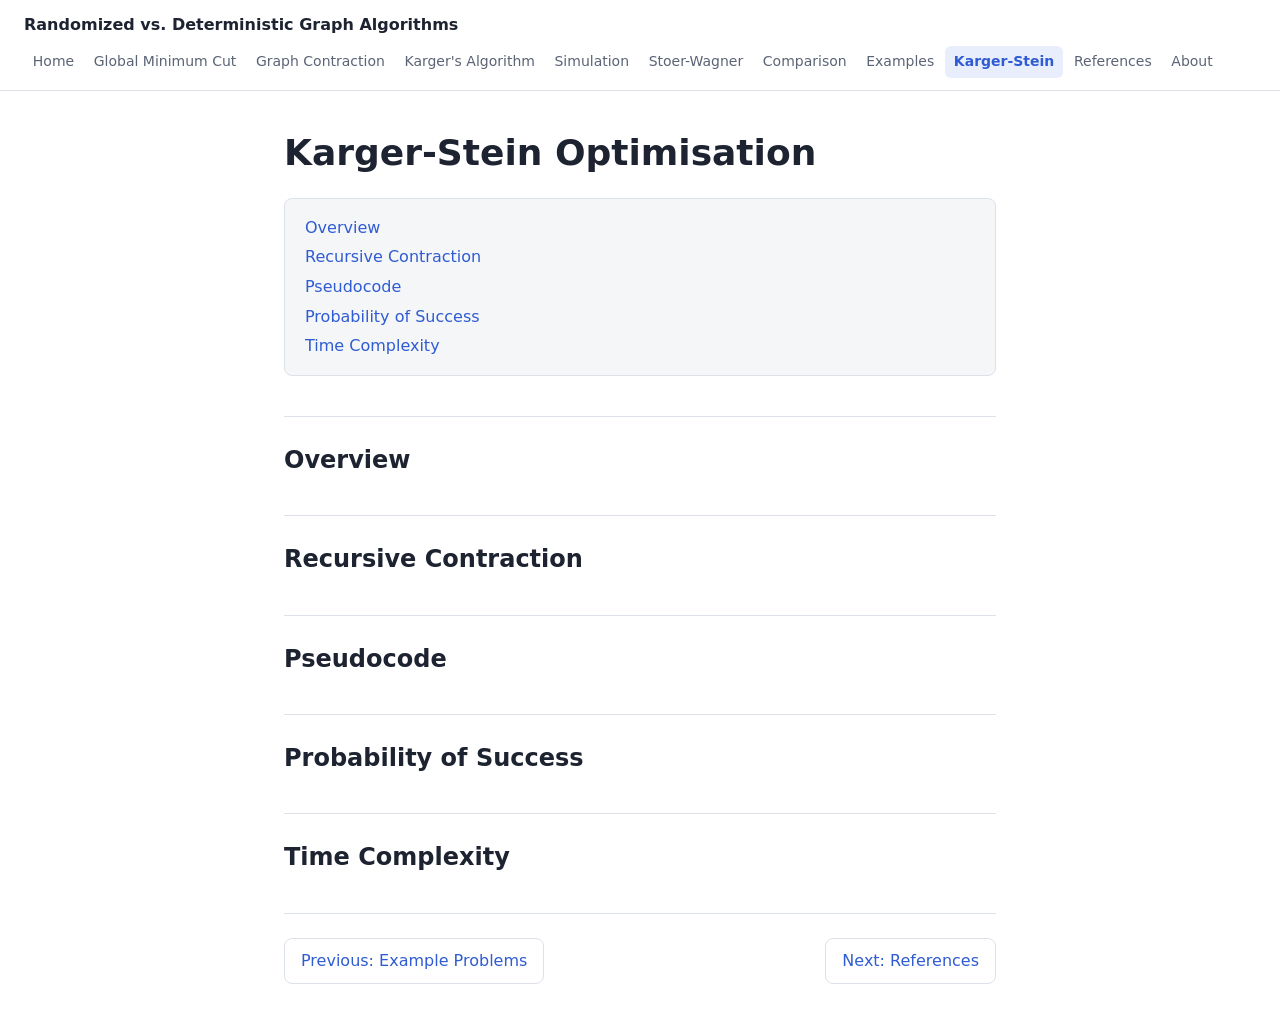
<file: Website/karger-stein.html>
<!DOCTYPE html>
<html lang="en">
<head>
  <meta charset="UTF-8">
  <meta name="viewport" content="width=device-width, initial-scale=1.0">
  <title>Karger-Stein | Randomized vs. Deterministic Graph Algorithms</title>
  <link rel="stylesheet" href="styles.css">
</head>
<body>
  <header>
    <a href="index.html">Randomized vs. Deterministic Graph Algorithms</a>
    <nav aria-label="Main">
      <ul>
        <li><a href="index.html">Home</a></li>
        <li><a href="min-cut.html">Global Minimum Cut</a></li>
        <li><a href="contraction.html">Graph Contraction</a></li>
        <li><a href="karger.html">Karger's Algorithm</a></li>
        <li><a href="simulation.html">Simulation</a></li>
        <li><a href="stoer-wagner.html">Stoer-Wagner</a></li>
        <li><a href="comparison.html">Comparison</a></li>
        <li><a href="examples.html">Examples</a></li>
        <li><a href="karger-stein.html" aria-current="page">Karger-Stein</a></li>
        <li><a href="references.html">References</a></li>
        <li><a href="about.html">About</a></li>
      </ul>
    </nav>
  </header>
  <main>
    <h1>Karger-Stein Optimisation</h1>
    <nav aria-label="On this page">
      <ul>
        <li><a href="#overview">Overview</a></li>
        <li><a href="#recursive-contraction">Recursive Contraction</a></li>
        <li><a href="#pseudocode">Pseudocode</a></li>
        <li><a href="#success-probability">Probability of Success</a></li>
        <li><a href="#complexity">Time Complexity</a></li>
      </ul>
    </nav>
    <section id="overview">
      <h2>Overview</h2>
    </section>
    <section id="recursive-contraction">
      <h2>Recursive Contraction</h2>
    </section>
    <section id="pseudocode">
      <h2>Pseudocode</h2>
    </section>
    <section id="success-probability">
      <h2>Probability of Success</h2>
    </section>
    <section id="complexity">
      <h2>Time Complexity</h2>
    </section>
  </main>
  <footer>
    <nav aria-label="Pagination">
      <a href="examples.html" rel="prev">Previous: Example Problems</a>
      <a href="references.html" rel="next">Next: References</a>
    </nav>
  </footer>
</body>
</html>
</file>
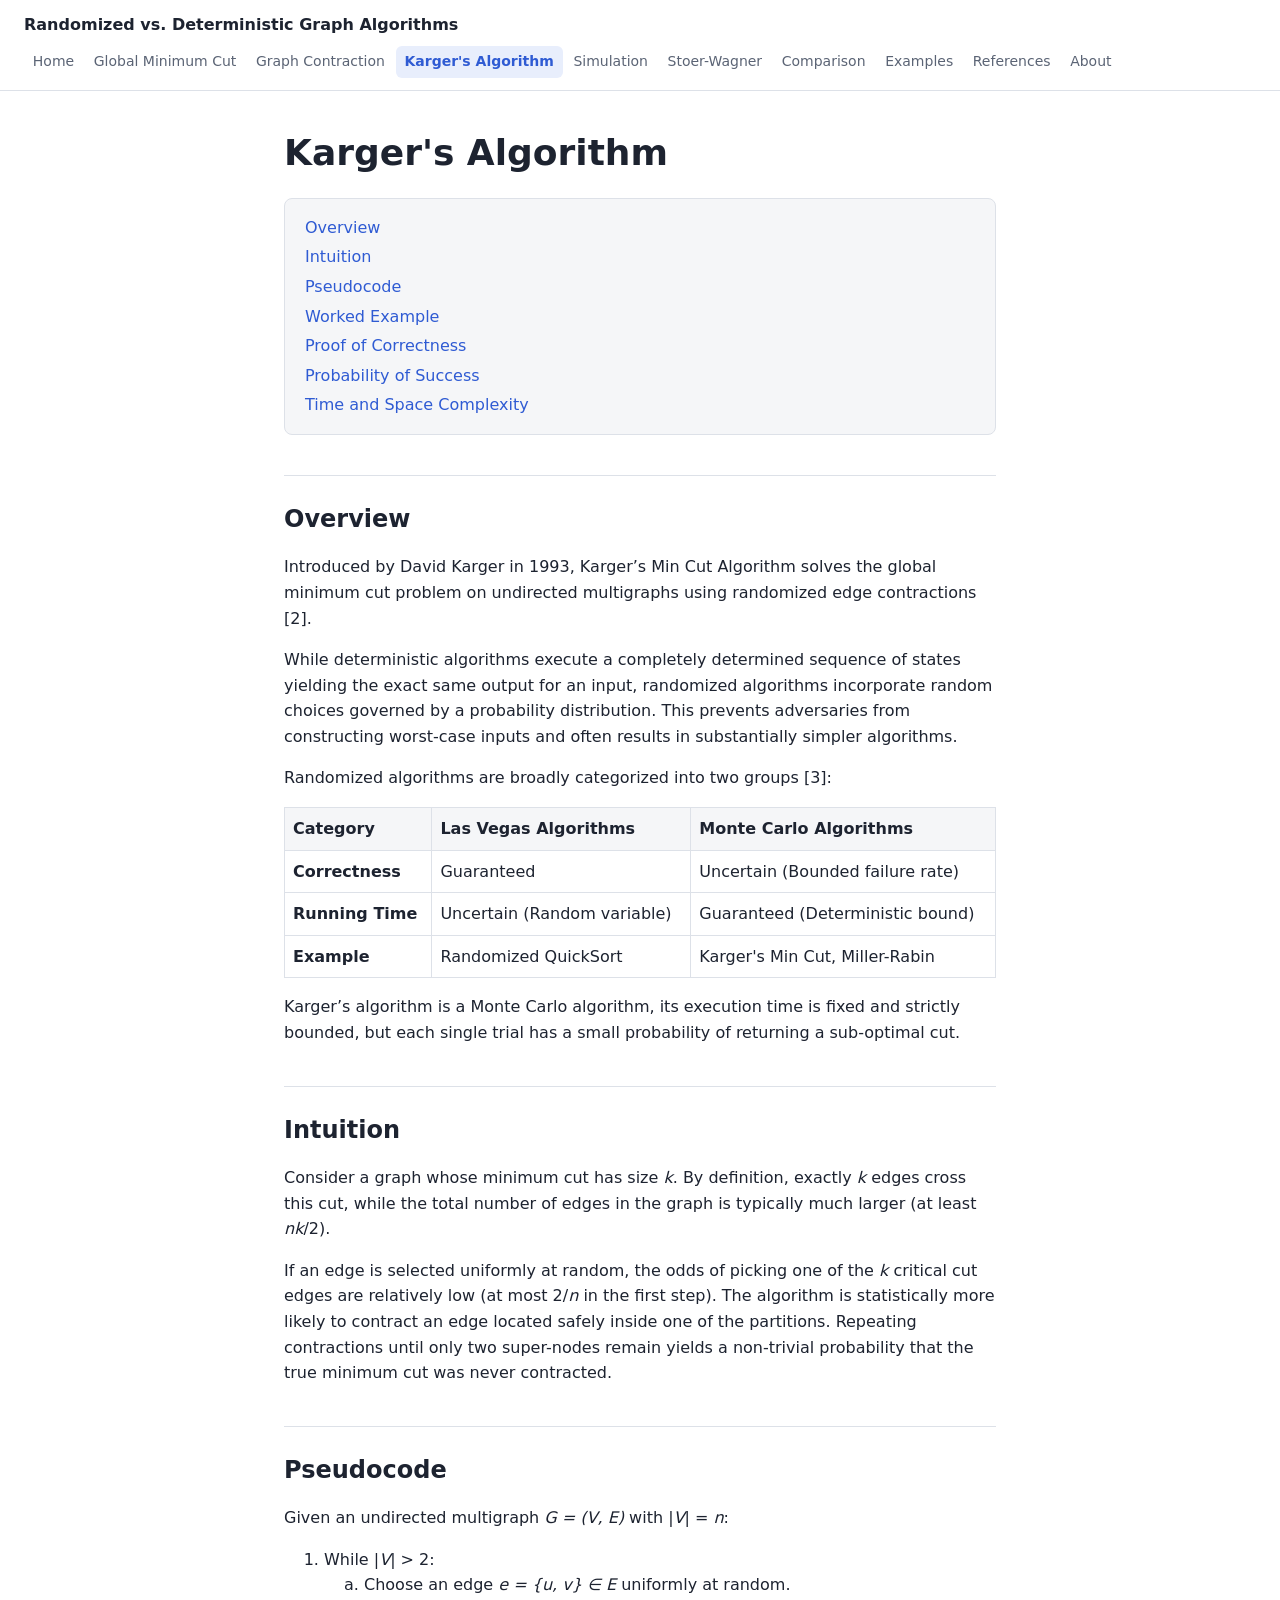
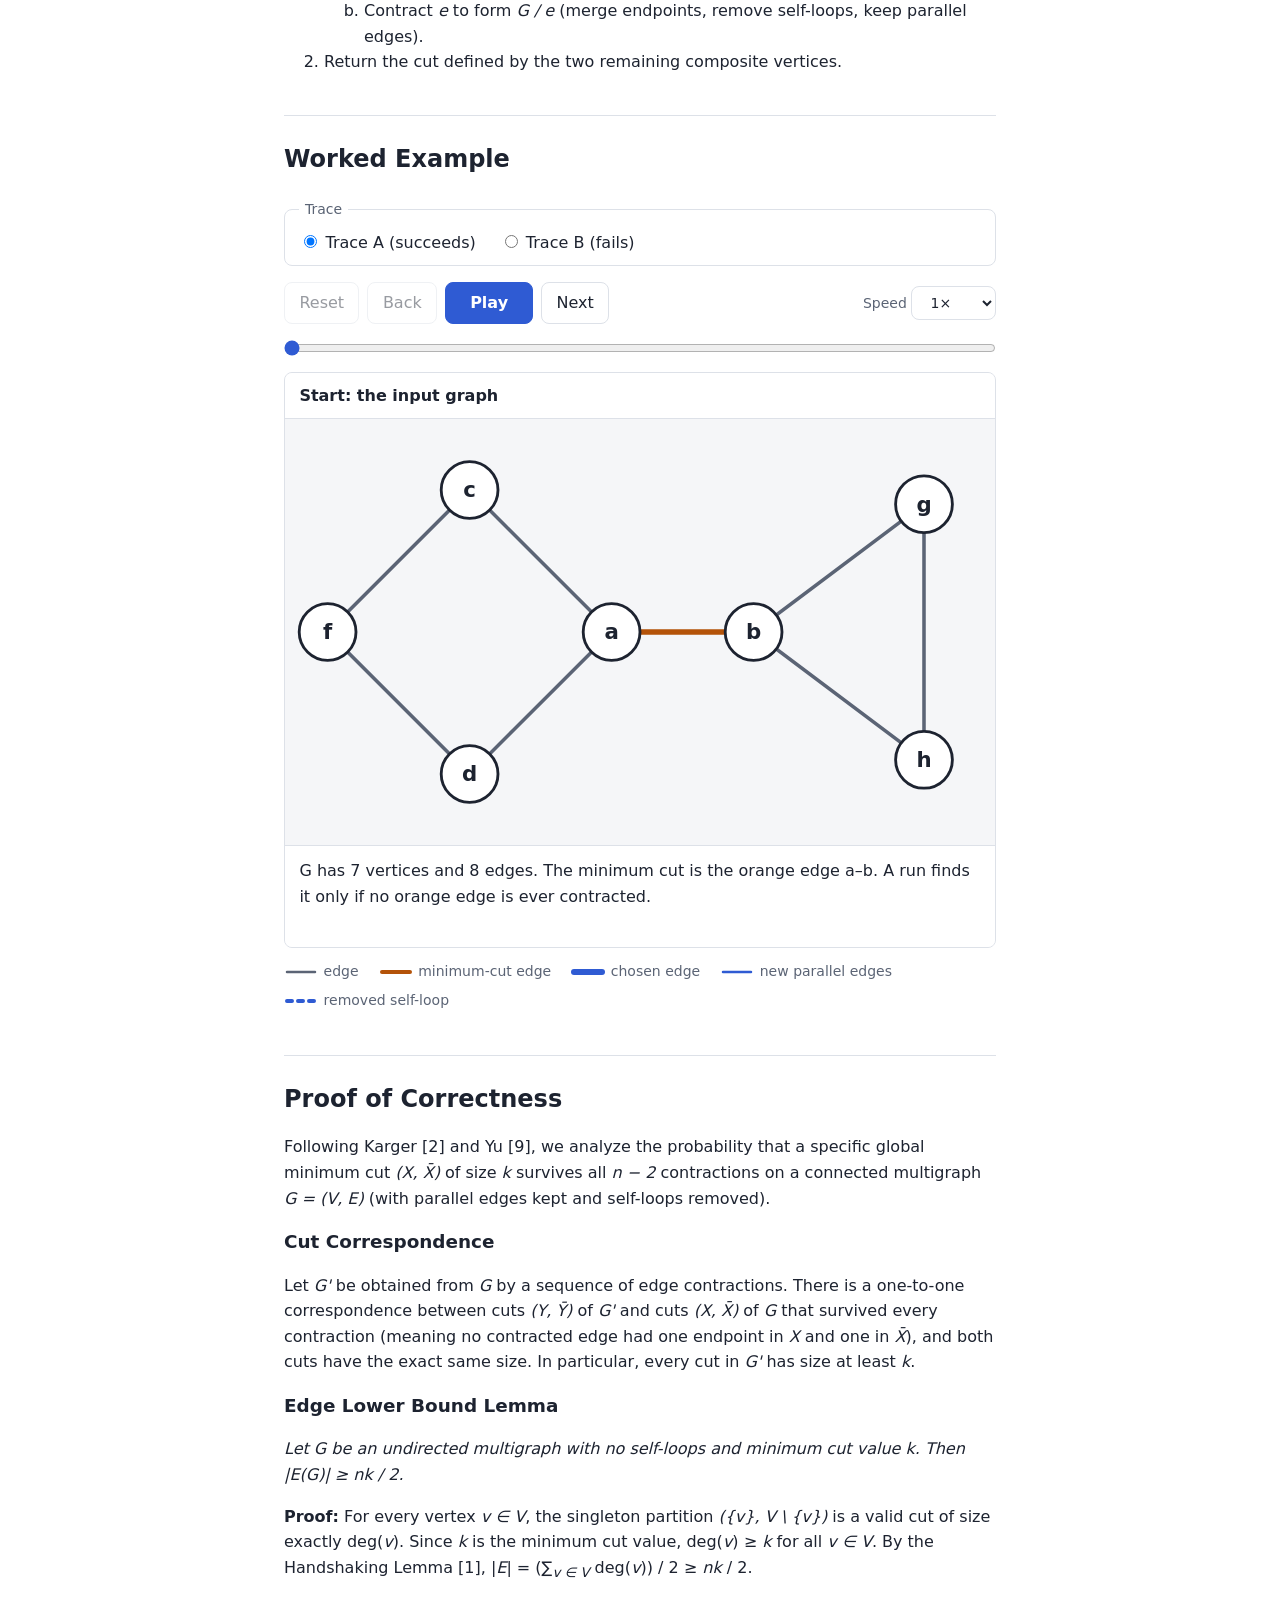
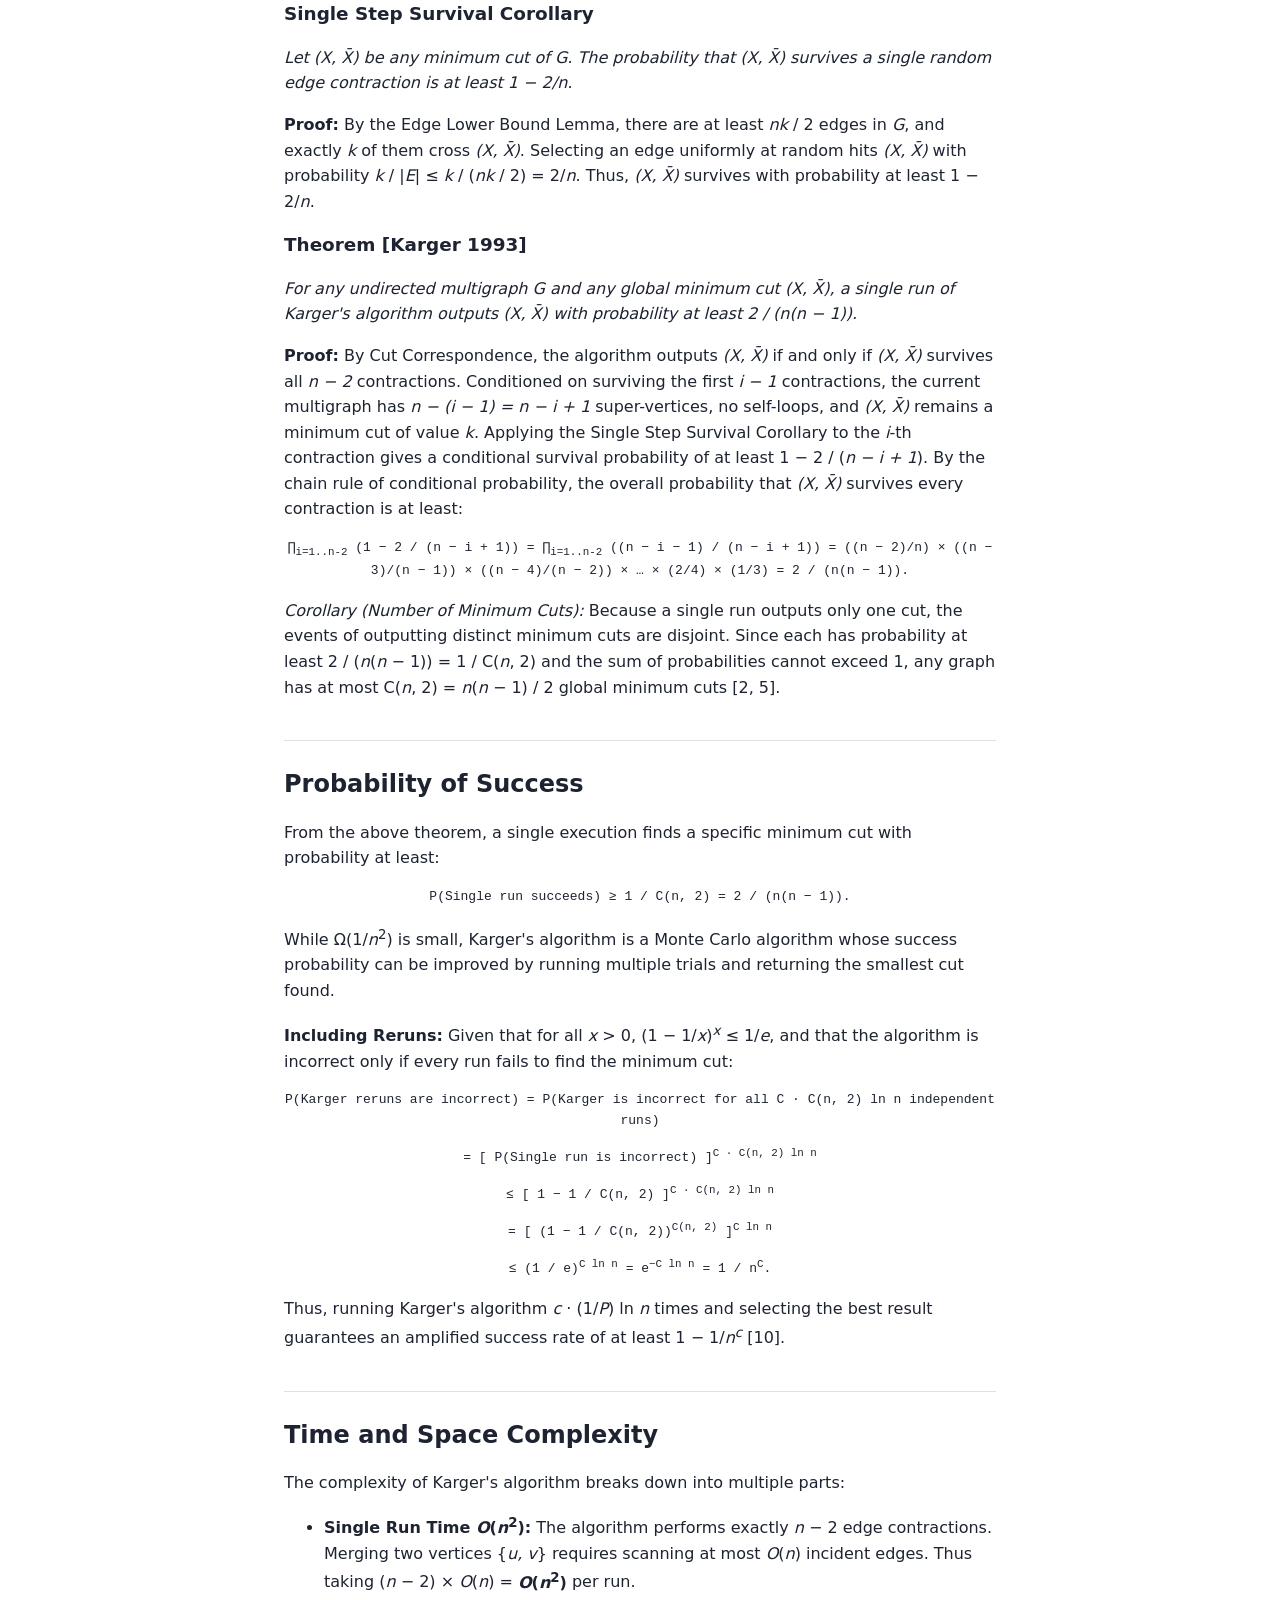
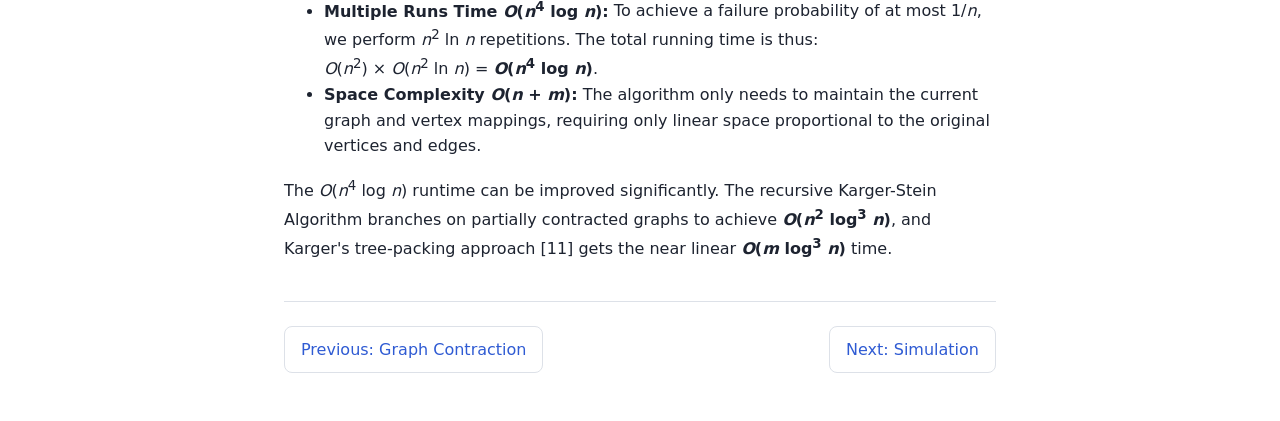
<file: Website/karger.html>
<!DOCTYPE html>
<html lang="en">
<head>
  <meta charset="UTF-8">
  <meta name="viewport" content="width=device-width, initial-scale=1.0">
  <title>Karger's Algorithm | Randomized vs. Deterministic Graph Algorithms</title>
  <link rel="stylesheet" href="styles.css">
</head>
<body>
  <header>
    <a href="index.html">Randomized vs. Deterministic Graph Algorithms</a>
    <nav aria-label="Main">
      <ul>
        <li><a href="index.html">Home</a></li>
        <li><a href="min-cut.html">Global Minimum Cut</a></li>
        <li><a href="contraction.html">Graph Contraction</a></li>
        <li><a href="karger.html" aria-current="page">Karger's Algorithm</a></li>
        <li><a href="simulation.html">Simulation</a></li>
        <li><a href="stoer-wagner.html">Stoer-Wagner</a></li>
        <li><a href="comparison.html">Comparison</a></li>
        <li><a href="examples.html">Examples</a></li>
        <li><a href="references.html">References</a></li>
        <li><a href="about.html">About</a></li>
      </ul>
    </nav>
  </header>
  <main>
    <h1>Karger's Algorithm</h1>
    <nav aria-label="On this page">
      <ul>
        <li><a href="#overview">Overview</a></li>
        <li><a href="#intuition">Intuition</a></li>
        <li><a href="#pseudocode">Pseudocode</a></li>
        <li><a href="#example">Worked Example</a></li>
        <li><a href="#proof">Proof of Correctness</a></li>
        <li><a href="#success-probability">Probability of Success</a></li>
        <li><a href="#complexity">Time and Space Complexity</a></li>
      </ul>
    </nav>

    <section id="overview">
      <h2>Overview</h2>
      <p>
        Introduced by David Karger in 1993, Karger’s Min Cut Algorithm solves the global minimum cut problem on undirected multigraphs using randomized edge contractions [2].
      </p>
      <p>
        While deterministic algorithms execute a completely determined sequence of states yielding the exact same output for an input, randomized algorithms incorporate random choices governed by a probability distribution. This prevents adversaries from constructing worst-case inputs and often results in substantially simpler algorithms.
      </p>
      <p>
        Randomized algorithms are broadly categorized into two groups [3]:
      </p>
      <table style="width:100%; border-collapse: collapse; margin: 1rem 0; border: 1px solid var(--border);">
        <thead>
          <tr style="background: var(--surface); text-align: left;">
            <th style="padding: 0.5rem; border: 1px solid var(--border);">Category</th>
            <th style="padding: 0.5rem; border: 1px solid var(--border);">Las Vegas Algorithms</th>
            <th style="padding: 0.5rem; border: 1px solid var(--border);">Monte Carlo Algorithms</th>
          </tr>
        </thead>
        <tbody>
          <tr>
            <td style="padding: 0.5rem; border: 1px solid var(--border); font-weight: 600;">Correctness</td>
            <td style="padding: 0.5rem; border: 1px solid var(--border);">Guaranteed</td>
            <td style="padding: 0.5rem; border: 1px solid var(--border);">Uncertain (Bounded failure rate)</td>
          </tr>
          <tr>
            <td style="padding: 0.5rem; border: 1px solid var(--border); font-weight: 600;">Running Time</td>
            <td style="padding: 0.5rem; border: 1px solid var(--border);">Uncertain (Random variable)</td>
            <td style="padding: 0.5rem; border: 1px solid var(--border);">Guaranteed (Deterministic bound)</td>
          </tr>
          <tr>
            <td style="padding: 0.5rem; border: 1px solid var(--border); font-weight: 600;">Example</td>
            <td style="padding: 0.5rem; border: 1px solid var(--border);">Randomized QuickSort</td>
            <td style="padding: 0.5rem; border: 1px solid var(--border);">Karger's Min Cut, Miller-Rabin</td>
          </tr>
        </tbody>
      </table>
      <p>
        Karger’s algorithm is a Monte Carlo algorithm, its execution time is fixed and strictly bounded, but each single trial has a small probability of returning a sub-optimal cut.
      </p>
    </section>

    <section id="intuition">
      <h2>Intuition</h2>
      <p>
        Consider a graph whose minimum cut has size <em>k</em>. By definition, exactly <em>k</em> edges cross this cut, while the total number of edges in the graph is typically much larger (at least <em>nk</em>/2).
      </p>
      <p>
        If an edge is selected uniformly at random, the odds of picking one of the <em>k</em> critical cut edges are relatively low (at most 2/<em>n</em> in the first step). The algorithm is statistically more likely to contract an edge located safely inside one of the partitions. Repeating contractions until only two super-nodes remain yields a non-trivial probability that the true minimum cut was never contracted.
      </p>
    </section>

    <section id="pseudocode">
      <h2>Pseudocode</h2>
      <p>
        Given an undirected multigraph <em>G = (V, E)</em> with |<em>V</em>| = <em>n</em>:
      </p>
      <ol>
        <li>While |<em>V</em>| &gt; 2:
          <ol type="a">
            <li>Choose an edge <em>e = {u, v} &isin; E</em> uniformly at random.</li>
            <li>Contract <em>e</em> to form <em>G / e</em> (merge endpoints, remove self-loops, keep parallel edges).</li>
          </ol>
        </li>
        <li>Return the cut defined by the two remaining composite vertices.</li>
      </ol>
    </section>

    <section id="example">
      <h2>Worked Example</h2>
      <figure class="graph-animation" data-kind="karger-trace" data-source="problem1">
        <noscript>This animation needs JavaScript.</noscript>
      </figure>
    </section>

    <section id="proof">
      <h2>Proof of Correctness</h2>
      <p>
        Following Karger [2] and Yu [9], we analyze the probability that a specific global minimum cut <em>(X, X&#772;)</em> of size <em>k</em> survives all <em>n &minus; 2</em> contractions on a connected multigraph <em>G = (V, E)</em> (with parallel edges kept and self-loops removed).
      </p>

      <h3>Cut Correspondence</h3>
      <p>
        Let <em>G'</em> be obtained from <em>G</em> by a sequence of edge contractions. There is a one-to-one correspondence between cuts <em>(Y, Y&#772;)</em> of <em>G'</em> and cuts <em>(X, X&#772;)</em> of <em>G</em> that survived every contraction (meaning no contracted edge had one endpoint in <em>X</em> and one in <em>X&#772;</em>), and both cuts have the exact same size. In particular, every cut in <em>G'</em> has size at least <em>k</em>.
      </p>

      <h3>Edge Lower Bound Lemma</h3>
      <p>
        <em>Let G be an undirected multigraph with no self-loops and minimum cut value k. Then |E(G)| &ge; nk / 2.</em>
      </p>
      <p>
        <strong>Proof:</strong> For every vertex <em>v &isin; V</em>, the singleton partition <em>({v}, V \ {v})</em> is a valid cut of size exactly deg(<em>v</em>). Since <em>k</em> is the minimum cut value, deg(<em>v</em>) &ge; <em>k</em> for all <em>v &isin; V</em>. By the Handshaking Lemma [1], |<em>E</em>| = (&sum;<sub><em>v &isin; V</em></sub> deg(<em>v</em>)) / 2 &ge; <em>nk</em> / 2.
      </p>

      <h3>Single Step Survival Corollary</h3>
      <p>
        <em>Let (X, X&#772;) be any minimum cut of G. The probability that (X, X&#772;) survives a single random edge contraction is at least 1 &minus; 2/n.</em>
      </p>
      <p>
        <strong>Proof:</strong> By the Edge Lower Bound Lemma, there are at least <em>nk</em> / 2 edges in <em>G</em>, and exactly <em>k</em> of them cross <em>(X, X&#772;)</em>. Selecting an edge uniformly at random hits <em>(X, X&#772;)</em> with probability <em>k</em> / |<em>E</em>| &le; <em>k</em> / (<em>nk</em> / 2) = 2/<em>n</em>. Thus, <em>(X, X&#772;)</em> survives with probability at least 1 &minus; 2/<em>n</em>.
      </p>

      <h3>Theorem [Karger 1993]</h3>
      <p>
        <em>For any undirected multigraph G and any global minimum cut (X, X&#772;), a single run of Karger's algorithm outputs (X, X&#772;) with probability at least 2 / (n(n &minus; 1)).</em>
      </p>
      <p>
        <strong>Proof:</strong> By Cut Correspondence, the algorithm outputs <em>(X, X&#772;)</em> if and only if <em>(X, X&#772;)</em> survives all <em>n &minus; 2</em> contractions. Conditioned on surviving the first <em>i &minus; 1</em> contractions, the current multigraph has <em>n &minus; (i &minus; 1) = n &minus; i + 1</em> super-vertices, no self-loops, and <em>(X, X&#772;)</em> remains a minimum cut of value <em>k</em>. Applying the Single Step Survival Corollary to the <em>i</em>-th contraction gives a conditional survival probability of at least 1 &minus; 2 / (<em>n &minus; i + 1</em>). By the chain rule of conditional probability, the overall probability that <em>(X, X&#772;)</em> survives every contraction is at least:
      </p>
      <p style="text-align: center; font-family: monospace;">
        &prod;<sub>i=1..n-2</sub> (1 &minus; 2 / (n &minus; i + 1))
        = &prod;<sub>i=1..n-2</sub> ((n &minus; i &minus; 1) / (n &minus; i + 1))
        = ((n &minus; 2)/n) &times; ((n &minus; 3)/(n &minus; 1)) &times; ((n &minus; 4)/(n &minus; 2)) &times; &hellip; &times; (2/4) &times; (1/3)
        = 2 / (n(n &minus; 1)).
      </p>
      <p>
        <em>Corollary (Number of Minimum Cuts):</em> Because a single run outputs only one cut, the events of outputting distinct minimum cuts are disjoint. Since each has probability at least 2 / (<em>n</em>(<em>n</em> &minus; 1)) = 1 / C(<em>n</em>, 2) and the sum of probabilities cannot exceed 1, any graph has at most C(<em>n</em>, 2) = <em>n</em>(<em>n</em> &minus; 1) / 2 global minimum cuts [2, 5].
      </p>
    </section>

    <section id="success-probability">
      <h2>Probability of Success</h2>
      <p>
        From the above theorem, a single execution finds a specific minimum cut with probability at least:
      </p>
      <p style="text-align: center; font-family: monospace;">
        P(Single run succeeds) &ge; 1 / C(n, 2) = 2 / (n(n &minus; 1)).
      </p>
      <p>
        While &Omega;(1/<em>n</em><sup>2</sup>) is small, Karger's algorithm is a Monte Carlo algorithm whose success probability can be improved by running multiple trials and returning the smallest cut found.
      </p>
      <p>
        <strong>Including Reruns:</strong> Given that for all <em>x</em> &gt; 0, (1 &minus; 1/<em>x</em>)<sup><em>x</em></sup> &le; 1/<em>e</em>, and that the algorithm is incorrect only if every run fails to find the minimum cut:
      </p>
      <p style="text-align: center; font-family: monospace;">
        P(Karger reruns are incorrect) = P(Karger is incorrect for all C &middot; C(n, 2) ln n independent runs)
      </p>
      <p style="text-align: center; font-family: monospace;">
        = [ P(Single run is incorrect) ]<sup>C &middot; C(n, 2) ln n</sup>
      </p>
      <p style="text-align: center; font-family: monospace;">
        &le; [ 1 &minus; 1 / C(n, 2) ]<sup>C &middot; C(n, 2) ln n</sup>
      </p>
      <p style="text-align: center; font-family: monospace;">
        = [ (1 &minus; 1 / C(n, 2))<sup>C(n, 2)</sup> ]<sup>C ln n</sup>
      </p>
      <p style="text-align: center; font-family: monospace;">
        &le; (1 / e)<sup>C ln n</sup> = e<sup>&minus;C ln n</sup> = 1 / n<sup>C</sup>.
      </p>

      <p>
        Thus, running Karger's algorithm <em>c</em> &middot; (1/<em>P</em>) ln <em>n</em> times and selecting the best result guarantees an amplified success rate of at least 1 &minus; 1/<em>n</em><sup><em>c</em></sup> [10].
      </p>
    </section>

    <section id="complexity">
      <h2>Time and Space Complexity</h2>
      <p>
        The complexity of Karger's algorithm breaks down into multiple parts:
      </p>
      <ul>
        <li>
          <strong>Single Run Time <em>O</em>(<em>n</em><sup>2</sup>):</strong> 
          The algorithm performs exactly <em>n</em> &minus; 2 edge contractions. Merging two vertices {<em>u, v</em>} requires scanning at most <em>O</em>(<em>n</em>) incident edges. Thus taking (<em>n</em> &minus; 2) &times; <em>O</em>(<em>n</em>) = <strong><em>O</em>(<em>n</em><sup>2</sup>)</strong> per run.
        </li>
        <li>
          <strong>Multiple Runs Time <em>O</em>(<em>n</em><sup>4</sup> log <em>n</em>):</strong> 
          To achieve a failure probability of at most 1/<em>n</em>, we perform <em>n</em><sup>2</sup> ln <em>n</em> repetitions. The total running time is thus:
          <br>
          <em>O</em>(<em>n</em><sup>2</sup>) &times; <em>O</em>(<em>n</em><sup>2</sup> ln <em>n</em>) = <strong><em>O</em>(<em>n</em><sup>4</sup> log <em>n</em>)</strong>.
        </li>
        <li>
          <strong>Space Complexity <em>O</em>(<em>n</em> + <em>m</em>):</strong> 
          The algorithm only needs to maintain the current graph and vertex mappings, requiring only linear space proportional to the original vertices and edges.
        </li>
      </ul>
      <p>
        The <em>O</em>(<em>n</em><sup>4</sup> log <em>n</em>) runtime can be improved significantly. The recursive Karger-Stein Algorithm branches on partially contracted graphs to achieve <strong><em>O</em>(<em>n</em><sup>2</sup> log<sup>3</sup> <em>n</em>)</strong>, and Karger's tree-packing approach [11] gets the near linear <strong><em>O</em>(<em>m</em> log<sup>3</sup> <em>n</em>)</strong> time.
      </p>
    </section>
  </main>
  <footer>
    <nav aria-label="Pagination">
      <a href="contraction.html" rel="prev">Previous: Graph Contraction</a>
      <a href="simulation.html" rel="next">Next: Simulation</a>
    </nav>
  </footer>
  <script src="problem-1.js"></script>
  <script src="graph-animation.js"></script>
</body>
</html>
</file>
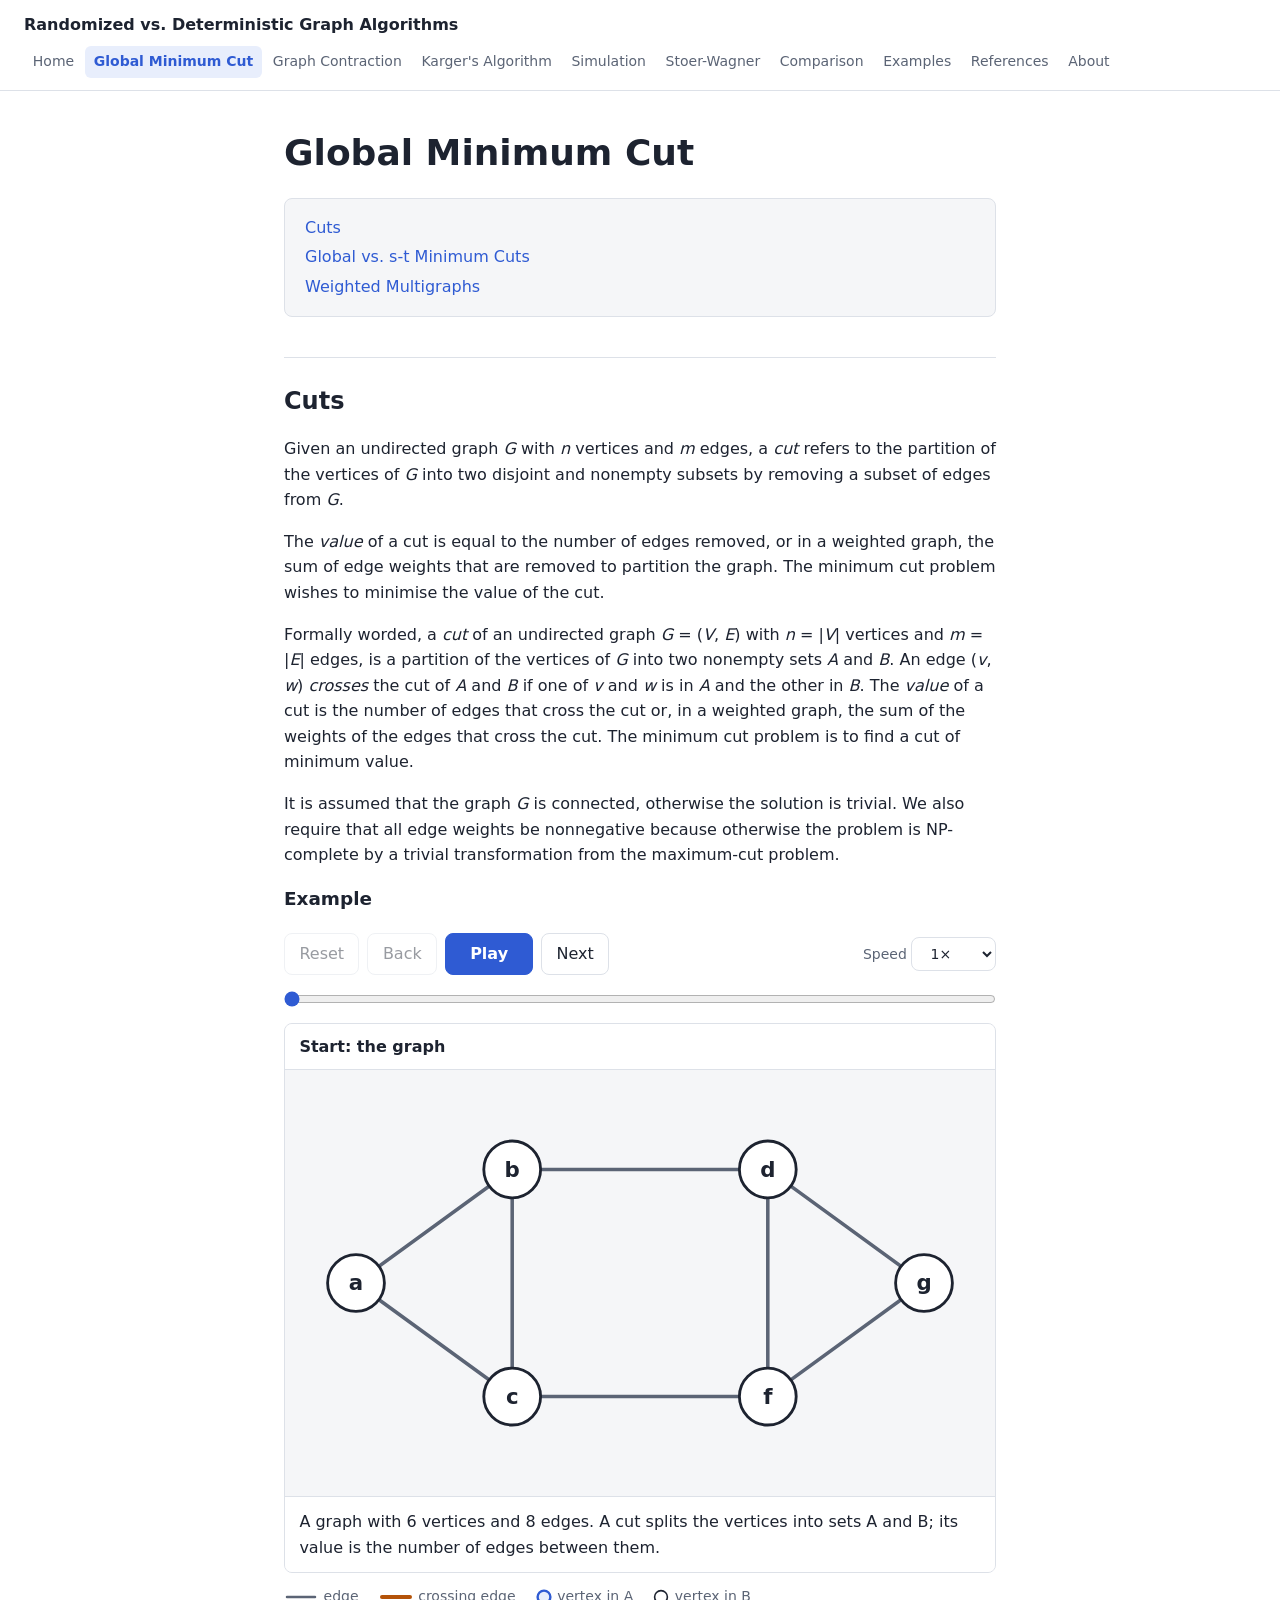
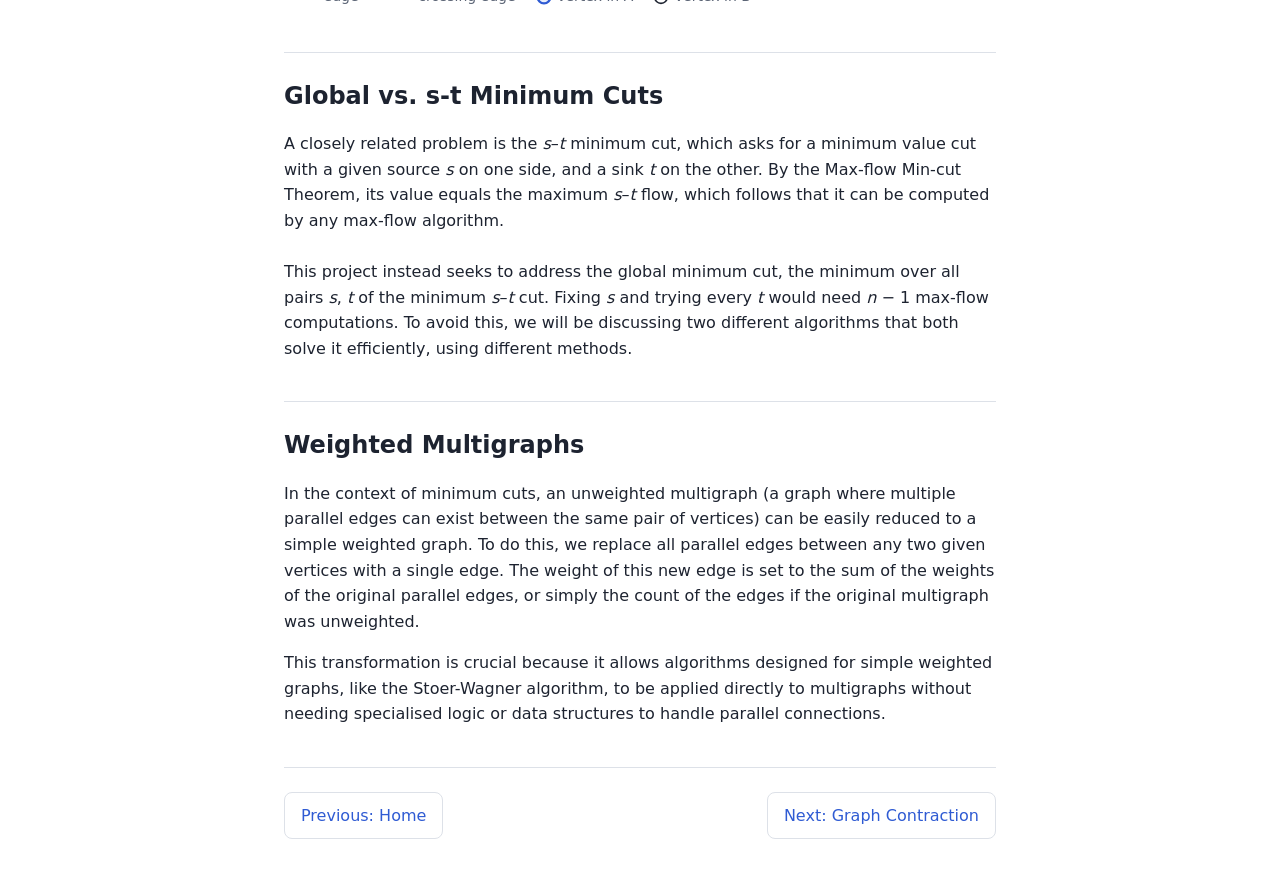
<file: Website/min-cut.html>
<!DOCTYPE html>
<html lang="en">
<head>
  <meta charset="UTF-8">
  <meta name="viewport" content="width=device-width, initial-scale=1.0">
  <title>Global Minimum Cut | Randomized vs. Deterministic Graph Algorithms</title>
  <link rel="stylesheet" href="styles.css">
</head>
<body>
  <header>
    <a href="index.html">Randomized vs. Deterministic Graph Algorithms</a>
    <nav aria-label="Main">
      <ul>
        <li><a href="index.html">Home</a></li>
        <li><a href="min-cut.html" aria-current="page">Global Minimum Cut</a></li>
        <li><a href="contraction.html">Graph Contraction</a></li>
        <li><a href="karger.html">Karger's Algorithm</a></li>
        <li><a href="simulation.html">Simulation</a></li>
        <li><a href="stoer-wagner.html">Stoer-Wagner</a></li>
        <li><a href="comparison.html">Comparison</a></li>
        <li><a href="examples.html">Examples</a></li>
        <li><a href="references.html">References</a></li>
        <li><a href="about.html">About</a></li>
      </ul>
    </nav>
  </header>
  <main>
    <h1>Global Minimum Cut</h1>
    <nav aria-label="On this page">
      <ul>
        <li><a href="#cuts">Cuts</a></li>
        <li><a href="#global-vs-st">Global vs. s-t Minimum Cuts</a></li>
        <li><a href="#multigraphs">Weighted Multigraphs</a></li>
      </ul>
    </nav>
    <section id="cuts">
      <h2>Cuts</h2>
      <p>Given an undirected graph <var>G</var> with <var>n</var> vertices and <var>m</var> edges, a <i>cut</i> refers to the partition of the vertices of <var>G</var> into two disjoint and nonempty subsets by removing a subset of edges from <var>G</var>.</p>
      <p>The <i>value</i> of a cut is equal to the number of edges removed, or in a weighted graph, the sum of edge weights that are removed to partition the graph. The minimum cut problem wishes to minimise the value of the cut.</p>
      <p>Formally worded, a <i>cut</i> of an undirected graph <var>G</var> = (<var>V</var>, <var>E</var>) with <var>n</var> = |<var>V</var>| vertices and <var>m</var> = |<var>E</var>| edges, is a partition of the vertices of <var>G</var> into two nonempty sets <var>A</var> and <var>B</var>. An edge (<var>v</var>, <var>w</var>) <i>crosses</i> the cut of <var>A</var> and <var>B</var> if one of <var>v</var> and <var>w</var> is in <var>A</var> and the other in <var>B</var>. The <i>value</i> of a cut is the number of edges that cross the cut or, in a weighted graph, the sum of the weights of the edges that cross the cut. The minimum cut problem is to find a cut of minimum value.
      <p>It is assumed that the graph <var>G</var> is connected, otherwise the solution is trivial. We also require that all edge weights be nonnegative because otherwise the problem is NP-complete by a trivial transformation from the maximum-cut problem.
      <h3>Example</h3>
      <figure class="graph-animation" data-kind="cuts"
              data-layout='{"a": [80, 160], "b": [190, 80], "c": [190, 240], "d": [370, 80], "f": [370, 240], "g": [480, 160]}'>
        <script type="application/json">
          {
            "vertices": ["a", "b", "c", "d", "f", "g"],
            "edges": [["a", "b"], ["a", "c"], ["b", "c"], ["b", "d"], ["c", "f"], ["d", "f"], ["d", "g"], ["f", "g"]],
            "cuts": [["b"], ["b", "c"], ["a", "b", "c"], ["a"]]
          }
        </script>
        <noscript>This animation needs JavaScript.</noscript>
      </figure>
    </section>
    <section id="global-vs-st">
      <h2>Global vs. s-t Minimum Cuts</h2>
      <p>A closely related problem is the <var>s</var>–<var>t</var> minimum cut, which asks for a minimum value cut with a given source <var>s</var> on one side, and a sink <var>t</var> on the other. By the Max-flow Min-cut Theorem, its value equals the maximum <var>s</var>–<var>t</var> flow, which follows that it can be computed by any max-flow algorithm. <br><br>This project instead seeks to address the global minimum cut, the minimum over all pairs <var>s</var>, <var>t</var> of the minimum <var>s</var>–<var>t</var> cut. Fixing <var>s</var> and trying every <var>t</var> would need <var>n</var> − 1 max-flow computations. To avoid this, we will be discussing two different algorithms that both solve it efficiently, using different methods.</p>
    </section>
    <section id="multigraphs">
      <h2>Weighted Multigraphs</h2>
      <p>In the context of minimum cuts, an unweighted multigraph (a graph where multiple parallel edges can exist between the same pair of vertices) can be easily reduced to a simple weighted graph. To do this, we replace all parallel edges between any two given vertices with a single edge. The weight of this new edge is set to the sum of the weights of the original parallel edges, or simply the count of the edges if the original multigraph was unweighted. </p>
      <p>This transformation is crucial because it allows algorithms designed for simple weighted graphs, like the Stoer-Wagner algorithm, to be applied directly to multigraphs without needing specialised logic or data structures to handle parallel connections.</p>
    </section>
  </main>
  <footer>
    <nav aria-label="Pagination">
      <a href="index.html" rel="prev">Previous: Home</a>
      <a href="contraction.html" rel="next">Next: Graph Contraction</a>
    </nav>
  </footer>
  <script src="graph-animation.js"></script>
</body>
</html>
</file>
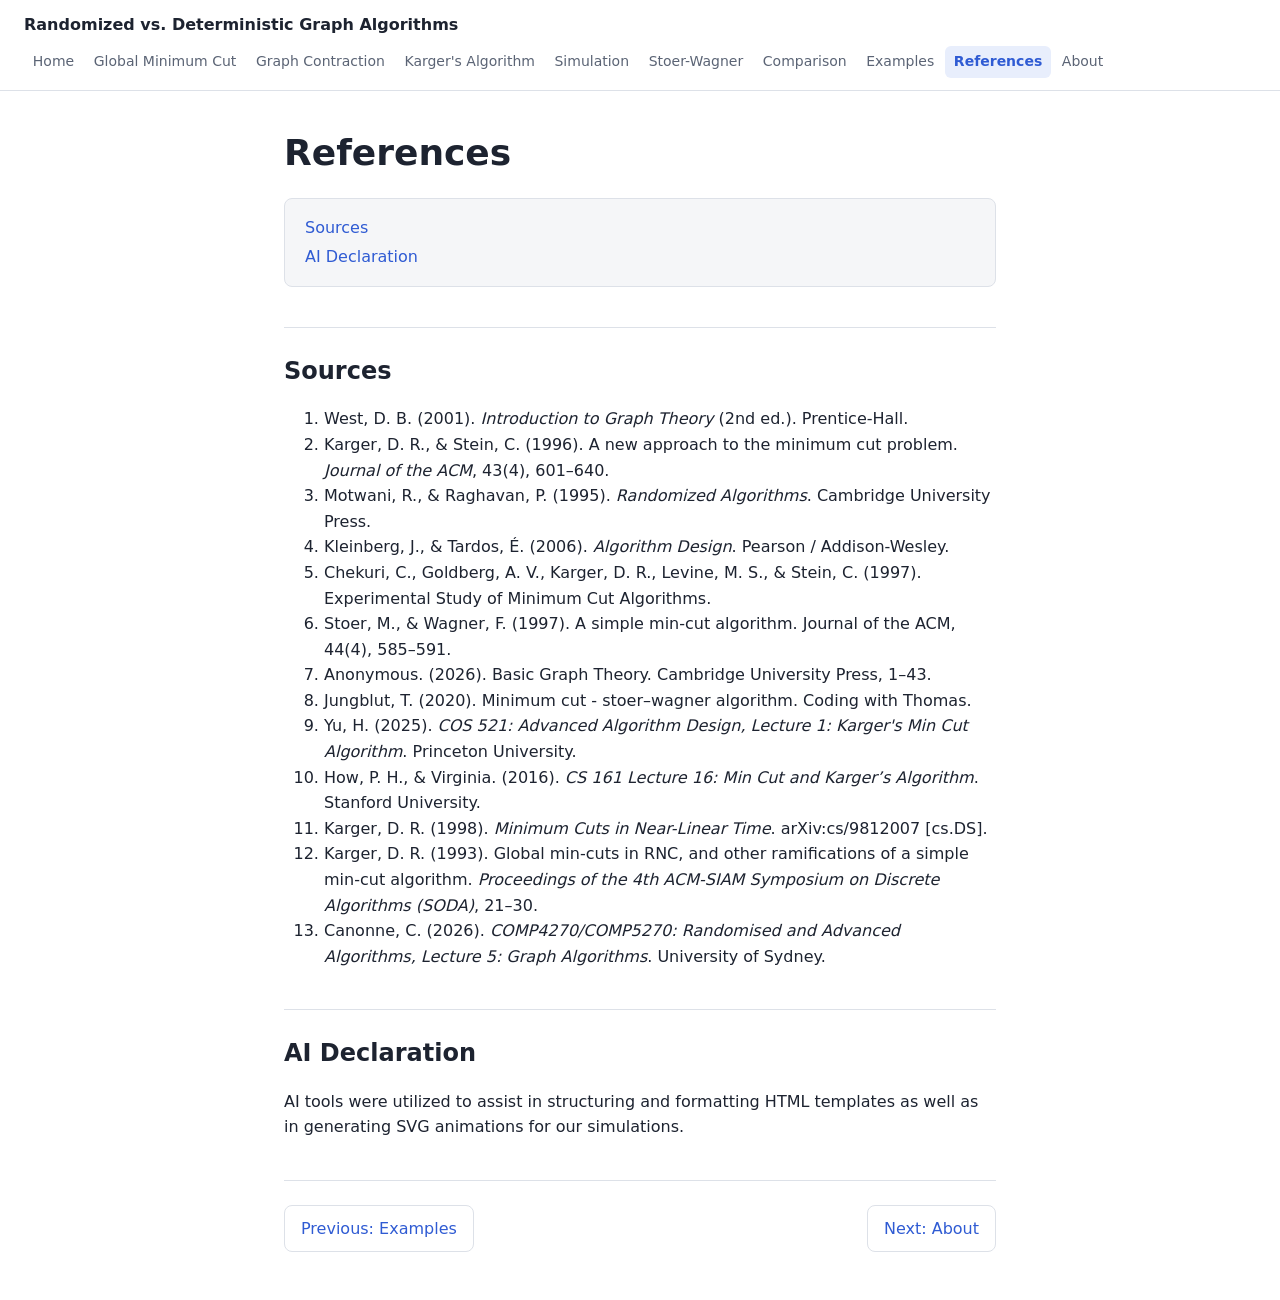
<file: Website/references.html>
<!DOCTYPE html>
<html lang="en">
<head>
  <meta charset="UTF-8">
  <meta name="viewport" content="width=device-width, initial-scale=1.0">
  <title>References | Randomized vs. Deterministic Graph Algorithms</title>
  <link rel="stylesheet" href="styles.css">
</head>
<body>
  <header>
    <a href="index.html">Randomized vs. Deterministic Graph Algorithms</a>
    <nav aria-label="Main">
      <ul>
        <li><a href="index.html">Home</a></li>
        <li><a href="min-cut.html">Global Minimum Cut</a></li>
        <li><a href="contraction.html">Graph Contraction</a></li>
        <li><a href="karger.html">Karger's Algorithm</a></li>
        <li><a href="simulation.html">Simulation</a></li>
        <li><a href="stoer-wagner.html">Stoer-Wagner</a></li>
        <li><a href="comparison.html">Comparison</a></li>
        <li><a href="examples.html">Examples</a></li>
        <li><a href="references.html" aria-current="page">References</a></li>
        <li><a href="about.html">About</a></li>
      </ul>
    </nav>
  </header>
  <main>
    <h1>References</h1>
    <nav aria-label="On this page">
      <ul>
        <li><a href="#sources">Sources</a></li>
        <li><a href="#ai-declaration">AI Declaration</a></li>
      </ul>
    </nav>
    <section id="sources">
      <h2>Sources</h2>
      <ol>
        <li>West, D. B. (2001). <em>Introduction to Graph Theory</em> (2nd ed.). Prentice-Hall.</li>
        <li>Karger, D. R., &amp; Stein, C. (1996). A new approach to the minimum cut problem. <em>Journal of the ACM</em>, 43(4), 601–640.</li>
        <li>Motwani, R., &amp; Raghavan, P. (1995). <em>Randomized Algorithms</em>. Cambridge University Press.</li>
        <li>Kleinberg, J., &amp; Tardos, É. (2006). <em>Algorithm Design</em>. Pearson / Addison-Wesley.</li>
        <li>Chekuri, C., Goldberg, A. V., Karger, D. R., Levine, M. S., &amp; Stein, C. (1997). Experimental Study of Minimum Cut Algorithms.</li>
        <li>Stoer, M., &amp; Wagner, F. (1997). A simple min-cut algorithm. Journal of the ACM, 44(4), 585–591.</li>
        <li>Anonymous. (2026). Basic Graph Theory. Cambridge University Press, 1–43.</li>
        <li>Jungblut, T. (2020). Minimum cut - stoer–wagner algorithm. Coding with Thomas.</li>
        <li>Yu, H. (2025). <em>COS 521: Advanced Algorithm Design, Lecture 1: Karger's Min Cut Algorithm</em>. Princeton University.</li>
        <li>How, P. H., &amp; Virginia. (2016). <em>CS 161 Lecture 16: Min Cut and Karger’s Algorithm</em>. Stanford University.</li>
        <li>Karger, D. R. (1998). <em>Minimum Cuts in Near-Linear Time</em>. arXiv:cs/9812007 [cs.DS].</li>
        <li>Karger, D. R. (1993). Global min-cuts in RNC, and other ramifications of a simple min-cut algorithm. <em>Proceedings of the 4th ACM-SIAM Symposium on Discrete Algorithms (SODA)</em>, 21–30.</li>
        <li>Canonne, C. (2026). <em>COMP4270/COMP5270: Randomised and Advanced Algorithms, Lecture 5: Graph Algorithms</em>. University of Sydney.</li>
      </ol>
    </section>
    <section id="ai-declaration">
      <h2>AI Declaration</h2>
      <p>
        AI tools were utilized to assist in structuring and formatting HTML templates as well as in generating SVG animations for our simulations.
      </p>
    </section>
  </main>
  <footer>
    <nav aria-label="Pagination">
      <a href="examples.html" rel="prev">Previous: Examples</a>
      <a href="about.html" rel="next">Next: About</a>
    </nav>
  </footer>
</body>
</html>
</file>
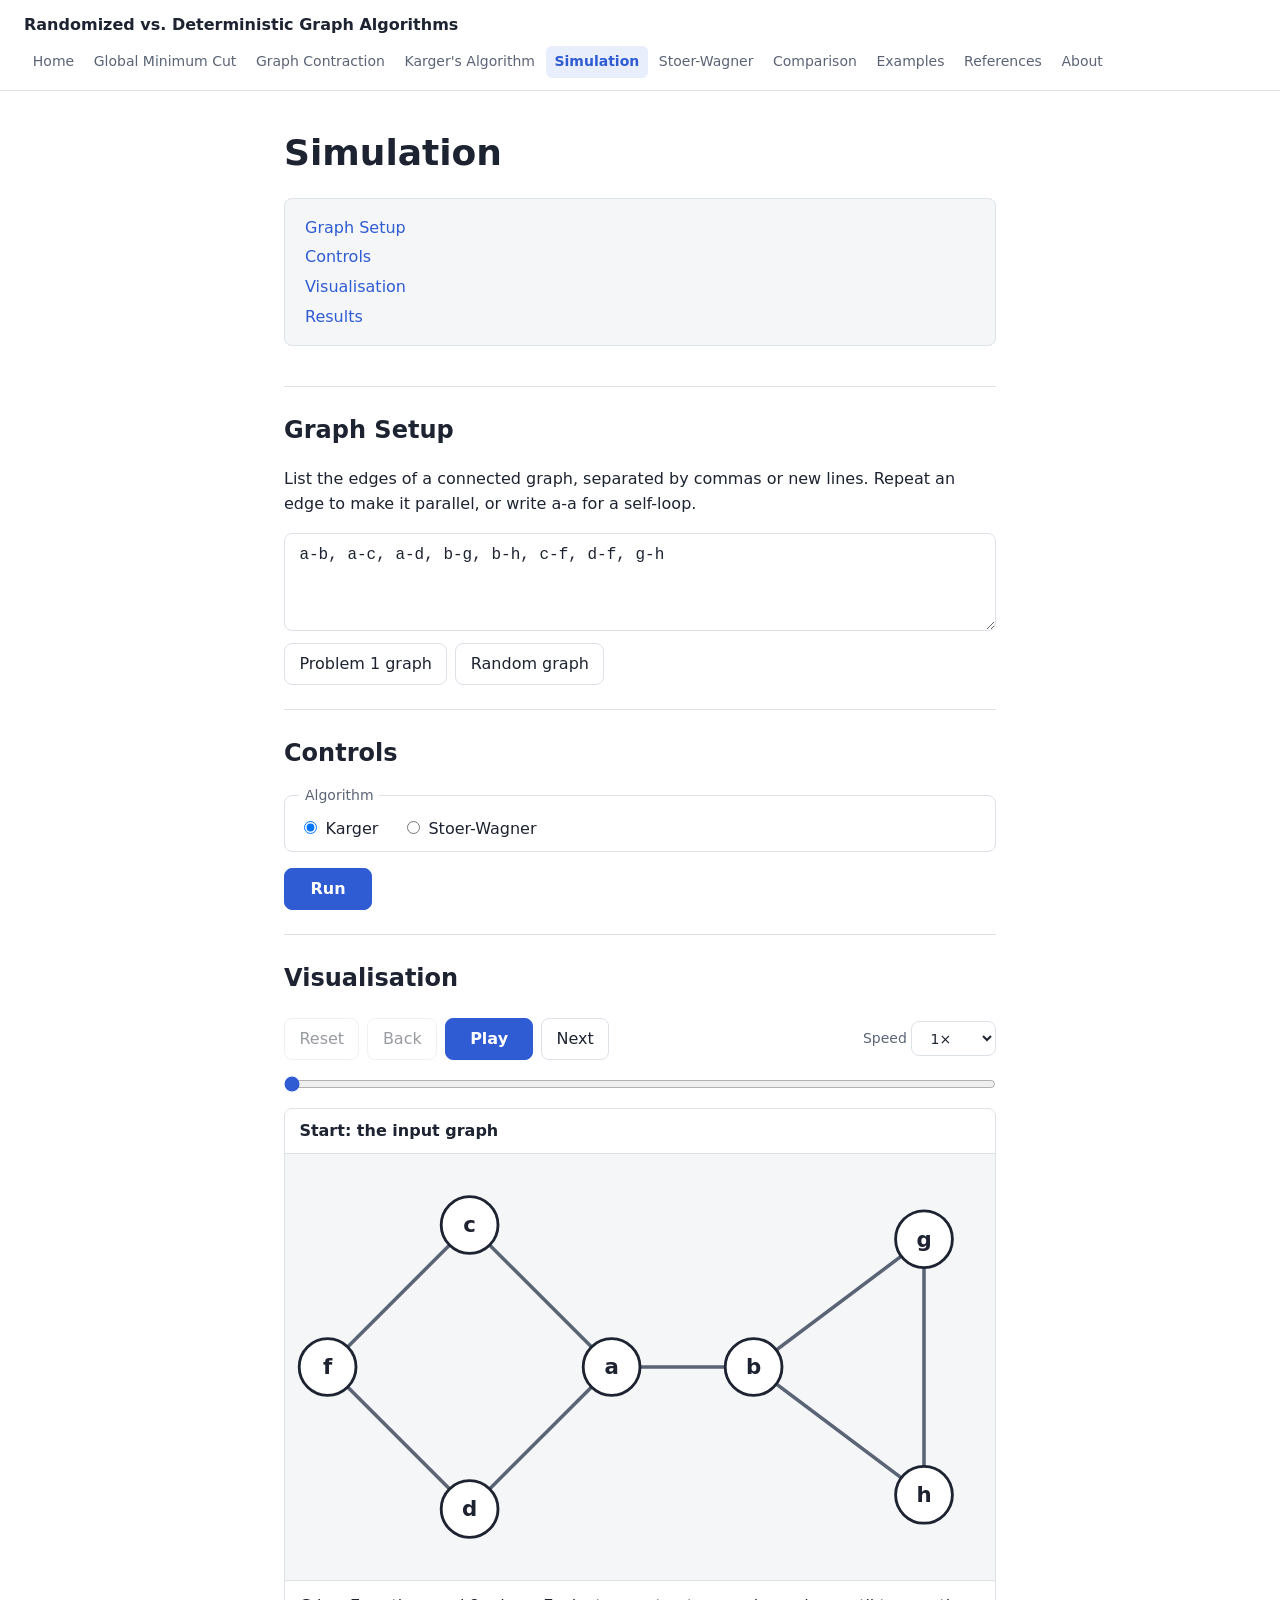
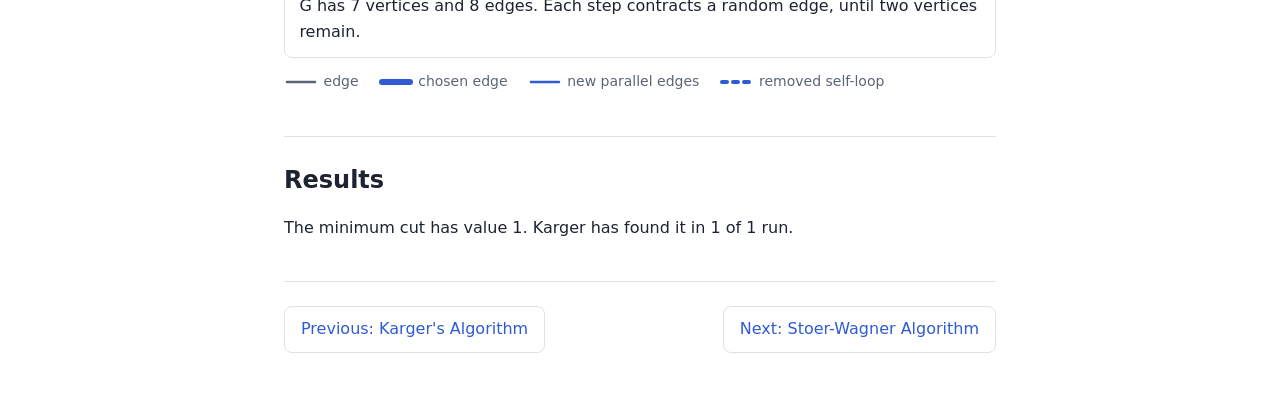
<file: Website/simulation.html>
<!DOCTYPE html>
<html lang="en">
<head>
  <meta charset="UTF-8">
  <meta name="viewport" content="width=device-width, initial-scale=1.0">
  <title>Simulation | Randomized vs. Deterministic Graph Algorithms</title>
  <link rel="stylesheet" href="styles.css">
</head>
<body>
  <header>
    <a href="index.html">Randomized vs. Deterministic Graph Algorithms</a>
    <nav aria-label="Main">
      <ul>
        <li><a href="index.html">Home</a></li>
        <li><a href="min-cut.html">Global Minimum Cut</a></li>
        <li><a href="contraction.html">Graph Contraction</a></li>
        <li><a href="karger.html">Karger's Algorithm</a></li>
        <li><a href="simulation.html" aria-current="page">Simulation</a></li>
        <li><a href="stoer-wagner.html">Stoer-Wagner</a></li>
        <li><a href="comparison.html">Comparison</a></li>
        <li><a href="examples.html">Examples</a></li>
        <li><a href="references.html">References</a></li>
        <li><a href="about.html">About</a></li>
      </ul>
    </nav>
  </header>
  <main>
    <h1>Simulation</h1>
    <nav aria-label="On this page">
      <ul>
        <li><a href="#setup">Graph Setup</a></li>
        <li><a href="#controls">Controls</a></li>
        <li><a href="#visualisation">Visualisation</a></li>
        <li><a href="#results">Results</a></li>
      </ul>
    </nav>
    <section id="setup">
      <h2>Graph Setup</h2>
      <p>List the edges of a connected graph, separated by commas or new lines. Repeat an edge to make it parallel, or write a-a for a self-loop.</p>
      <textarea class="ga-input" id="sim-edges" rows="3" spellcheck="false" aria-label="Edges"></textarea>
      <div class="ga-controls">
        <button type="button" id="sim-problem-1">Problem 1 graph</button>
        <button type="button" id="sim-random">Random graph</button>
      </div>
      <noscript><p>The simulation needs JavaScript.</p></noscript>
    </section>
    <section id="controls">
      <h2>Controls</h2>
      <fieldset class="ga-variants">
        <legend>Algorithm</legend>
        <label><input type="radio" name="sim-algorithm" value="karger" checked> Karger</label>
        <label><input type="radio" name="sim-algorithm" value="stoer-wagner"> Stoer-Wagner</label>
      </fieldset>
      <div class="ga-controls">
        <button type="button" class="ga-play" id="sim-run">Run</button>
      </div>
      <p class="ga-error" id="sim-error" role="alert"></p>
    </section>
    <section id="visualisation">
      <h2>Visualisation</h2>
      <figure class="graph-animation" id="sim-figure"></figure>
    </section>
    <section id="results">
      <h2>Results</h2>
      <p id="sim-results"></p>
    </section>
  </main>
  <footer>
    <nav aria-label="Pagination">
      <a href="karger.html" rel="prev">Previous: Karger's Algorithm</a>
      <a href="stoer-wagner.html" rel="next">Next: Stoer-Wagner Algorithm</a>
    </nav>
  </footer>
  <script src="problem-1.js"></script>
  <script src="graph-animation.js"></script>
  <script>
    (function () {
      'use strict';

      const $ = id => document.getElementById(id);
      const input = $('sim-edges');
      const problem1 = window.problem1.spec.graph.edges.map(edge => edge.join('-')).join(', ');
      let tally = { graph: '', runs: 0, hits: 0 };

      function parse(text) {
        const edges = text.split(/[\n,;]+/).map(part => part.trim().split(/[\s–-]+/).filter(Boolean)).filter(pair => pair.length);
        const vertices = Array.from(new Set(edges.flat()));
        if (edges.some(pair => pair.length !== 2)) throw new Error('Write each edge as two vertices, like a-b.');
        if (vertices.length < 2 || vertices.length > 10) throw new Error('Use between 2 and 10 vertices.');
        if (edges.length > 25) throw new Error('Use at most 25 edges.');
        const reached = [vertices[0]];
        for (const v of reached) {
          edges.forEach(pair => {
            const other = pair[0] === v ? pair[1] : pair[1] === v ? pair[0] : null;
            if (other && !reached.includes(other)) reached.push(other);
          });
        }
        if (reached.length < vertices.length) throw new Error('The graph must be connected.');
        return { vertices, edges };
      }

      function randomGraph() {
        const pick = n => Math.floor(Math.random() * n);
        const names = 'abcdfghi'.slice(0, 5 + pick(4)).split('');
        const edges = new Set();
        names.forEach((v, i) => { if (i) edges.add(names[pick(i)] + '-' + v); });
        while (edges.size < names.length + 2) {
          const i = pick(names.length), j = pick(names.length);
          if (i < j) edges.add(names[i] + '-' + names[j]);
        }
        return Array.from(edges).join(', ');
      }

      function run() {
        let graph;
        try {
          graph = parse(input.value);
        } catch (problem) {
          $('sim-error').textContent = problem.message;
          return;
        }
        $('sim-error').textContent = '';
        const kind = document.querySelector('input[name="sim-algorithm"]:checked').value;
        const model = graphAnimation.mount($('sim-figure'), kind, graph, input.value === problem1 ? window.problem1.layout : null);

        if (JSON.stringify(graph) !== tally.graph) tally = { graph: JSON.stringify(graph), runs: 0, hits: 0 };
        if (kind === 'karger') {
          tally.runs++;
          tally.hits += model.success ? 1 : 0;
        }
        $('sim-results').textContent = 'The minimum cut has value ' + model.minCut + '. ' + (kind === 'karger'
          ? 'Karger has found it in ' + tally.hits + ' of ' + tally.runs + (tally.runs === 1 ? ' run.' : ' runs.')
          : 'Stoer-Wagner always finds it.');
      }

      $('sim-run').addEventListener('click', run);
      $('sim-problem-1').addEventListener('click', () => { input.value = problem1; run(); });
      $('sim-random').addEventListener('click', () => { input.value = randomGraph(); run(); });
      document.querySelectorAll('input[name="sim-algorithm"]').forEach(radio => radio.addEventListener('change', run));

      input.value = problem1;
      run();
    })();
  </script>
</body>
</html>
</file>
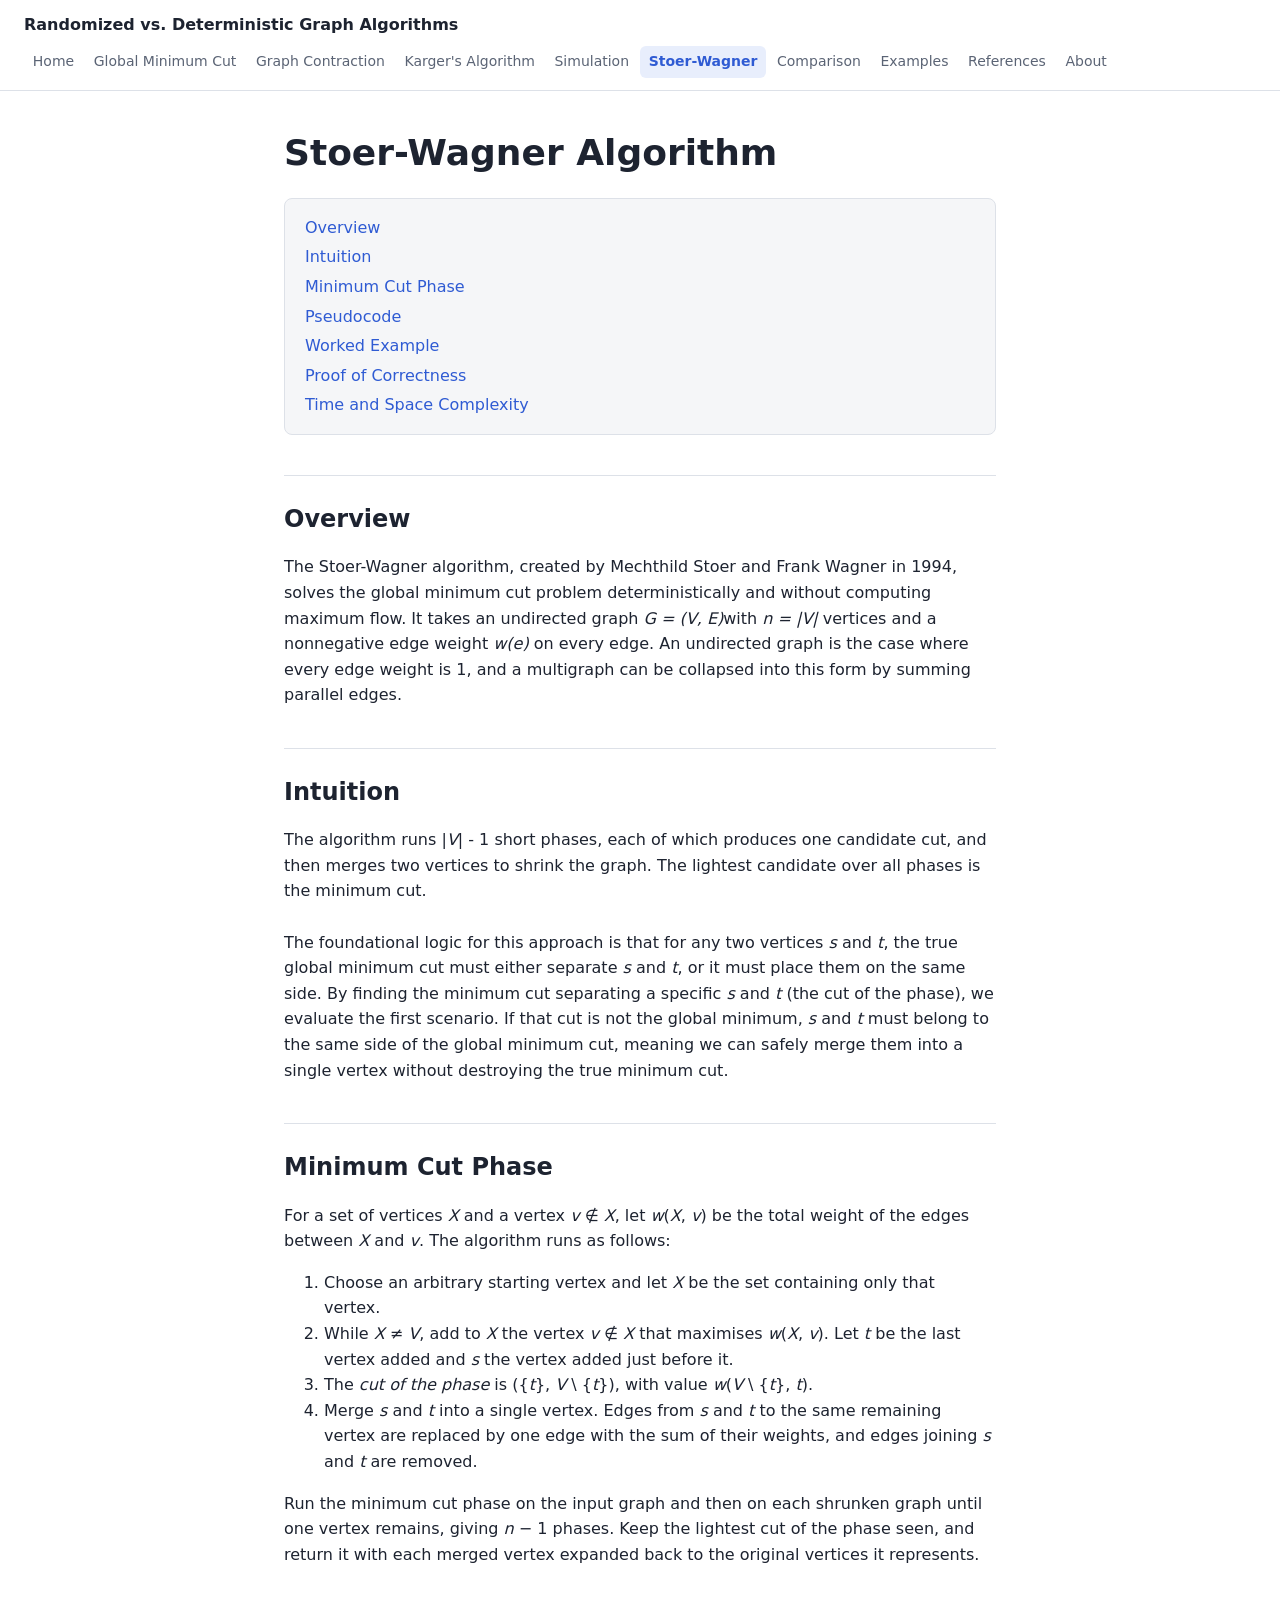
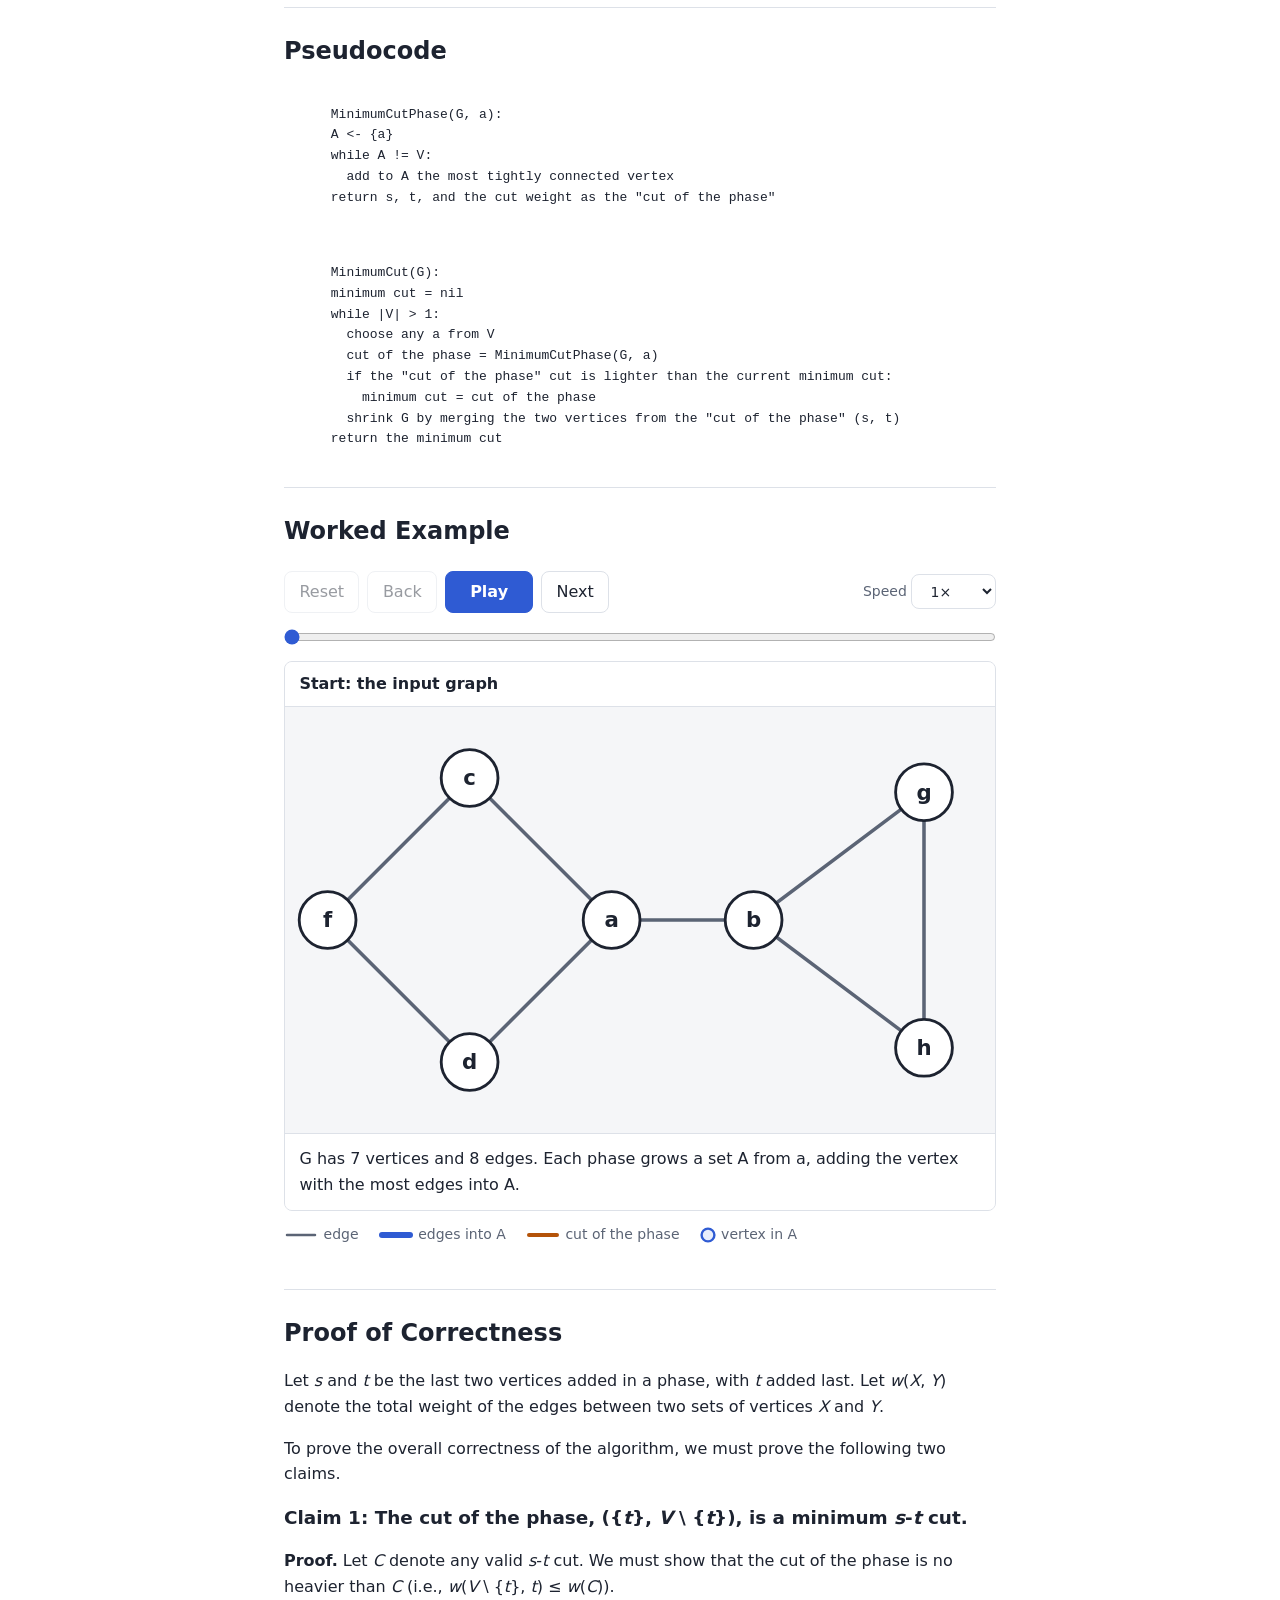
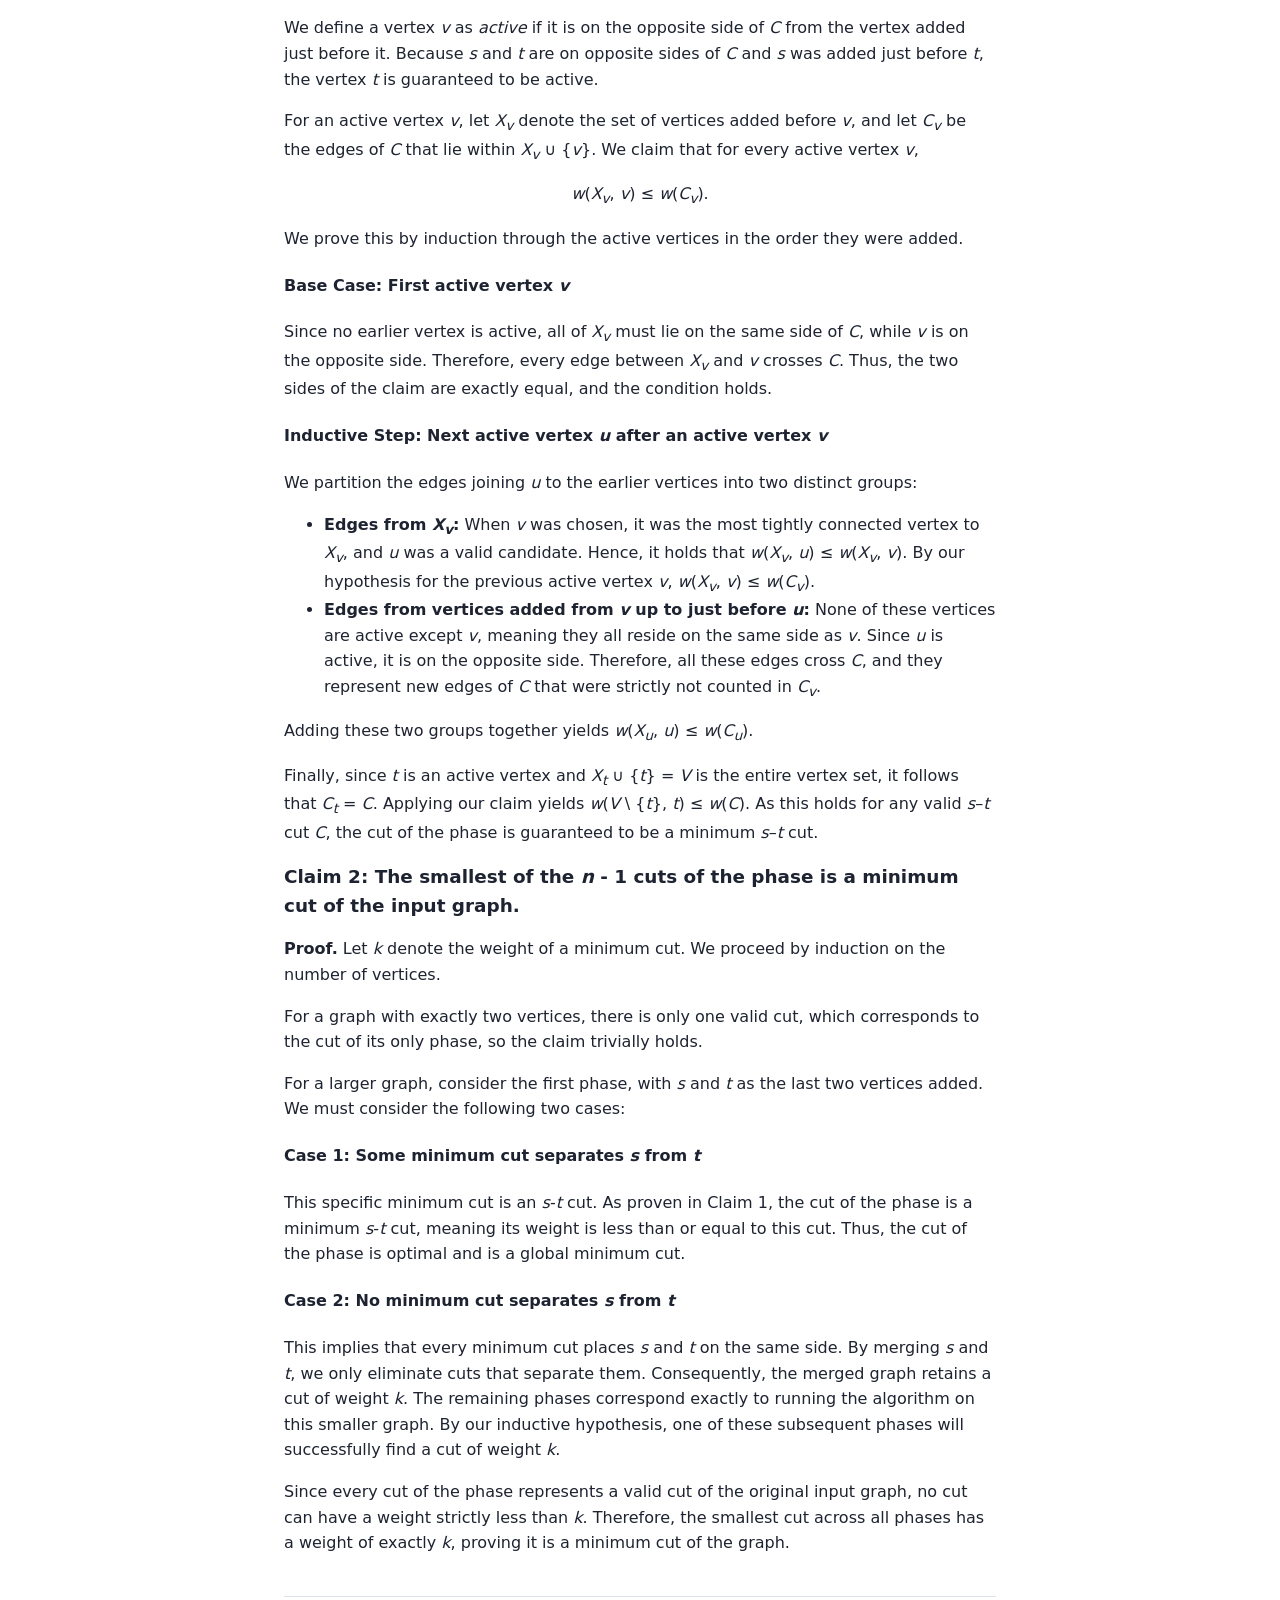
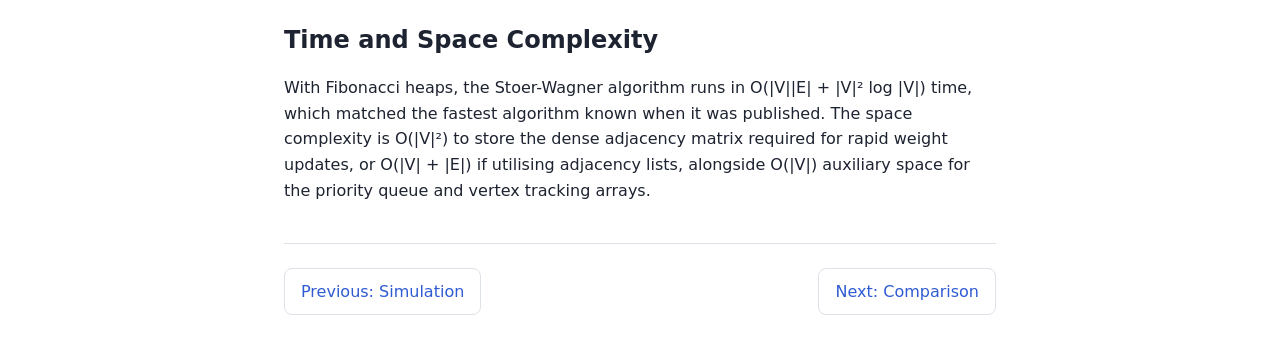
<file: Website/stoer-wagner.html>
<!DOCTYPE html>
<html lang="en">
<head>
  <meta charset="UTF-8">
  <meta name="viewport" content="width=device-width, initial-scale=1.0">
  <title>Stoer-Wagner Algorithm | Randomized vs. Deterministic Graph Algorithms</title>
  <link rel="stylesheet" href="styles.css">
</head>
<body>
  <header>
    <a href="index.html">Randomized vs. Deterministic Graph Algorithms</a>
    <nav aria-label="Main">
      <ul>
        <li><a href="index.html">Home</a></li>
        <li><a href="min-cut.html">Global Minimum Cut</a></li>
        <li><a href="contraction.html">Graph Contraction</a></li>
        <li><a href="karger.html">Karger's Algorithm</a></li>
        <li><a href="simulation.html">Simulation</a></li>
        <li><a href="stoer-wagner.html" aria-current="page">Stoer-Wagner</a></li>
        <li><a href="comparison.html">Comparison</a></li>
        <li><a href="examples.html">Examples</a></li>
        <li><a href="references.html">References</a></li>
        <li><a href="about.html">About</a></li>
      </ul>
    </nav>
  </header>
  <main>
    <h1>Stoer-Wagner Algorithm</h1>
    <nav aria-label="On this page">
      <ul>
        <li><a href="#overview">Overview</a></li>
        <li><a href="#intuition">Intuition</a></li>
        <li><a href="#phase">Minimum Cut Phase</a></li>
        <li><a href="#pseudocode">Pseudocode</a></li>
        <li><a href="#example">Worked Example</a></li>
        <li><a href="#proof">Proof of Correctness</a></li>
        <li><a href="#complexity">Time and Space Complexity</a></li>
      </ul>
    </nav>
    <section id="overview">
      <h2>Overview</h2>
      <p>The Stoer-Wagner algorithm, created by Mechthild Stoer and Frank Wagner in 1994, solves the global minimum cut problem deterministically and without computing maximum flow. It takes an undirected graph <var>G = (V, E)</var>with <var>n = |V|</var> vertices and a nonnegative edge weight <var>w(e)</var> on every edge. An undirected graph is the case where every edge weight is 1, and a multigraph can be collapsed into this form by summing parallel edges.</p>
    </section>
    <section id="intuition">
      <h2>Intuition</h2>
      <p>The algorithm runs |<var>V</var>| - 1 short phases, each of which produces one candidate cut, and then merges two vertices to shrink the graph. The lightest candidate over all phases is the minimum cut. <br><br>The foundational logic for this approach is that for any two vertices <var>s</var> and <var>t</var>, the true global minimum cut must either separate <var>s</var> and <var>t</var>, or it must place them on the same side. By finding the minimum cut separating a specific <var>s</var> and <var>t</var> (the cut of the phase), we evaluate the first scenario. If that cut is not the global minimum, <var>s</var> and <var>t</var> must belong to the same side of the global minimum cut, meaning we can safely merge them into a single vertex without destroying the true minimum cut.</p>
    </section>
    <section id="phase">
      <h2>Minimum Cut Phase</h2>
      <p>For a set of vertices <var>X</var> and a vertex <var>v</var> &notin; <var>X</var>, let <var>w</var>(<var>X</var>, <var>v</var>) be the total weight of the edges between <var>X</var> and <var>v</var>. The algorithm runs as follows:</p>
      <ol>
        <li>Choose an arbitrary starting vertex and let <var>X</var> be the set containing only that vertex.</li>
        <li>While <var>X</var> ≠ <var>V</var>, add to <var>X</var> the vertex <var>v</var> ∉ <var>X</var> that maximises <var>w</var>(<var>X</var>, <var>v</var>). Let <var>t</var> be the last vertex added and <var>s</var> the vertex added just before it.</li>
        <li>The <em>cut of the phase</em> is ({<var>t</var>}, <var>V</var> \ {<var>t</var>}), with value <var>w</var>(<var>V</var> \ {<var>t</var>}, <var>t</var>).</li>
        <li>Merge <var>s</var> and <var>t</var> into a single vertex. Edges from <var>s</var> and <var>t</var> to the same remaining vertex are replaced by one edge with the sum of their weights, and edges joining <var>s</var> and <var>t</var> are removed.</li>
      </ol>

      <p>Run the minimum cut phase on the input graph and then on each shrunken graph until one vertex remains, giving <var>n</var> − 1 phases. Keep the lightest cut of the phase seen, and return it with each merged vertex expanded back to the original vertices it represents.</p>
    </section>
    <section id="pseudocode">
      <h2>Pseudocode</h2>
      <pre><code>
      MinimumCutPhase(G, a):
      A &lt;- {a}
      while A != V:
        add to A the most tightly connected vertex
      return s, t, and the cut weight as the "cut of the phase"
      </code></pre>
      <pre><code>
      MinimumCut(G):
      minimum cut = nil
      while |V| &gt; 1:
        choose any a from V
        cut of the phase = MinimumCutPhase(G, a)
        if the "cut of the phase" cut is lighter than the current minimum cut:
          minimum cut = cut of the phase
        shrink G by merging the two vertices from the "cut of the phase" (s, t)
      return the minimum cut</code></pre>
    </section>
    <section id="example">
      <h2>Worked Example</h2>
      <figure class="graph-animation" data-kind="stoer-wagner" data-source="problem1">
        <noscript>This animation needs JavaScript.</noscript>
      </figure>
    </section>
   <section id="proof">
      <h2>Proof of Correctness</h2>
      <p>Let <var>s</var> and <var>t</var> be the last two vertices added in a phase, with <var>t</var> added last. Let <var>w</var>(<var>X</var>, <var>Y</var>) denote the total weight of the edges between two sets of vertices <var>X</var> and <var>Y</var>.</p>
      <p>To prove the overall correctness of the algorithm, we must prove the following two claims.</p>

      <h3>Claim 1: The cut of the phase, ({<var>t</var>}, <var>V</var> \ {<var>t</var>}), is a minimum <var>s</var>-<var>t</var> cut.</h3>
      <p><strong>Proof.</strong> Let <var>C</var> denote any valid <var>s</var>-<var>t</var> cut. We must show that the cut of the phase is no heavier than <var>C</var> (i.e., <var>w</var>(<var>V</var> \ {<var>t</var>}, <var>t</var>) &leq; <var>w</var>(<var>C</var>)).</p>
      <p>We define a vertex <var>v</var> as <em>active</em> if it is on the opposite side of <var>C</var> from the vertex added just before it. Because <var>s</var> and <var>t</var> are on opposite sides of <var>C</var> and <var>s</var> was added just before <var>t</var>, the vertex <var>t</var> is guaranteed to be active.</p>
      <p>For an active vertex <var>v</var>, let <var>X</var><sub><var>v</var></sub> denote the set of vertices added before <var>v</var>, and let <var>C</var><sub><var>v</var></sub> be the edges of <var>C</var> that lie within <var>X</var><sub><var>v</var></sub> &cup; {<var>v</var>}. We claim that for every active vertex <var>v</var>,</p>
      <p style="text-align: center;"><var>w</var>(<var>X</var><sub><var>v</var></sub>, <var>v</var>) &leq; <var>w</var>(<var>C</var><sub><var>v</var></sub>).</p>
      <p>We prove this by induction through the active vertices in the order they were added.</p>

      <h4>Base Case: First active vertex <var>v</var></h4>
      <p>Since no earlier vertex is active, all of <var>X</var><sub><var>v</var></sub> must lie on the same side of <var>C</var>, while <var>v</var> is on the opposite side. Therefore, every edge between <var>X</var><sub><var>v</var></sub> and <var>v</var> crosses <var>C</var>. Thus, the two sides of the claim are exactly equal, and the condition holds.</p>

      <h4>Inductive Step: Next active vertex <var>u</var> after an active vertex <var>v</var></h4>
      <p>We partition the edges joining <var>u</var> to the earlier vertices into two distinct groups:</p>
      <ul>
        <li><strong>Edges from <var>X</var><sub><var>v</var></sub>:</strong> When <var>v</var> was chosen, it was the most tightly connected vertex to <var>X</var><sub><var>v</var></sub>, and <var>u</var> was a valid candidate. Hence, it holds that <var>w</var>(<var>X</var><sub><var>v</var></sub>, <var>u</var>) &leq; <var>w</var>(<var>X</var><sub><var>v</var></sub>, <var>v</var>). By our hypothesis for the previous active vertex <var>v</var>, <var>w</var>(<var>X</var><sub><var>v</var></sub>, <var>v</var>) &leq; <var>w</var>(<var>C</var><sub><var>v</var></sub>).</li>
        <li><strong>Edges from vertices added from <var>v</var> up to just before <var>u</var>:</strong> None of these vertices are active except <var>v</var>, meaning they all reside on the same side as <var>v</var>. Since <var>u</var> is active, it is on the opposite side. Therefore, all these edges cross <var>C</var>, and they represent new edges of <var>C</var> that were strictly not counted in <var>C</var><sub><var>v</var></sub>.</li>
      </ul>
      <p>Adding these two groups together yields <var>w</var>(<var>X</var><sub><var>u</var></sub>, <var>u</var>) &leq; <var>w</var>(<var>C</var><sub><var>u</var></sub>).</p>
      <p>Finally, since <var>t</var> is an active vertex and <var>X</var><sub><var>t</var></sub> &cup; {<var>t</var>} = <var>V</var> is the entire vertex set, it follows that <var>C</var><sub><var>t</var></sub> = <var>C</var>. Applying our claim yields <var>w</var>(<var>V</var> \ {<var>t</var>}, <var>t</var>) &leq; <var>w</var>(<var>C</var>). As this holds for any valid <var>s</var>–<var>t</var> cut <var>C</var>, the cut of the phase is guaranteed to be a minimum <var>s</var>–<var>t</var> cut.</p>

      <h3>Claim 2: The smallest of the <var>n</var> - 1 cuts of the phase is a minimum cut of the input graph.</h3>
      <p><strong>Proof.</strong> Let <var>k</var> denote the weight of a minimum cut. We proceed by induction on the number of vertices.</p>
      <p>For a graph with exactly two vertices, there is only one valid cut, which corresponds to the cut of its only phase, so the claim trivially holds.</p>
      <p>For a larger graph, consider the first phase, with <var>s</var> and <var>t</var> as the last two vertices added. We must consider the following two cases:</p>

      <h4>Case 1: Some minimum cut separates <var>s</var> from <var>t</var></h4>
      <p>This specific minimum cut is an <var>s</var>-<var>t</var> cut. As proven in Claim 1, the cut of the phase is a minimum <var>s</var>-<var>t</var> cut, meaning its weight is less than or equal to this cut. Thus, the cut of the phase is optimal and is a global minimum cut.</p>

      <h4>Case 2: No minimum cut separates <var>s</var> from <var>t</var></h4>
      <p>This implies that every minimum cut places <var>s</var> and <var>t</var> on the same side. By merging <var>s</var> and <var>t</var>, we only eliminate cuts that separate them. Consequently, the merged graph retains a cut of weight <var>k</var>. The remaining phases correspond exactly to running the algorithm on this smaller graph. By our inductive hypothesis, one of these subsequent phases will successfully find a cut of weight <var>k</var>.</p>
      <p>Since every cut of the phase represents a valid cut of the original input graph, no cut can have a weight strictly less than <var>k</var>. Therefore, the smallest cut across all phases has a weight of exactly <var>k</var>, proving it is a minimum cut of the graph.</p>
    </section>
    <section id="complexity">
      <h2>Time and Space Complexity</h2>
      <p>With Fibonacci heaps, the Stoer-Wagner algorithm runs in O(|V||E| + |V|² log |V|) time, which matched the fastest algorithm known when it was published. The space complexity is O(|V|²) to store the dense adjacency matrix required for rapid weight updates, or O(|V| + |E|) if utilising adjacency lists, alongside O(|V|) auxiliary space for the priority queue and vertex tracking arrays.</p>
    </section>
  </main>
  <footer>
    <nav aria-label="Pagination">
      <a href="simulation.html" rel="prev">Previous: Simulation</a>
      <a href="comparison.html" rel="next">Next: Comparison</a>
    </nav>
  </footer>
  <script src="problem-1.js"></script>
  <script src="graph-animation.js"></script>
</body>
</html>
</file>
<file: Website/styles.css>
:root {
  --bg: #ffffff;
  --surface: #f5f6f8;
  --text: #1d2330;
  --muted: #5b6475;
  --border: #dde1e8;
  --accent: #2f5bd3;
  --accent-soft: #e8eefc;
}

@media (prefers-color-scheme: dark) {
  :root {
    --bg: #14171d;
    --surface: #1c2029;
    --text: #e6e9ef;
    --muted: #9aa3b2;
    --border: #2c3240;
    --accent: #7c9cf5;
    --accent-soft: #232c45;
  }
}

* {
  box-sizing: border-box;
}

html {
  scroll-behavior: smooth;
}

body {
  margin: 0;
  font-family: system-ui, -apple-system, "Segoe UI", Roboto, sans-serif;
  line-height: 1.6;
  color: var(--text);
  background: var(--bg);
}

a {
  color: var(--accent);
  text-decoration: none;
}

a:hover {
  text-decoration: underline;
}

nav ul {
  list-style: none;
  margin: 0;
  padding: 0;
}

header {
  position: sticky;
  top: 0;
  z-index: 10;
  display: flex;
  flex-wrap: wrap;
  align-items: center;
  justify-content: space-between;
  gap: 0.5rem 1.5rem;
  padding: 0.75rem 1.5rem;
  background: var(--bg);
  border-bottom: 1px solid var(--border);
}

header > a {
  font-weight: 700;
  color: var(--text);
}

header > a:hover {
  text-decoration: none;
}

header nav ul {
  display: flex;
  flex-wrap: wrap;
  gap: 0.125rem;
}

header nav a {
  display: block;
  padding: 0.3rem 0.55rem;
  border-radius: 6px;
  font-size: 0.875rem;
  color: var(--muted);
}

header nav a:hover {
  color: var(--text);
  background: var(--surface);
  text-decoration: none;
}

header nav a[aria-current="page"] {
  color: var(--accent);
  background: var(--accent-soft);
  font-weight: 600;
}

main,
footer {
  max-width: 760px;
  margin: 0 auto;
  padding: 0 1.5rem;
}

main {
  padding-top: 2.5rem;
}

h1 {
  margin: 0 0 1.5rem;
  font-size: 2.25rem;
  line-height: 1.2;
}

h2 {
  margin: 0 0 0.75rem;
  font-size: 1.5rem;
}

h3 {
  margin: 0 0 0.5rem;
  font-size: 1.15rem;
}

main > nav {
  margin-bottom: 2.5rem;
  padding: 1rem 1.25rem;
  background: var(--surface);
  border: 1px solid var(--border);
  border-radius: 8px;
}

main > nav ul {
  display: grid;
  gap: 0.25rem;
}

section {
  scroll-margin-top: 6rem;
}

main > section {
  min-height: 6rem;
  padding: 1.5rem 0;
  border-top: 1px solid var(--border);
}

section section {
  margin-top: 1rem;
  padding-left: 1rem;
  border-left: 3px solid var(--border);
}

footer {
  padding-bottom: 3rem;
}

footer nav {
  display: flex;
  justify-content: space-between;
  gap: 1rem;
  padding-top: 1.5rem;
  border-top: 1px solid var(--border);
}

footer a {
  padding: 0.6rem 1rem;
  border: 1px solid var(--border);
  border-radius: 8px;
}

footer a:hover {
  background: var(--surface);
  text-decoration: none;
}

footer a[rel="next"] {
  margin-left: auto;
  text-align: right;
}

@media (max-width: 720px) {
  header {
    position: static;
    padding: 0.75rem 1rem;
  }

  main,
  footer {
    padding-left: 1rem;
    padding-right: 1rem;
  }

  h1 {
    font-size: 1.75rem;
  }
}

:root {
  --ga-cut: #b45309;
  --ga-ok: #15803d;
  --ga-fail: #c62828;
}

@media (prefers-color-scheme: dark) {
  :root {
    --ga-cut: #f59e0b;
    --ga-ok: #4ade80;
    --ga-fail: #f87171;
  }
}

.graph-animation {
  margin: 1.25rem 0;
}

.ga-variants {
  display: flex;
  flex-wrap: wrap;
  gap: 0.5rem 1.5rem;
  margin: 0 0 1rem;
  padding: 0.6rem 0.9rem;
  border: 1px solid var(--border);
  border-radius: 8px;
}

.ga-variants legend {
  padding: 0 0.35rem;
  font-size: 0.875rem;
  color: var(--muted);
}

.ga-variants label {
  cursor: pointer;
}

.ga-input {
  display: block;
  width: 100%;
  margin-bottom: 0.75rem;
  padding: 0.6rem 0.9rem;
  font: inherit;
  font-family: ui-monospace, SFMono-Regular, Menlo, Consolas, monospace;
  color: var(--text);
  background: var(--bg);
  border: 1px solid var(--border);
  border-radius: 8px;
  resize: vertical;
}

.ga-error {
  color: var(--ga-fail);
}

.ga-error:empty {
  display: none;
}

.ga-controls {
  display: flex;
  flex-wrap: wrap;
  align-items: center;
  gap: 0.5rem;
}

.ga-controls button,
.ga-controls select {
  padding: 0.45rem 0.9rem;
  font: inherit;
  color: var(--text);
  background: var(--bg);
  border: 1px solid var(--border);
  border-radius: 8px;
  cursor: pointer;
}

.ga-controls button:hover:not(:disabled) {
  background: var(--surface);
}

.ga-controls button:disabled {
  opacity: 0.45;
  cursor: default;
}

.ga-controls .ga-play,
.ga-controls .ga-play:hover:not(:disabled) {
  min-width: 5.5rem;
  font-weight: 600;
  color: var(--bg);
  background: var(--accent);
  border-color: var(--accent);
}

.ga-controls label {
  margin-left: auto;
  font-size: 0.875rem;
  color: var(--muted);
}

.ga-scrub {
  display: block;
  width: 100%;
  margin: 1rem 0 0;
  accent-color: var(--accent);
}

.ga-panel {
  margin-top: 1rem;
  overflow: hidden;
  background: var(--surface);
  border: 1px solid var(--border);
  border-radius: 8px;
}

.ga-title {
  padding: 0.6rem 0.9rem;
  font-weight: 600;
  background: var(--bg);
  border-bottom: 1px solid var(--border);
}

.ga-svg {
  display: block;
  width: 100%;
  height: auto;
}

.ga-caption {
  display: grid;
  padding: 0.75rem 0.9rem;
  background: var(--bg);
  border-top: 1px solid var(--border);
}

.ga-caption > * {
  grid-area: 1 / 1;
  margin: 0;
}

.ga-caption span {
  visibility: hidden;
}

.ga-edge {
  fill: none;
  stroke: var(--muted);
  stroke-width: 2.5;
  stroke-linecap: round;
  transition: stroke 0.25s, stroke-width 0.25s;
}

.ga-edge.is-parallel {
  stroke: var(--accent);
}

.ga-edge.is-cut {
  stroke: var(--ga-cut);
  stroke-width: 4;
}

.ga-edge.is-chosen {
  stroke: var(--accent);
  stroke-width: 6;
}

.ga-edge.is-loop {
  stroke: var(--accent);
  stroke-width: 4;
  stroke-dasharray: 5 6;
}

.ga-edge.is-cut.is-chosen {
  stroke: var(--ga-fail);
}

.ga-node rect {
  fill: var(--bg);
  stroke: var(--text);
  stroke-width: 2;
  transition: stroke 0.25s, fill 0.25s;
}

.ga-node text {
  fill: var(--text);
  font-size: 15px;
  font-weight: 600;
  text-anchor: middle;
}

.ga-node.is-lit rect {
  fill: var(--accent-soft);
  stroke: var(--accent);
  stroke-width: 3;
}

.ga-overlay {
  opacity: 0;
  transition: opacity 0.3s;
}

.ga-overlay.is-shown {
  opacity: 1;
}

.ga-overlay.is-ok {
  color: var(--ga-ok);
}

.ga-overlay.is-fail {
  color: var(--ga-fail);
}

.ga-overlay line {
  stroke: currentColor;
  stroke-width: 2;
  stroke-dasharray: 7 6;
}

.ga-overlay text {
  fill: currentColor;
  font-size: 13px;
  font-weight: 600;
  text-anchor: middle;
}

.ga-legend {
  display: flex;
  flex-wrap: wrap;
  gap: 0.4rem 1.25rem;
  margin: 0.75rem 0 0;
  padding: 0;
  list-style: none;
  font-size: 0.875rem;
  color: var(--muted);
}

.ga-legend svg {
  margin-right: 0.35rem;
  vertical-align: middle;
}

@media (prefers-reduced-motion: reduce) {
  .ga-edge,
  .ga-node rect,
  .ga-overlay {
    transition: none;
  }
}

.problem h3 {
  margin-top: 2.25rem;
  scroll-margin-top: 6rem;
}

.problem h4 {
  margin: 1.75rem 0 0.5rem;
  font-size: 1rem;
  scroll-margin-top: 6rem;
}

.problem sub,
.problem sup {
  line-height: 0;
  white-space: nowrap;
}

.hat {
  position: relative;
}

.hat::after {
  content: "\02C6";
  position: absolute;
  top: -0.36em;
  left: 0;
  right: 0;
  font-style: normal;
  text-align: center;
}

.math {
  padding: 0.15rem 0;
  overflow-x: auto;
  overflow-y: hidden;
  text-align: center;
}

.boxed {
  display: inline-block;
  padding: 0.4rem 0.9rem;
  border: 1px solid var(--text);
  border-radius: 6px;
}

.callout {
  margin: 1.25rem 0;
  padding: 0.9rem 1.1rem;
  background: var(--surface);
  border: 1px solid var(--border);
  border-radius: 8px;
}

.callout > :first-child {
  margin-top: 0;
}

.callout > :last-child {
  margin-bottom: 0;
}

.callout details {
  margin-top: 0.6rem;
}

.callout summary {
  font-weight: 600;
  color: var(--accent);
  cursor: pointer;
}

.table-scroll {
  margin: 1rem 0;
  overflow-x: auto;
}

.problem table {
  width: 100%;
  border-collapse: collapse;
  background: var(--bg);
}

.problem th,
.problem td {
  padding: 0.5rem;
  text-align: left;
  border: 1px solid var(--border);
}

.problem thead th {
  background: var(--surface);
}

.problem .compact th,
.problem .compact td {
  white-space: nowrap;
}
</file>
